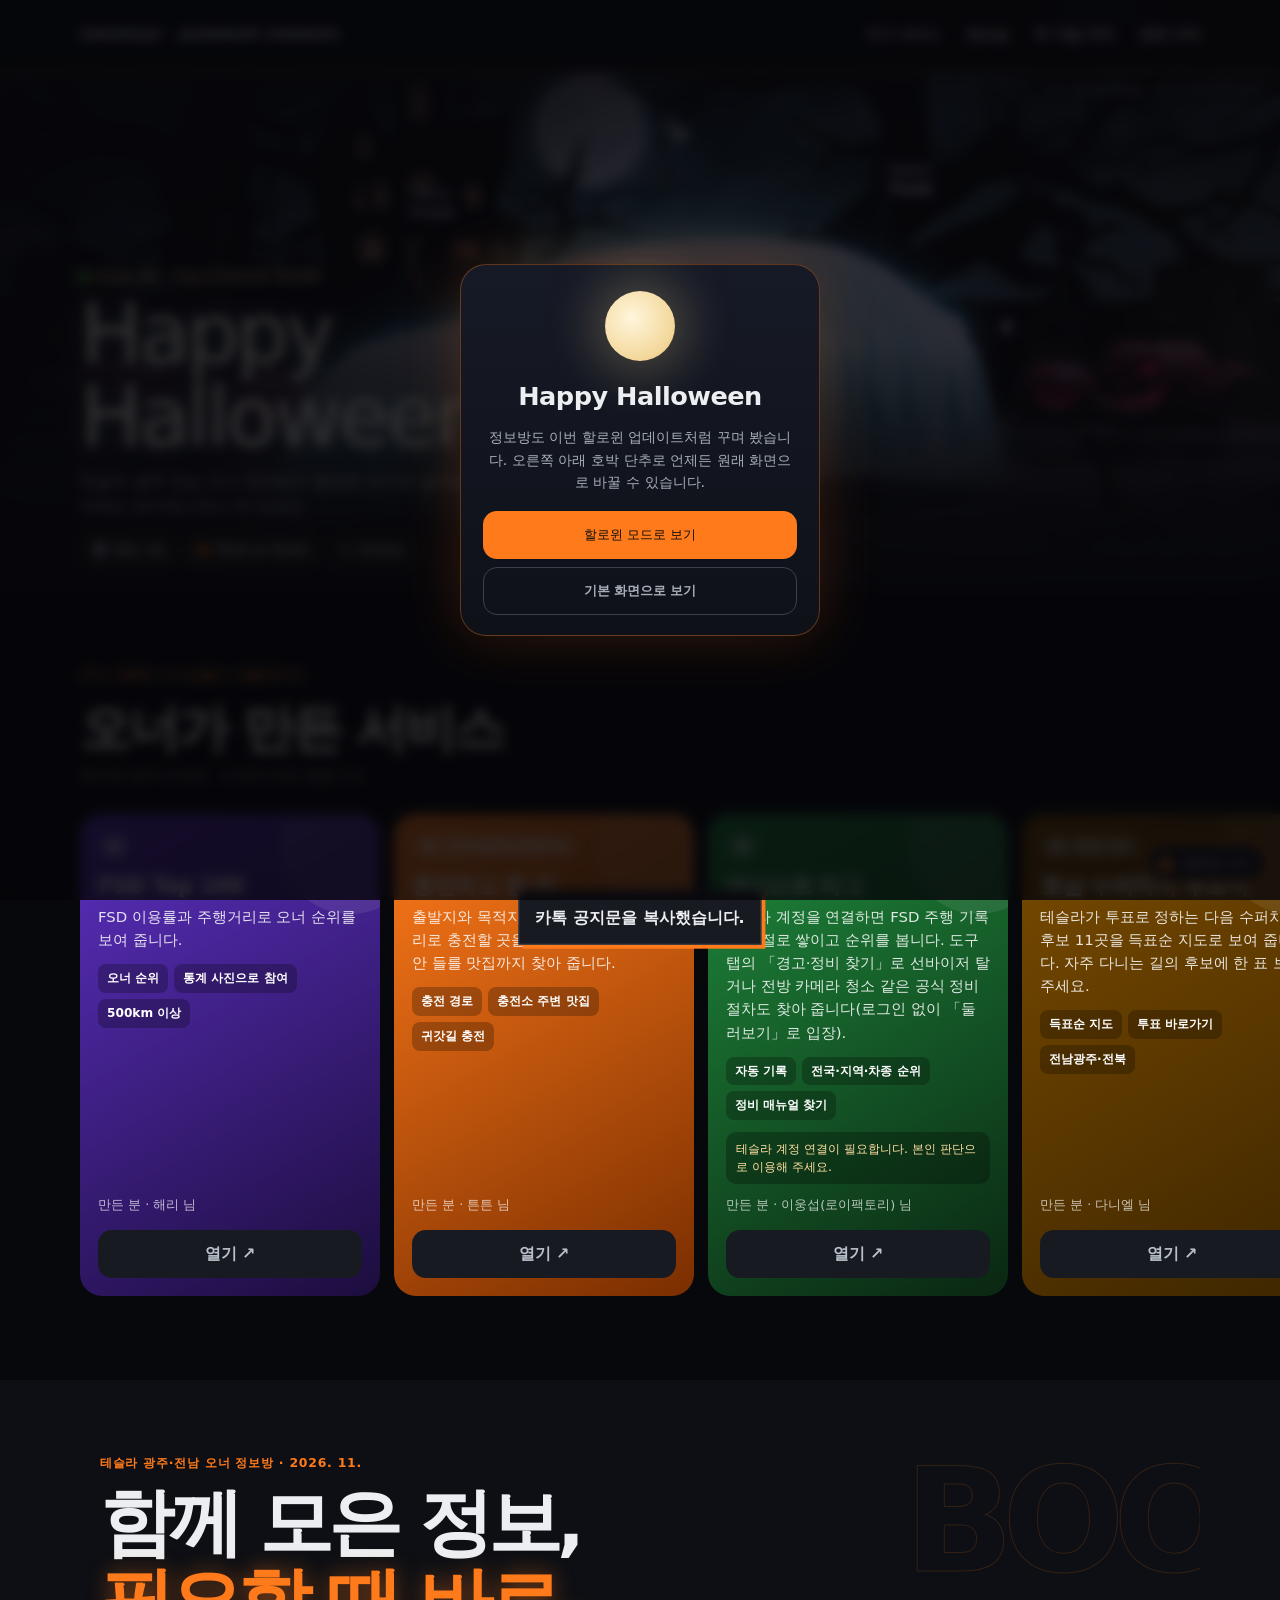
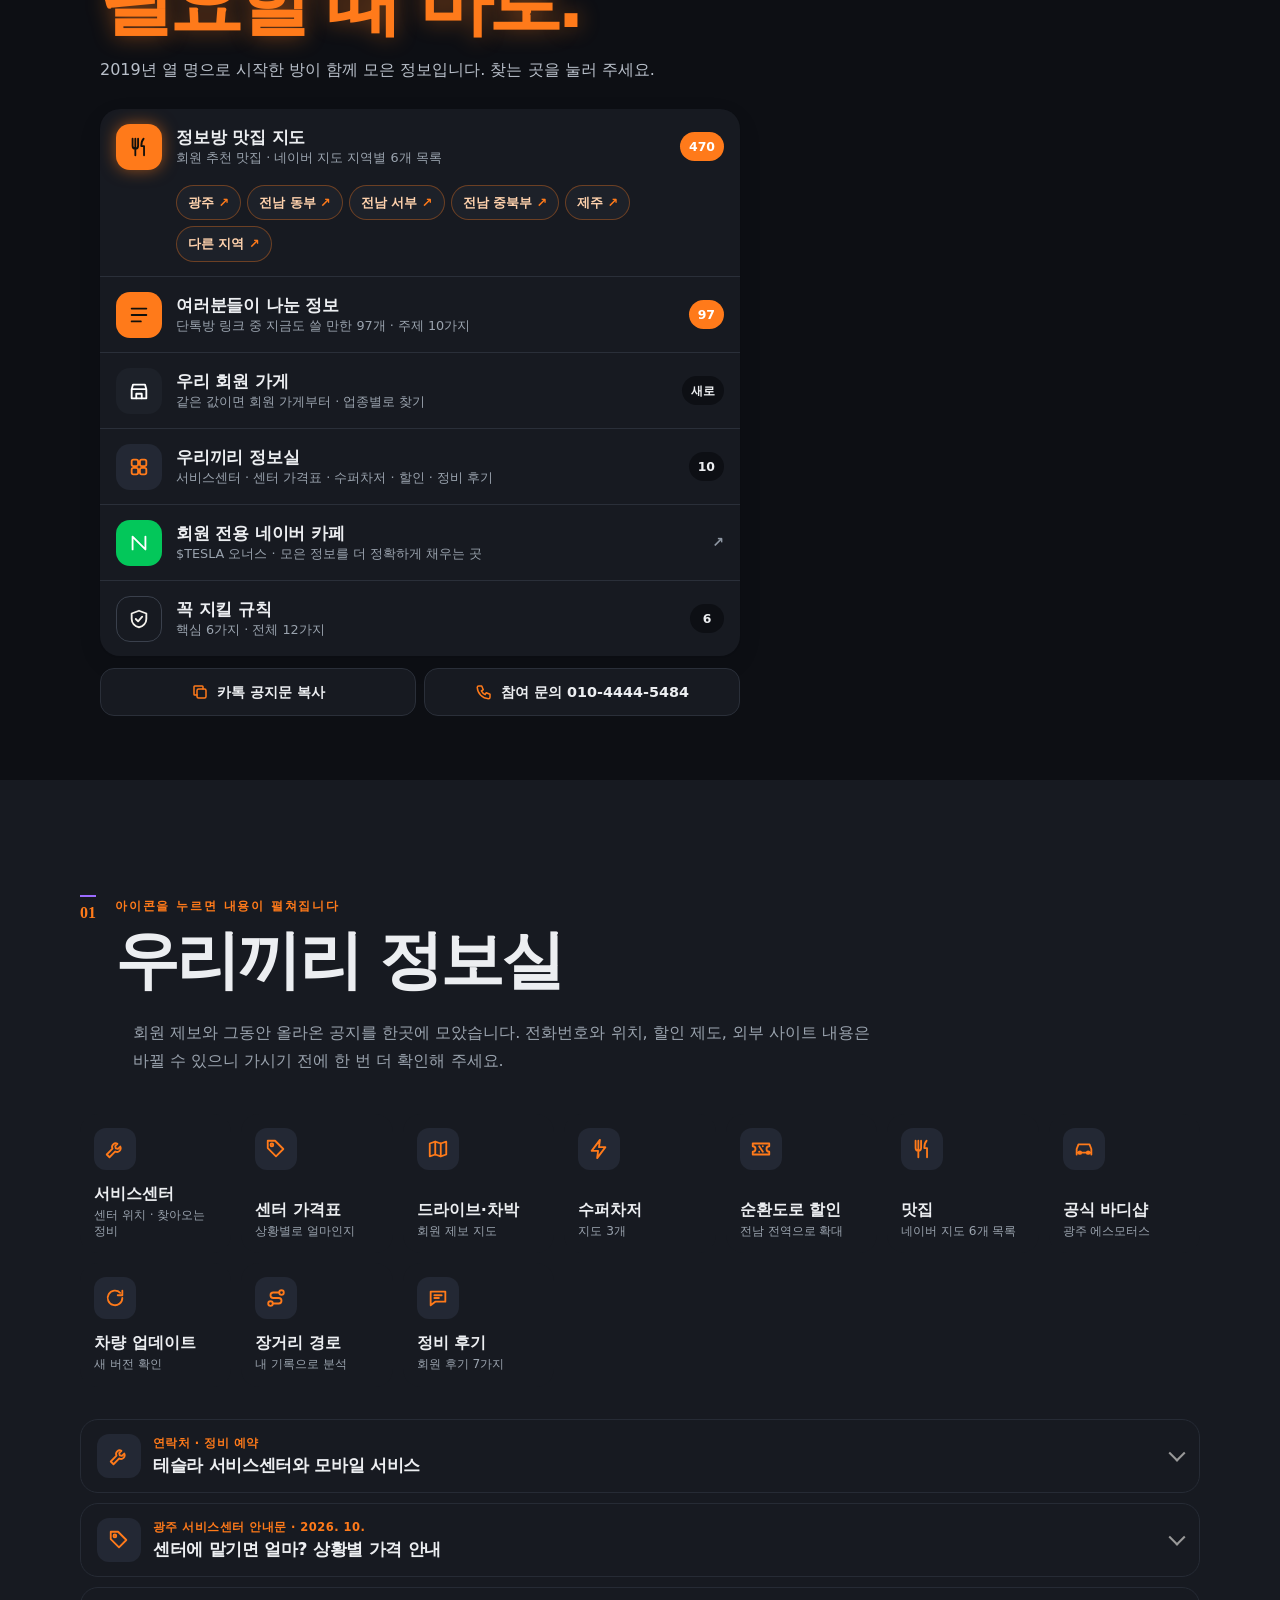
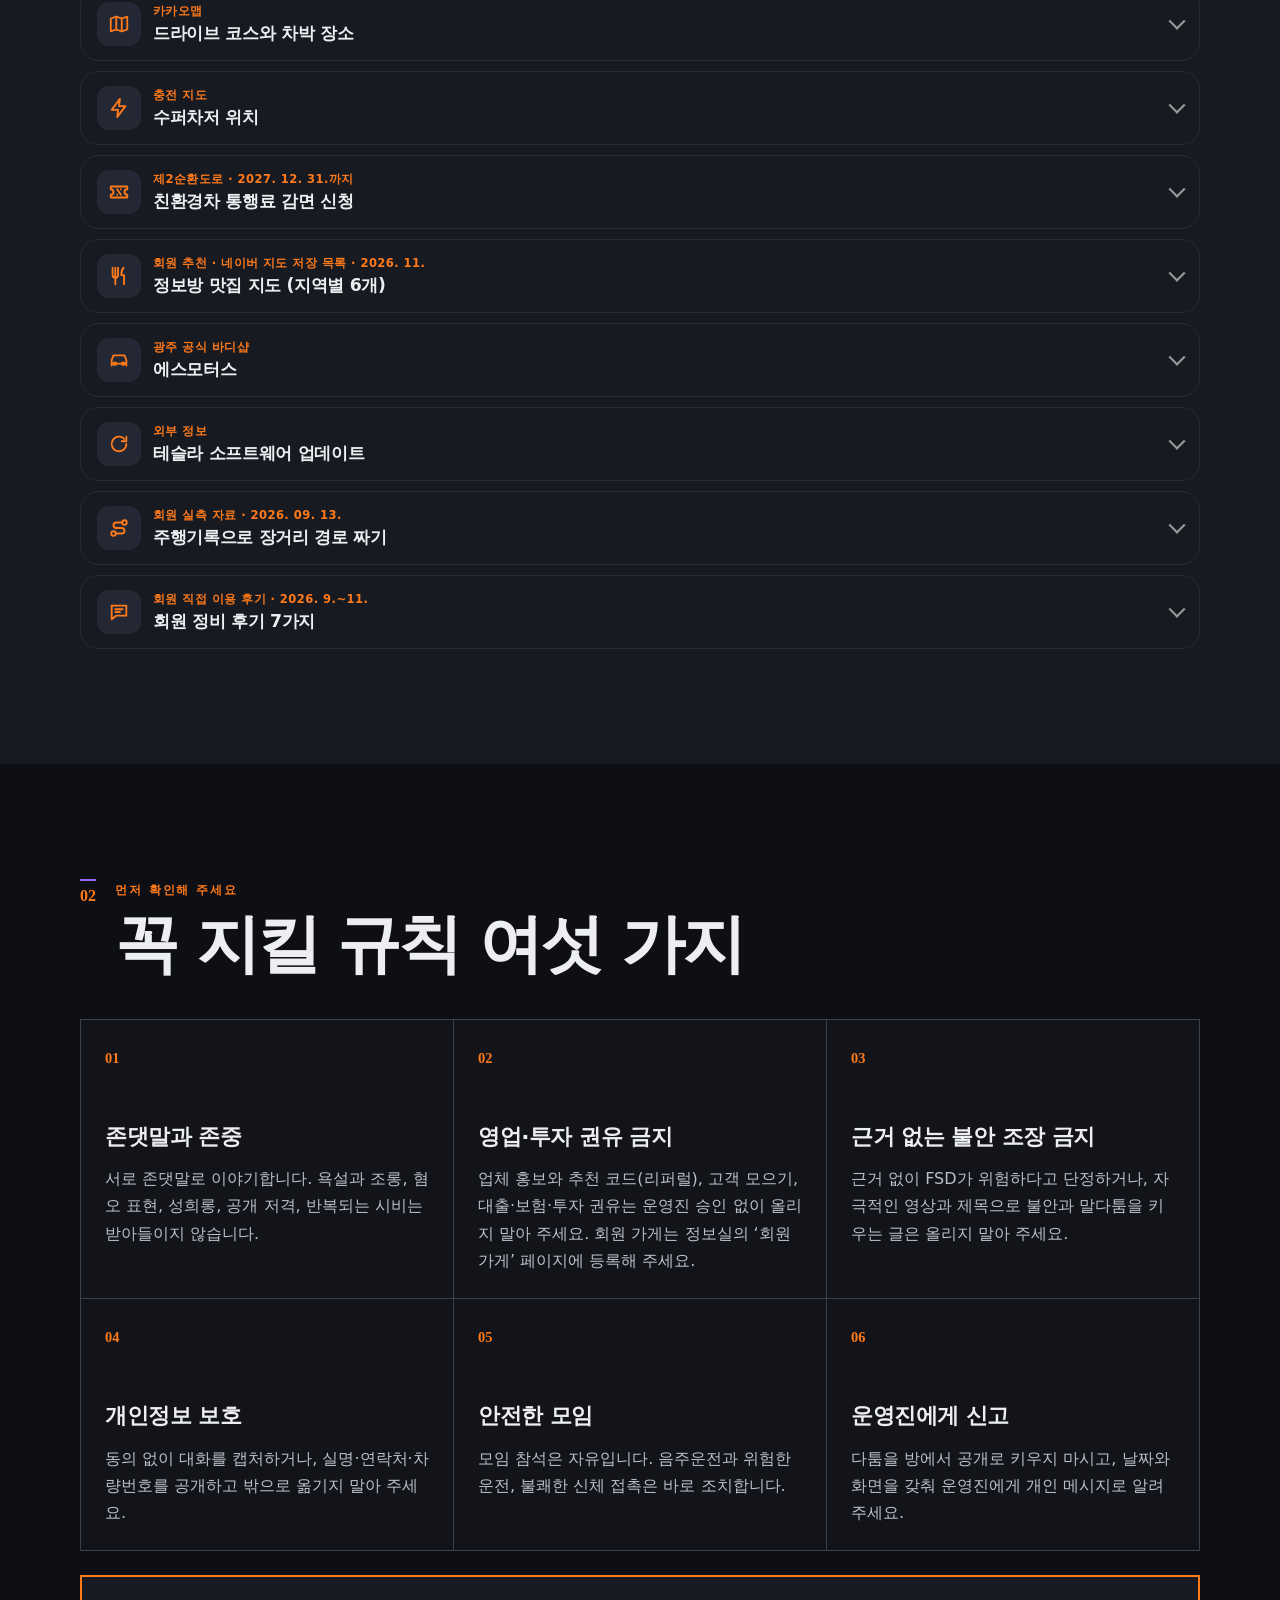
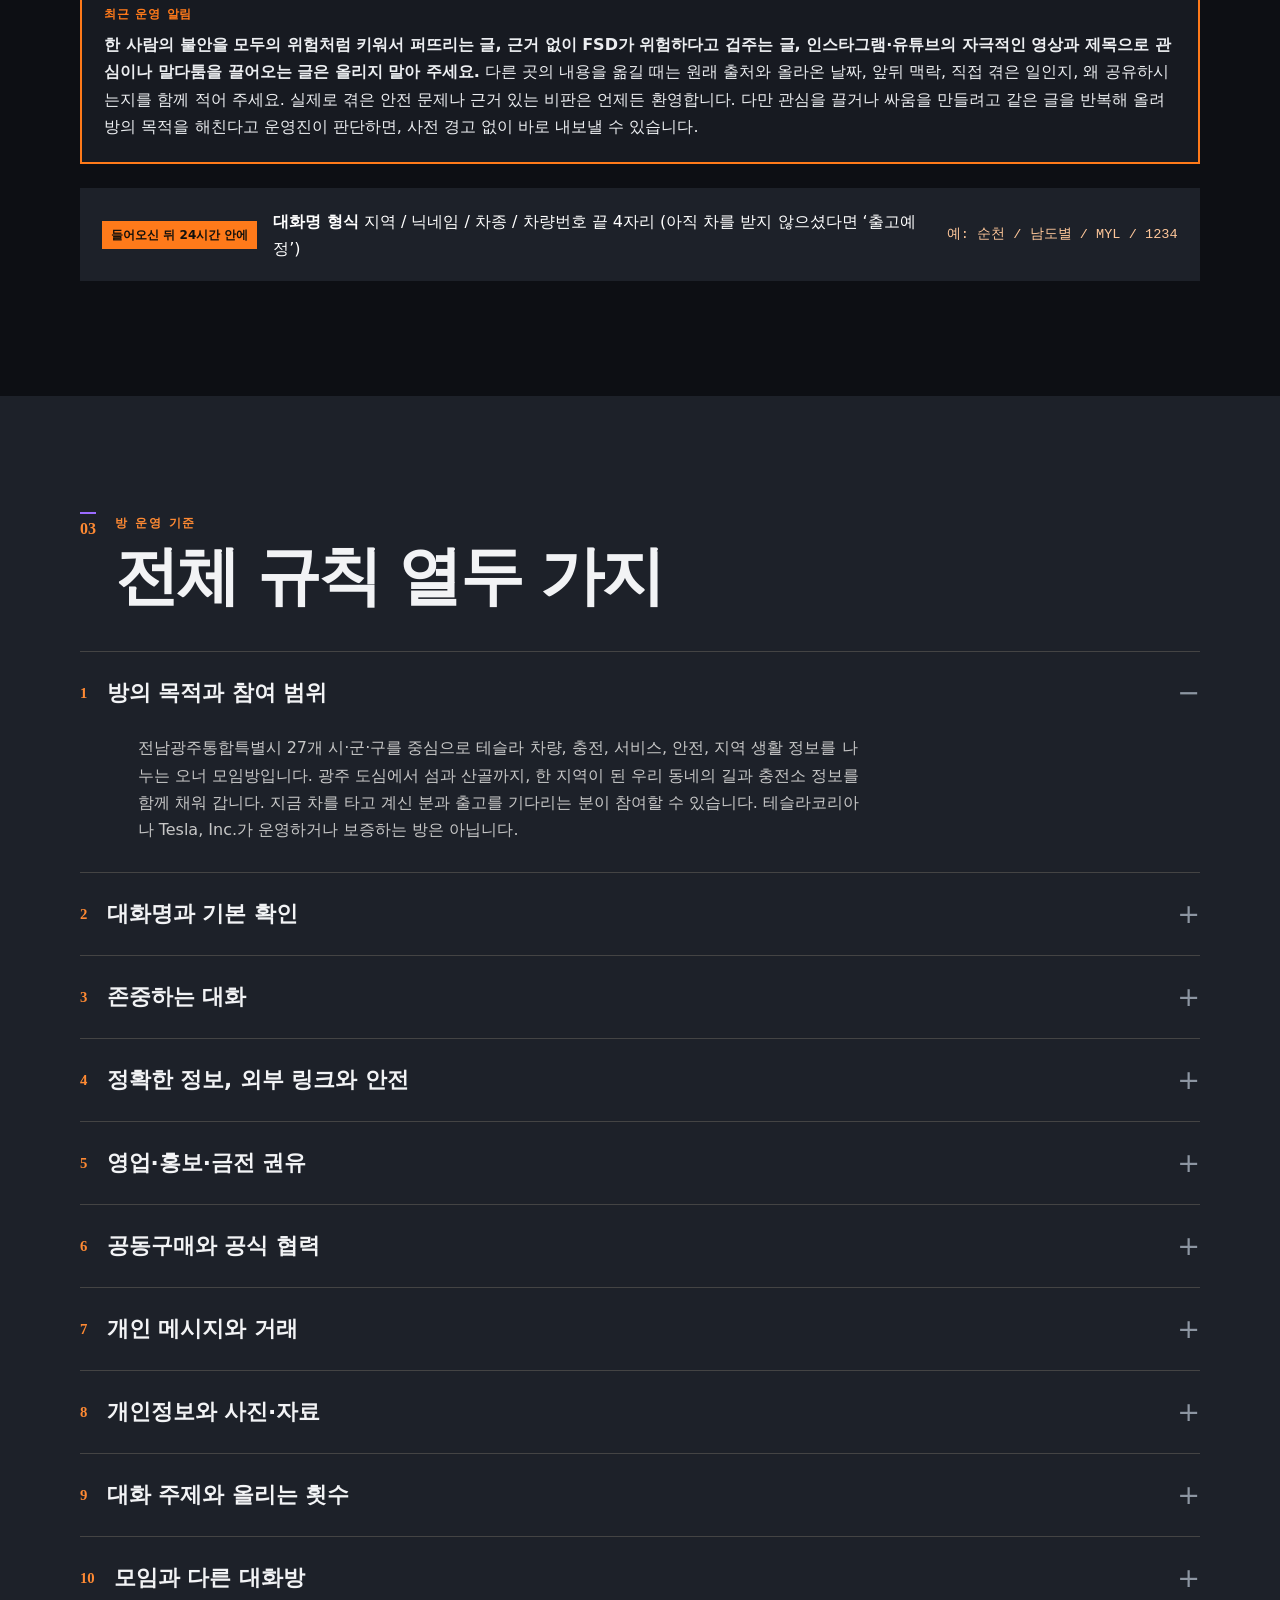
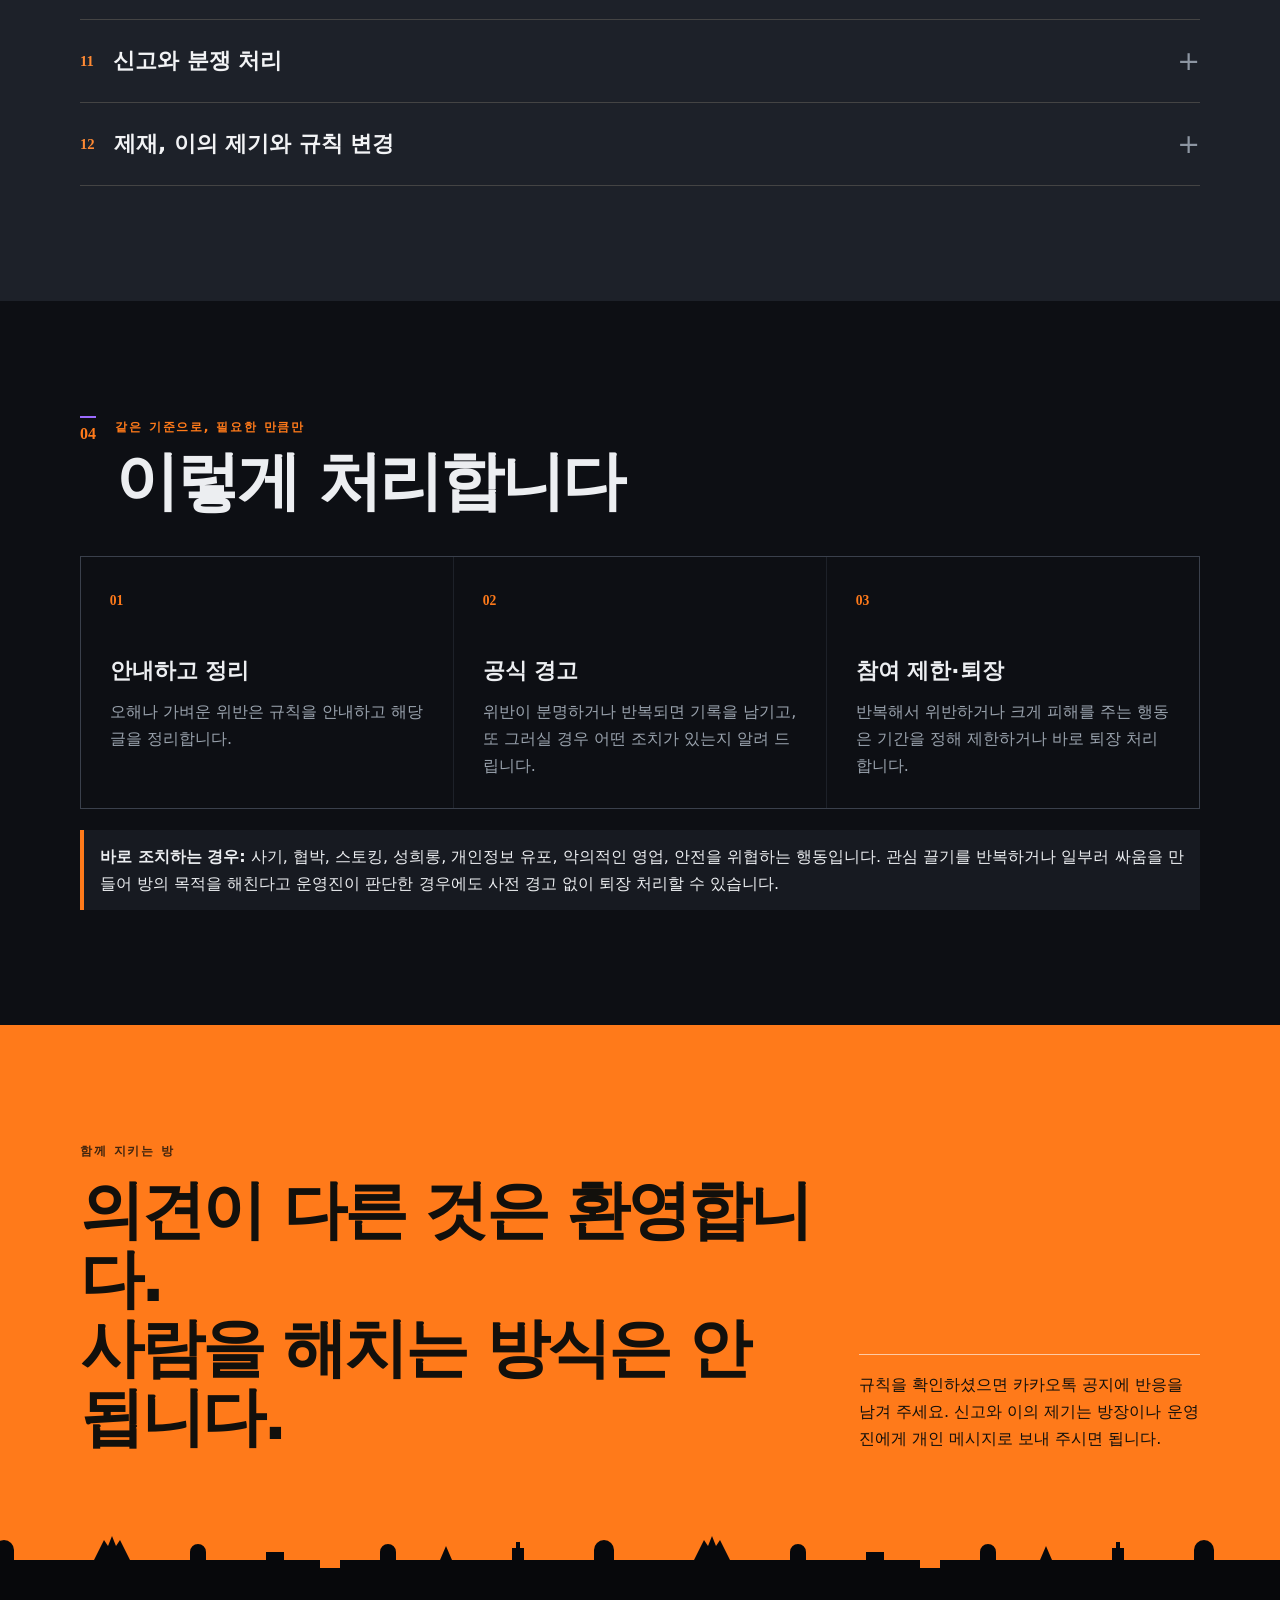
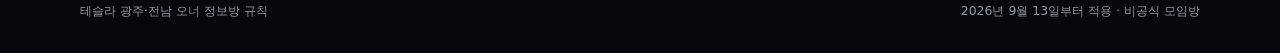
<file: index.html>
<!doctype html>
<html lang="ko">
<head>
  <meta charset="utf-8">
  <meta name="viewport" content="width=device-width, initial-scale=1">
  <meta name="theme-color" content="#111111">
  <meta name="robots" content="noindex, nofollow, noarchive">
  <meta name="description" content="테슬라 광주·전남 오너들이 함께 모은 생활 정보와 방 규칙">
  <title>테슬라 광주·전남 오너 정보방</title>
  <link rel="icon" type="image/svg+xml" href="data:image/svg+xml,%3Csvg xmlns='http://www.w3.org/2000/svg' viewBox='0 0 64 64'%3E%3Crect width='64' height='64' rx='16' fill='%23111'/%3E%3Cpath d='M35 7 17 36h13l-2 21 19-31H34z' fill='%23e82127'/%3E%3C/svg%3E">
  <link id="theme-css" rel="stylesheet" href="halloween.css?v=1105" data-base="styles.css?v=1105" data-hw="halloween.css?v=1105">
  <link rel="stylesheet" href="halloween-fx.css?v=1105">
  <script src="theme.js?v=1105"></script>
</head>
<body>
  <a class="skip-link" href="#main">본문으로 바로가기</a>

  <header class="site-header">
    <a class="brand" href="#top" aria-label="맨 위로 이동">
      <span>GWANGJU · JEONNAM OWNERS</span>
    </a>
    <nav aria-label="주요 메뉴">
      <a href="#apps">오너 서비스</a>
      <a href="#info">정보실</a>
      <a href="#quick">꼭 지킬 규칙</a>
      <a href="#rules">전체 규칙</a>
    </nav>
  </header>

  <main id="main">
    <section class="hw-hero" aria-label="할로윈 모드">
      <video class="hw-hero-media" src="hero-halloween.mp4?v=1105" poster="hero-halloween-poster.jpg?v=1105" autoplay muted loop playsinline preload="auto" aria-label="번개 치는 유령의 집과 보름달 아래 묘지에서 유령 시트를 뒤집어쓴 차"></video>
      <div class="hw-hero-copy">
        <p class="hw-hero-tag"><span class="hw-ok"></span>2026.38 · HALLOWEEN MODE</p>
        <p class="hw-hero-title" role="heading" aria-level="2">Happy Halloween</p>
        <p class="hw-hero-lead">테슬라 광주·전남 오너 정보방도 할로윈 모드로 갈아입었습니다. 내 차에도 토이박스에서 켜 보세요.</p>
        <div class="hw-hero-chips"><span>👻 유령 시트</span><span>🎃 Trick or Treat</span><span>🦇 라이트쇼</span></div>
      </div>
      <p class="hw-hero-src">영상 · <a href="https://youtu.be/2cNoqxqrFsc" target="_blank" rel="noopener noreferrer">Sergiu Mogan</a> · 테슬라 2026.38.3 화면</p>
    </section>
    <section class="section svc-section" id="apps">
      <div class="svc-head">
        <p class="kicker">우리 단톡방 오너님들이 만들었어요</p>
        <h2>오너가 만든 서비스</h2>
        <p>옆으로 넘겨 보세요. 누르면 바로 열립니다.</p>
      </div>
      <div class="svc-rail" tabindex="0" aria-label="오너가 만든 서비스 목록">
        <article class="svc svc-b">
          <p class="svc-type">웹</p>
          <h3>FSD Top 100</h3>
          <p class="svc-what">FSD 이용률과 주행거리로 오너 순위를 보여 줍니다.</p>
          <div class="svc-chips"><span>오너 순위</span><span>통계 사진으로 참여</span><span>500km 이상</span></div>
          <p class="svc-who">만든 분 · 해리 님</p>
          <a class="svc-go" href="https://fsd-top100.vercel.app/" target="_blank" rel="noopener noreferrer">열기 ↗</a>
        </article>
        <article class="svc svc-a">
          <p class="svc-type">웹 · 전국 NACS 충전지도</p>
          <h3>충전하고 한 끼</h3>
          <p class="svc-what">출발지와 목적지만 넣으면 남은 주행거리로 충전할 곳을 짜 주고, 충전하는 동안 들를 맛집까지 찾아 줍니다.</p>
          <div class="svc-chips"><span>충전 경로</span><span>충전소 주변 맛집</span><span>귀갓길 충전</span></div>
          <p class="svc-who">만든 분 · 튼튼 님</p>
          <a class="svc-go" href="https://yluby-a11y.github.io/nacs-map/" target="_blank" rel="noopener noreferrer">열기 ↗</a>
        </article>
        <article class="svc svc-c">
          <p class="svc-type">웹</p>
          <h3>어시스트 리그</h3>
          <p class="svc-what">테슬라 계정을 연결하면 FSD 주행 기록이 저절로 쌓이고 순위를 봅니다. 도구 탭의 「경고·정비 찾기」로 선바이저 탈거나 전방 카메라 청소 같은 공식 정비 절차도 찾아 줍니다(로그인 없이 「둘러보기」로 입장).</p>
          <div class="svc-chips"><span>자동 기록</span><span>전국·지역·차종 순위</span><span>정비 매뉴얼 찾기</span></div>
          <p class="svc-warn">테슬라 계정 연결이 필요합니다. 본인 판단으로 이용해 주세요.</p><p class="svc-who">만든 분 · 이웅섭(로이팩토리) 님</p>
          <a class="svc-go" href="https://assistleague.app/" target="_blank" rel="noopener noreferrer">열기 ↗</a>
        </article>
        <article class="svc svc-e">
          <p class="svc-type">웹 · 투표 지도</p>
          <h3>호남 수퍼차저 후보지</h3>
          <p class="svc-what">테슬라가 투표로 정하는 다음 수퍼차저 후보 11곳을 득표순 지도로 보여 줍니다. 자주 다니는 길의 후보에 한 표 보태 주세요.</p>
          <div class="svc-chips"><span>득표순 지도</span><span>투표 바로가기</span><span>전남광주·전북</span></div>
          <p class="svc-who">만든 분 · 다니엘 님</p>
          <a class="svc-go" href="https://1show-design.github.io/supercharger-honam/" target="_blank" rel="noopener noreferrer">열기 ↗</a>
        </article>
        <article class="svc svc-d">
          <p class="svc-type">정보방</p>
          <h3>장거리 경로 짜기</h3>
          <p class="svc-what">내 주행기록으로 실제 배터리 용량과 전비를 계산해, 수퍼차저 들를 곳을 정합니다.</p>
          <div class="svc-chips"><span>내 기록 분석</span><span>AI 프롬프트</span></div>
          <p class="svc-who">정보방 회원 실측 자료</p>
          <a class="svc-go" href="drivelog.html#try">열기 →</a>
        </article>
        <article class="svc svc-add">
          <p class="svc-type">함께 만들기</p>
          <h3>직접 만든 서비스가 있으세요?</h3>
          <p class="svc-what">테슬라 오너에게 도움이 되는 웹이나 앱을 만드셨다면 운영진에게 주소와 한 줄 소개를 보내 주세요. 여기에 함께 올립니다.</p>
          <p class="svc-who">추천 코드(리퍼럴)가 붙은 주소는 빼고 올립니다.</p>
        </article>
      </div>
    </section>

    <section class="hero hero2" id="top">
      <p class="hero2-eyebrow">테슬라 광주·전남 오너 정보방 · 2026. 11.</p>
      <h1 class="hero2-title">함께 모은 정보,<br><em>필요할 때 바로.</em></h1>
      <p class="hero2-lead">2019년 열 명으로 시작한 방이 함께 모은 정보입니다. 찾는 곳을 눌러 주세요.</p>

            <nav class="hero2-list" aria-label="바로가기">
        <a href="#food" data-open="food" class="h2row h2row-food">
          <i class="h2i h2i-red"><svg viewBox="0 0 24 24" aria-hidden="true"><path d="M5 3v8a3 3 0 0 0 6 0V3M8 3v18M17 3c-2 2-2.5 5-2.5 8h3V21"/></svg></i>
          <span class="h2t"><b>정보방 맛집 지도</b><small>회원 추천 맛집 · 네이버 지도 지역별 6개 목록</small></span>
          <em class="h2badge">470</em>
        </a>
        <div class="h2food-chips" aria-label="지역별 맛집 목록"><a href="https://map.naver.com/p/favorite/myPlace/folder/5fee1ecef98e4ca498db1ff7dc66e149" target="_blank" rel="noopener noreferrer">광주</a><a href="https://map.naver.com/p/favorite/myPlace/folder/df6e27f136d14c0a94c2154955b6cd87" target="_blank" rel="noopener noreferrer">전남 동부</a><a href="https://map.naver.com/p/favorite/myPlace/folder/f0d3c382080141ae81795d40a8eea46d" target="_blank" rel="noopener noreferrer">전남 서부</a><a href="https://map.naver.com/p/favorite/myPlace/folder/5a13d672ceb74a7f94298d79a60367a4" target="_blank" rel="noopener noreferrer">전남 중북부</a><a href="https://map.naver.com/p/favorite/myPlace/folder/fa38983691984b339abb63c3fb1fe658" target="_blank" rel="noopener noreferrer">제주</a><a href="https://map.naver.com/p/favorite/myPlace/folder/da6e7269ab6a4798bd40de7a91f99672" target="_blank" rel="noopener noreferrer">다른 지역</a></div>
        <a href="links.html" class="h2row">
          <i class="h2i h2i-red"><svg viewBox="0 0 24 24" aria-hidden="true"><path d="M4 5h16M4 12h16M4 19h10"/></svg></i>
          <span class="h2t"><b>여러분들이 나눈 정보</b><small>단톡방 링크 중 지금도 쓸 만한 97개 · 주제 10가지</small></span>
          <em class="h2badge">97</em>
        </a>
        <a href="shops.html" class="h2row">
          <i class="h2i h2i-dark"><svg viewBox="0 0 24 24" aria-hidden="true"><path d="M4 10l1.5-5h13L20 10M4 10v10h16V10M4 10h16"/><path d="M9 20v-5h6v5"/></svg></i>
          <span class="h2t"><b>우리 회원 가게</b><small>같은 값이면 회원 가게부터 · 업종별로 찾기</small></span>
          <em class="h2badge h2badge-ghost">새로</em>
        </a>
        <a href="#info" class="h2row">
          <i class="h2i h2i-paper"><svg viewBox="0 0 24 24" aria-hidden="true"><rect x="4" y="4" width="7" height="7" rx="2"/><rect x="13" y="4" width="7" height="7" rx="2"/><rect x="4" y="13" width="7" height="7" rx="2"/><rect x="13" y="13" width="7" height="7" rx="2"/></svg></i>
          <span class="h2t"><b>우리끼리 정보실</b><small>서비스센터 · 센터 가격표 · 수퍼차저 · 할인 · 정비 후기</small></span>
          <em class="h2badge h2badge-ghost">10</em>
        </a>
        <a href="https://cafe.naver.com/teslastocklife" target="_blank" rel="noopener noreferrer" class="h2row">
          <i class="h2i h2i-green"><svg viewBox="0 0 24 24" aria-hidden="true"><path d="M5 19V5l14 14V5"/></svg></i>
          <span class="h2t"><b>회원 전용 네이버 카페</b><small>$TESLA 오너스 · 모은 정보를 더 정확하게 채우는 곳</small></span>
          <em class="h2go">↗</em>
        </a>
        <a href="#quick" class="h2row">
          <i class="h2i h2i-line"><svg viewBox="0 0 24 24" aria-hidden="true"><path d="M12 3l8 3v6c0 4.5-3.4 8.2-8 9-4.6-.8-8-4.5-8-9V6z"/><path d="M8.5 12l2.5 2.5 4.5-5"/></svg></i>
          <span class="h2t"><b>꼭 지킬 규칙</b><small>핵심 6가지 · 전체 12가지</small></span>
          <em class="h2badge h2badge-ghost">6</em>
        </a>
      </nav>

      <div class="hero2-actions">
        <button class="h2btn" id="copyNotice" type="button"><svg viewBox="0 0 24 24" aria-hidden="true"><rect x="8" y="8" width="12" height="12" rx="2"/><path d="M16 8V5a1 1 0 0 0-1-1H5a1 1 0 0 0-1 1v10a1 1 0 0 0 1 1h3"/></svg>카톡 공지문 복사</button>
        <a class="h2btn" href="tel:01044445484"><svg viewBox="0 0 24 24" aria-hidden="true"><path d="M5 4h4l2 5-2.5 1.5a11 11 0 0 0 5 5L15 13l5 2v4a2 2 0 0 1-2 2A16 16 0 0 1 3 6a2 2 0 0 1 2-2"/></svg>참여 문의 010-4444-5484</a>
      </div>
    </section>

    <section class="section info-section" id="info">
      <div class="section-heading">
        <span class="section-number">01</span>
        <div>
          <p class="kicker">아이콘을 누르면 내용이 펼쳐집니다</p>
          <h2>우리끼리 정보실</h2>
        </div>
      </div>
      <p class="section-lead">회원 제보와 그동안 올라온 공지를 한곳에 모았습니다. 전화번호와 위치, 할인 제도, 외부 사이트 내용은 바뀔 수 있으니 가시기 전에 한 번 더 확인해 주세요.</p>

      <div class="info-tiles">
        <a href="#service" data-open="service"><i><svg viewBox="0 0 24 24" aria-hidden="true"><path d="M14.7 6.3a4 4 0 0 0-5.4 5.4L3 18l3 3 6.3-6.3a4 4 0 0 0 5.4-5.4l-2.5 2.5-2.4-.6-.6-2.4z"/></svg></i><strong>서비스센터</strong><small>센터 위치 · 찾아오는 정비</small></a>
        <a href="#price" data-open="price"><i><svg viewBox="0 0 24 24" aria-hidden="true"><path d="M20 12l-8 8-9-9V3h8z"/><circle cx="7.5" cy="7.5" r="1.5"/></svg></i><strong>센터 가격표</strong><small>상황별로 얼마인지</small></a>
        <a href="#drive" data-open="drive"><i><svg viewBox="0 0 24 24" aria-hidden="true"><path d="M9 4 3 6v14l6-2 6 2 6-2V4l-6 2-6-2z"/><path d="M9 4v14M15 6v14"/></svg></i><strong>드라이브·차박</strong><small>회원 제보 지도</small></a>
        <a href="#charging" data-open="charging"><i><svg viewBox="0 0 24 24" aria-hidden="true"><path d="M13 2 4 14h7l-1 8 9-12h-7z"/></svg></i><strong>수퍼차저</strong><small>지도 3개</small></a>
        <a href="#discount" data-open="discount"><i><svg viewBox="0 0 24 24" aria-hidden="true"><path d="M3 9V6h18v3a3 3 0 0 0 0 6v3H3v-3a3 3 0 0 0 0-6z"/><path d="M10 9l4 6M10 15h0M14 9h0"/></svg></i><strong>순환도로 할인</strong><small>전남 전역으로 확대</small></a>
        <a href="#food" data-open="food"><i><svg viewBox="0 0 24 24" aria-hidden="true"><path d="M5 3v8a3 3 0 0 0 6 0V3M8 3v18M17 3c-2 2-2.5 5-2.5 8h3V21"/></svg></i><strong>맛집</strong><small>네이버 지도 6개 목록</small></a>
        <a href="#bodyshop" data-open="bodyshop"><i><svg viewBox="0 0 24 24" aria-hidden="true"><path d="M4 16v-4l2-5h12l2 5v4M4 16h16M4 16v2M20 16v2"/><circle cx="7.5" cy="16" r="1.4"/><circle cx="16.5" cy="16" r="1.4"/></svg></i><strong>공식 바디샵</strong><small>광주 에스모터스</small></a>
        <a href="#updates" data-open="updates"><i><svg viewBox="0 0 24 24" aria-hidden="true"><path d="M20 12a8 8 0 1 1-2.3-5.7M20 4v5h-5"/></svg></i><strong>차량 업데이트</strong><small>새 버전 확인</small></a>
        <a href="#drivelog" data-open="drivelog"><i><svg viewBox="0 0 24 24" aria-hidden="true"><circle cx="6" cy="18" r="2.5"/><circle cx="18" cy="6" r="2.5"/><path d="M8.5 18H15a3 3 0 0 0 0-6H9a3 3 0 0 1 0-6h6.5"/></svg></i><strong>장거리 경로</strong><small>내 기록으로 분석</small></a>
        <a href="#review" data-open="review"><i><svg viewBox="0 0 24 24" aria-hidden="true"><path d="M4 5h16v11H9l-5 4z"/><path d="M8 9h8M8 12h5"/></svg></i><strong>정비 후기</strong><small>회원 후기 7가지</small></a>
      </div>

      <div class="info-cards">
        <details class="info-card" id="service">
          <summary><i><svg viewBox="0 0 24 24" aria-hidden="true"><path d="M14.7 6.3a4 4 0 0 0-5.4 5.4L3 18l3 3 6.3-6.3a4 4 0 0 0 5.4-5.4l-2.5 2.5-2.4-.6-.6-2.4z"/></svg></i><span><small>연락처 · 정비 예약</small><b>테슬라 서비스센터와 모바일 서비스</b></span></summary>
          <div class="info-card-body"><div class="contact-list"><a href="tel:0806171399"><span>기술지원 · 긴급출동</span><strong>080-617-1399</strong></a><a href="tel:0806171388"><span>대표번호</span><strong>080-617-1388</strong></a></div><p class="address"><b>광주 서비스센터</b> 전남광주특별시 남구 서문대로517번길 13 · 평일 8:30~17:30, 주말 휴무</p><a class="out-link" href="https://map.naver.com/p/search/%ED%85%8C%EC%8A%AC%EB%9D%BC%20%EA%B4%91%EC%A3%BC%20%EC%84%9C%EB%B9%84%EC%8A%A4%EC%84%BC%ED%84%B0" target="_blank" rel="noopener noreferrer">네이버 지도에서 보기 <span>↗</span></a>
            <p class="note-small"><span class="hw-ok"></span>2026. 11. 회원 제보 · 출고가 늘어 광주 센터 예약이 밀립니다. 원하는 시간은 2주쯤 전에 잡아야 하고, 앱 예약 화면에 광주가 안 보이면 새로 연 <b>전주 서비스센터</b>도 검색해 보세요. (친친·JIN 님)</p>
            <h4 class="info-subhead">모바일 서비스 · 기술자가 찾아오는 정비</h4>
            <p>센터에 가지 않아도, 테슬라 기술자가 집이나 회사 주차장으로 와서 점검하고 고쳐 줍니다. 예약은 Tesla 앱에서만 받습니다.</p>
            <ul class="plain-list"><li><strong>예약 방법</strong><span>Tesla 앱 → <b>정비</b> → 증상 고르기와 메모 → 받을 방식에서 <b>모바일 서비스</b> 선택 → 날짜·시간 선택. 모바일 선택지가 나오는 항목만 찾아옵니다. 메모는 예약 24시간 전까지 고칠 수 있습니다.</span></li><li><strong>주로 하는 일</strong><span>타이어·와이퍼·12V 배터리 교체, 간단한 부품 교체처럼 그 자리에서 끝나는 작업입니다. 차를 들어 올려야 하는 큰 수리는 센터로 가야 합니다. 정확한 가능 여부는 앱에 증상과 주소를 넣으면 나옵니다.</span></li><li><strong>당일 준비</strong><span>차 주변에 작업할 공간을 비워 두고, 앱 메모에 주차 위치와 출입 방법(동·층, 출입 비밀번호 등)을 적어 주세요. 기술자는 도착 후 15분 정도 기다렸다가 다음 일정으로 이동합니다. 그날은 소프트웨어 업데이트를 설치하지 마세요. 작업이 길어집니다.</span></li><li><strong>비용</strong><span>앱에 나온 견적대로 진행하고, 끝나면 앱 알림을 받고 앱에서 결제합니다.</span></li></ul></div>
        </details>
        <details class="info-card" id="price">
          <summary><i><svg viewBox="0 0 24 24" aria-hidden="true"><path d="M20 12l-8 8-9-9V3h8z"/><circle cx="7.5" cy="7.5" r="1.5"/></svg></i><span><small>광주 서비스센터 안내문 · 2026. 10.</small><b>센터에 맡기면 얼마? 상황별 가격 안내</b></span></summary>
          <div class="info-card-body"><p class="pg-lead">광주 서비스센터 안내문(2026년 10월 촬영)과 Tesla 공식 페이지를 그대로 옮기고, 낯선 말 밑에 <b>쉽게 말하면</b> 설명을 붙였습니다. 지금 내 상황을 고르세요.</p>
            <nav class="pg-chips" aria-label="상황 고르기">
              <a href="#pg-new">새 차 받는 날</a><a href="#pg-care">정기 관리</a><a href="#pg-ac">에어컨 냄새</a><a href="#pg-check">점검받기</a><a href="#pg-tire">타이어 교체</a><a href="#pg-free">보증과 유상</a><a href="#pg-book">예약·방문</a>
            </nav>
            <p class="pg-note">가격은 표시가 없으면 부가세 포함입니다. 차종과 시기에 따라 달라질 수 있으니 예약 전에 Tesla 앱 견적을 꼭 확인해 주세요.</p>

            <section class="pg-sec" id="pg-new">
              <p class="pg-tag">새 차 받는 날 · 안내문 「신차 데미지 접수 안내」</p>
              <h4>차 받는 그날, 한 바퀴 둘러보세요</h4>
              <ul class="pg-plain">
                <li><b>접수 가능 범위 · 외력에 의한 손상을 제외한, 제작 중 발생한 결함</b><p class="pg-easy">쉽게 말하면: 부딪히거나 긁어서 생긴 것은 안 되고, 공장에서 만들 때 생긴 문제만 받습니다.</p></li>
                <li><b>접수 기간 · 인도일 당일 접수, 불가피한 경우 인도일 익일까지만</b><p class="pg-easy">쉽게 말하면: 차를 받은 그날 말해야 합니다. 어쩔 수 없을 때만 다음 날까지 받습니다. 며칠 지나면 타다가 생긴 것과 구분이 안 되기 때문입니다.</p></li>
                <li><b>조치 기간 · 인도일로부터 60일 이내 입고, 60일 이후 입고 시 조치 불가능</b><p class="pg-easy">쉽게 말하면: 접수해 둔 문제는 받은 날부터 60일 안에 센터에 맡겨야 고쳐 줍니다.</p></li>
              </ul>
              <ul class="pg-yn">
                <li><b>도장</b><p class="pg-easy">차에 칠한 페인트입니다.</p><span class="ok">조치 가능 · 도장 면 이물질, 페인트 흐름</span><small>칠할 때 같이 굳은 먼지, 페인트가 흘러내린 자국</small><span class="no">조치 불가능 · 스월마크, 스크래치, 스톤칩</span><small>세차하며 생기는 잔 긁힘, 긁힌 자국, 달리다 돌이 튀어 찍힌 자국</small></li>
                <li><b>유리</b><p class="pg-easy">앞유리·창문·지붕 유리입니다.</p><span class="ok">조치 가능 · 유리 내부 이물질</span><small>유리 안쪽에 낀 먼지나 이물질</small><span class="no">조치 불가능 · 유리 손상</span><small>깨지거나 금 간 것</small></li>
                <li><b>실외 몰딩</b><p class="pg-easy">차 바깥에 붙은 장식 테두리입니다.</p><span class="ok">조치 가능 · 몰딩 장착 불량</span><small>제대로 안 붙어 있거나 들뜬 것</small><span class="no">조치 불가능 · 몰딩 찍힘</span><small>무언가에 찍힌 자국</small></li>
                <li><b>실내 트림</b><p class="pg-easy">실내 문짝·대시보드 등을 덮은 마감재입니다.</p><span class="ok">조치 가능 · 트림 장착 불량</span><small>제대로 안 끼워져 틈이 벌어진 것</small><span class="no">조치 불가능 · 오염, 주름</span><small>얼룩이 묻은 것, 가죽·천이 접힌 자국</small></li>
                <li><b>휠 및 타이어</b><p class="pg-easy">바퀴 금속 부분(휠)과 고무 부분(타이어)입니다.</p><span class="ok">조치 가능 · 휠 커버 장착불량</span><small>휠 덮개가 잘못 끼워진 것</small><span class="no">조치 불가능 · 펑크, 편마모</span><small>구멍 난 것, 한쪽만 닳은 것</small></li>
              </ul>
              <p class="pg-tip">증상이 보이는 사진·영상(증빙자료)을 함께 내야 합니다. 썬팅·PPF처럼 <b>T 스타일랩이 아닌 외부 업체</b>에서 작업하다 생긴 손상은 받아 주지 않으니, 받은 날 먼저 확인하고 나서 외부 작업을 맡기세요.</p>
              <p class="pg-src"><b>출처</b><a href="src-tesla-new-car-damage.jpg" target="_blank" rel="noopener noreferrer">센터 안내문 「신차 데미지 접수 안내」 (사진)</a> · <a href="https://www.tesla.com/ko_kr/support/vehicle-warranty" target="_blank" rel="noopener noreferrer">Tesla 차량 보증 안내</a></p>
            </section>

            <section class="pg-sec" id="pg-care">
              <p class="pg-tag">정기 관리 · 센터 가격 + 공식 매뉴얼 주기</p>
              <h4>때 되면 챙기면 좋은 것</h4>
              <ul class="pg-list">
                <li class="pg-item"><div><b>타이어 위치 교환</b><p class="pg-easy">쉽게 말하면: 앞뒤 타이어 자리를 바꿔 고르게 닳게 합니다. 타이어를 더 오래 씁니다.</p><span class="pg-when">10,000km마다, 또는 트레드 깊이 차이 1.5mm 이상일 때(트레드 = 타이어 홈)</span></div><strong>51,480원~</strong></li>
                <li class="pg-item"><div><b>브레이크 액 점검</b><p class="pg-easy">쉽게 말하면: 브레이크를 밟을 때 힘을 전하는 기름의 상태를 봅니다. 제동력이 떨어지거나 밀리는 것을 막습니다.</p><span class="pg-when">4년 또는 80,000km마다 · 찾아가는 모바일 서비스로도 가능</span></div><strong>17,160원</strong></li>
                <li class="pg-item"><div><b>공기압 보충</b><p class="pg-easy">쉽게 말하면: 타이어에 바람을 넣습니다. 바람이 빠지면 타이어가 상하고 갈 수 있는 거리도 줄어듭니다.</p><span class="pg-when">화면에 타이어 공기압 표시등(!)이 켜질 때</span></div><strong>7,150원</strong></li>
                <li class="pg-item"><div><b>휠 얼라인먼트</b><p class="pg-easy">쉽게 말하면: 네 바퀴가 똑바로 굴러가도록 각도를 맞춥니다.</p><span class="pg-when">핸들이 한쪽으로 쏠리거나 타이어가 한쪽만 닳을 때</span></div><strong>128,700원~<small>모델3·Y 기준</small></strong></li>
                <li class="pg-item"><div><b>워셔액</b><p class="pg-easy">쉽게 말하면: 앞유리를 닦는 물입니다. 직접 채워도 됩니다.</p></div><strong>3,300원</strong></li>
              </ul>
              <p class="pg-tip"><b>공식 매뉴얼의 정비 주기</b>(센터 가격 안내는 없음) · 실내 에어 필터 2년마다 · HEPA·카본 필터 3년마다(모델Y) · 와이퍼 블레이드 매년 · 브레이크 캘리퍼 세척은 겨울에 염화칼슘을 뿌리는 지역이면 매년 또는 20,000km마다. 배터리 냉각수는 대부분 바꿀 필요가 없고, 브레이크 오일은 직접 보충하지 않습니다.</p>
              <div class="link-stack"><a href="https://www.tesla.com/ownersmanual/model3/ko_kr/GUID-E95DAAD9-646E-4249-9930-B109ED7B1D91.html" target="_blank" rel="noopener noreferrer"><span>모델3 유지보수 정비 주기</span><b>공식 ↗</b></a><a href="https://www.tesla.com/ownersmanual/modely/ko_kr/GUID-E95DAAD9-646E-4249-9930-B109ED7B1D91.html" target="_blank" rel="noopener noreferrer"><span>모델Y 유지보수 정비 주기</span><b>공식 ↗</b></a><a href="https://service.tesla.com/docs/Public/diy/modely/ko_kr/GUID-A84FDD77-7A8C-42F6-9385-E3F9CEE245A4.html" target="_blank" rel="noopener noreferrer"><span>모델Y 직접 정비(DIY) 안내</span><b>공식 ↗</b></a></div>
              <p class="pg-src"><b>출처</b><a href="src-tesla-paid-service.jpg" target="_blank" rel="noopener noreferrer">센터 안내문 「Tesla 유상 서비스 안내」 (사진)</a> · <a href="src-tesla-tire.jpg" target="_blank" rel="noopener noreferrer">센터 안내문 「추천 점검 항목」 (사진)</a> · <a href="https://www.tesla.com/ownersmanual/model3/ko_kr/GUID-E95DAAD9-646E-4249-9930-B109ED7B1D91.html" target="_blank" rel="noopener noreferrer">모델3 정비 주기</a> · <a href="https://www.tesla.com/ownersmanual/modely/ko_kr/GUID-E95DAAD9-646E-4249-9930-B109ED7B1D91.html" target="_blank" rel="noopener noreferrer">모델Y 정비 주기</a></p>
            </section>

            <section class="pg-sec" id="pg-ac">
              <p class="pg-tag">에어컨 냄새</p>
              <h4>에어컨에서 퀴퀴한 냄새가 날 때</h4>
              <p>에어컨 속은 늘 축축해서 세균과 곰팡이가 생기기 쉽습니다. 가벼운 냄새면 Opt 1~3, 오래된 냄새면 증발기 세척을 생각해 보세요.</p>
              <ul class="pg-list">
                <li class="pg-item"><div><b>Opt 1. Airco Clean · 공조장치 살균/탈취</b><p class="pg-easy">쉽게 말하면: 에어컨 바람이 지나는 길(공조장치) 속 세균을 줄이고 냄새를 잡습니다.</p><span class="pg-when pg-time">약 60분</span></div><strong>89,800원</strong></li>
                <li class="pg-item"><div><b>Opt 2. Air Purifier · 공조기 탈취/정화</b><p class="pg-easy">쉽게 말하면: 바람에서 나는 냄새를 없애는 데 집중합니다.</p><span class="pg-when pg-time">약 50분</span></div><strong>95,800원</strong></li>
                <li class="pg-item"><div><b>Opt 3. Airco Clean + Air Purifier</b><p class="pg-easy">쉽게 말하면: 1번과 2번을 한 번에 합니다.</p><span class="pg-when pg-time">약 70분</span></div><strong>132,800원</strong></li>
                <li class="pg-item"><div><b>증발기 세척 서비스</b><p class="pg-easy">쉽게 말하면: 에어컨 안에서 찬 바람을 만드는 부품(증발기)을 고압 분사, 즉 센 물줄기로 씻어 세균·곰팡이·오염물을 없앱니다. 독성 향료와 알레르기 유발 성분은 쓰지 않는다고 안내합니다. 가장 깊은 청소입니다.</p><span class="pg-when">냄새가 오래가거나 위 방법으로 안 잡힐 때</span></div><strong>142,000원<small>부가세 별도 · 포함 156,200원</small></strong></li>
              </ul>
              <p class="pg-tip">안내문: "해당 살균/탈취는 에어컨 필터 교체와 함께 진행되면 효과가 더욱 좋습니다." 실내 에어 필터는 공식 매뉴얼상 2년마다 교체합니다.</p>
              <p class="pg-src"><b>출처</b><a href="src-tesla-airco.jpg" target="_blank" rel="noopener noreferrer">센터 안내문 「Airco Clean·Air Purifier」 (사진)</a> · <a href="src-tesla-evaporator.jpg" target="_blank" rel="noopener noreferrer">센터 안내문 「증발기 세척 서비스」 (사진)</a> · <a href="https://www.tesla.com/ownersmanual/modely/ko_kr/GUID-E95DAAD9-646E-4249-9930-B109ED7B1D91.html" target="_blank" rel="noopener noreferrer">실내 에어 필터 교체 주기</a></p>
            </section>

            <section class="pg-sec" id="pg-check">
              <p class="pg-tag">점검받기 · 안내문 「차량 점검 리스트」</p>
              <h4>내 차 상태를 확인하고 싶을 때</h4>
              <ul class="pg-list">
                <li class="pg-item"><div><b>차량 일반 점검</b><p class="pg-easy">쉽게 말하면: 서스펜션(바닥 충격을 받아 주는 장치)과 공조 시스템(에어컨·히터)을 기본으로 봅니다.</p><span class="pg-when">보증 만료 전 점검이 필요하거나 정기 점검을 원할 때</span></div><strong>85,800원</strong></li>
                <li class="pg-item"><div><b>차량 정밀 점검</b><p class="pg-easy">쉽게 말하면: 일반 점검에 고전압 배터리(차를 움직이는 큰 배터리)와 열관리 시스템(배터리 온도를 맞추는 장치)까지 봅니다.</p><span class="pg-when">정밀 점검이 필요하거나 중고차 거래 전후</span></div><strong>143,000원</strong></li>
                <li class="pg-item"><div><b>고전압 배터리 일반 점검</b><p class="pg-easy">쉽게 말하면: 차 바닥의 큰 배터리 겉모습과 냉각 라인(배터리를 식히는 관)을 봅니다.</p><span class="pg-when">경미한 충격 후, 외부 수리 후</span></div><strong>85,800원</strong></li>
                <li class="pg-item"><div><b>고전압 배터리 정밀 점검</b><p class="pg-easy">쉽게 말하면: 일반 점검에 기밀성(물이 스며들지 않는지)과 절연 저항(전기가 새지 않는지)까지 재 봅니다.</p><span class="pg-when">충격 후, 중대한 외부 수리 후</span></div><strong>143,000원</strong></li>
              </ul>
              <p class="pg-tip"><b>차량 점검 및 진단 비용</b> · 정비 작업 없이 점검(고장 원인 진단)만 해도 비용이 나옵니다(자동차관리법 제65조, 시행규칙 제137조). 계산은 <b>표준 정비 시간 × 시간당 공임 143,000원</b>입니다. 쉽게 말하면: 그 작업에 정해진 시간만큼 1시간에 143,000원을 받습니다. 예를 들어 30분짜리면 71,500원입니다.</p>
              <p class="pg-src"><b>출처</b><a href="src-tesla-paid-service.jpg" target="_blank" rel="noopener noreferrer">센터 안내문 「차량 점검 리스트」 (사진)</a> · <a href="https://www.law.go.kr/법령/자동차관리법" target="_blank" rel="noopener noreferrer">자동차관리법 제65조</a> · <a href="https://www.law.go.kr/법령/자동차관리법시행규칙" target="_blank" rel="noopener noreferrer">같은 법 시행규칙 제137조</a></p>
            </section>

            <section class="pg-sec" id="pg-tire">
              <p class="pg-tag">타이어 교체 · 안내문 「Tesla 전용 타이어」</p>
              <h4>타이어를 새로 바꿀 때</h4>
              <ul class="pg-list">
                <li class="pg-item"><div><b>Model 3 · 18인치</b><p class="pg-easy">한국타이어 VENTUS S1 AS</p></div><strong>198,000원<small>1개 · 장착 공임 별도</small></strong></li>
                <li class="pg-item"><div><b>Model Y · 19인치</b><p class="pg-easy">금호타이어 MAJESTY 9 SOLUS</p></div><strong>214,500원<small>1개 · 장착 공임 별도</small></strong></li>
              </ul>
              <p class="pg-tip">안내문: "트레드 깊이가 3mm 미만이거나 마모 한계선이 보이기 전에 교체를 권장합니다." 쉽게 말하면: 타이어 홈 깊이가 3mm보다 얕아지기 전, 홈 속 작은 턱(마모 한계선)이 드러나기 전에 바꾸세요. 다른 Tesla 전용 타이어도 어드바이저에게 문의하면 살 수 있습니다.</p>
              <div class="link-stack"><a href="https://www.tesla.com/ownersmanual/modely/ko_kr/GUID-94F63B13-EA2C-45D9-83AB-5DCA6295D587.html" target="_blank" rel="noopener noreferrer"><span>타이어 관리 및 정비 (모델Y 매뉴얼)</span><b>공식 ↗</b></a></div>
              <p class="pg-src"><b>출처</b><a href="src-tesla-tire.jpg" target="_blank" rel="noopener noreferrer">센터 안내문 「Tesla 전용 타이어」 (사진)</a> · <a href="https://www.tesla.com/ownersmanual/modely/ko_kr/GUID-94F63B13-EA2C-45D9-83AB-5DCA6295D587.html" target="_blank" rel="noopener noreferrer">타이어 관리 및 정비 (매뉴얼)</a></p>
            </section>

            <section class="pg-sec" id="pg-free">
              <p class="pg-tag">보증과 유상 · 안내문 「자주 문의 주시는 보증 제외 사항」</p>
              <h4>무상 보증이 되는 것, 안 되는 것</h4>
              <ul class="pg-plain">
                <li><b>기본 차량 제한 보증 · 4년 또는 80,000km</b><p class="pg-easy">쉽게 말하면: 둘 중 먼저 닿는 때까지 차 전체 고장을 무상으로 고쳐 줍니다.</p></li>
                <li><b>배터리 및 구동장치 제한 보증 · 8년, 160,000~192,000km</b><p class="pg-easy">쉽게 말하면: 큰 배터리와 모터는 더 오래 보증합니다. 거리는 트림마다 다릅니다(모델3 RWD·모델Y 프리미엄 RWD 16만 km, 롱레인지·퍼포먼스 19.2만 km). 기간 안에 배터리 용량이 70% 이상 유지되어야 합니다.</p></li>
                <li><b>교체가 필요한 고장 부품이 없는 상태에서 발생하는 브레이크 소리나 일반적인 소음과 진동</b><p class="pg-easy">쉽게 말하면: 고장 난 부품이 없는데 나는 삐걱거림, 덜걱거림, 바람 소리, 도로에서 올라오는 떨림은 정상으로 보고 무상 수리를 하지 않습니다.</p></li>
                <li><b>부품의 오작동이 없는 경우, 고객 요청으로 인한 교체는 유상</b><p class="pg-easy">쉽게 말하면: 멀쩡한 부품을 바꿔 달라고 하면 돈을 냅니다. 무상인지는 테크니션(센터 기술자)이 점검해 보고 정합니다.</p></li>
                <li><b>보증 만료 전 점검을 포함한 고객님 요청의 점검은 유상</b><p class="pg-easy">쉽게 말하면: 보증이 끝나기 전에 한번 봐 달라고 하는 점검도 돈을 냅니다(위 「차량 일반 점검」 85,800원).</p></li>
                <li><b>Tesla가 아닌 곳의 부적절한 수리, 다른 회사 충전기·어댑터로 생긴 손상</b><p class="pg-easy">쉽게 말하면: 다른 정비소에서 잘못 고쳐 생긴 문제나, 테슬라 것이 아닌 충전 장비로 생긴 손상은 보증하지 않습니다. 자연스럽게 닳는 것도 보증 대상이 아닙니다.</p></li>
              </ul>
              <div class="link-stack"><a href="https://www.tesla.com/ko_kr/support/vehicle-warranty" target="_blank" rel="noopener noreferrer"><span>차량 보증 안내</span><b>공식 ↗</b></a><a href="https://digitalassets.tesla.com/tesla-contents/image/upload/tesla-new-vehicle-limited-warranty-ko-kr.pdf" target="_blank" rel="noopener noreferrer"><span>신차 제한 보증서 (PDF)</span><b>공식 ↗</b></a><a href="https://digitalassets.tesla.com/tesla-contents/image/upload/tesla-parts-accessories-body-repair-limited-warranty-ko-kr.pdf" target="_blank" rel="noopener noreferrer"><span>부품·차체·페인트 수리 보증서 (PDF)</span><b>공식 ↗</b></a></div>
              <p class="pg-src"><b>출처</b><a href="src-tesla-paid-service.jpg" target="_blank" rel="noopener noreferrer">센터 안내문 「보증 제외 사항」 (사진)</a> · <a href="https://www.tesla.com/ko_kr/support/vehicle-warranty" target="_blank" rel="noopener noreferrer">Tesla 차량 보증 안내</a> · <a href="https://digitalassets.tesla.com/tesla-contents/image/upload/tesla-new-vehicle-limited-warranty-ko-kr.pdf" target="_blank" rel="noopener noreferrer">신차 제한 보증서</a></p>
            </section>

            <section class="pg-sec" id="pg-book">
              <p class="pg-tag">예약·방문 · Tesla 공식 안내</p>
              <h4>센터에 맡기기 전에 알아 둘 것</h4>
              <ol class="pg-steps">
                <li><b>앱으로 예약</b>Tesla 앱 → 정비 → 증상 고르고 자세히 적기. 사진을 함께 올리면 원격 진단이 빨라집니다.</li>
                <li><b>견적 확인 후 승인</b>모든 정비는 작업 전에 견적을 보고 승인해야 진행됩니다. 앱 → 정비 → <b>견적 보기</b>. 앱 알림을 켜 두세요.</li>
                <li><b>차 비우기</b>카시트와 귀중품은 꺼내고 트렁크를 비웁니다. 블랙박스·사제 부품 같은 애프터마켓 개조가 있으면 미리 알립니다.</li>
                <li><b>맡기고 찾기</b>도착하면 테크니션과 짧게 같이 타 볼 수 있습니다. 대차는 그때그때 다르고, 사고 수리는 보험사로 마련합니다. 끝나면 앱 알림과 문자가 옵니다.</li>
              </ol>
              <div class="link-stack"><a href="https://www.tesla.com/ko_kr/support/service-visits" target="_blank" rel="noopener noreferrer"><span>정비 예약 안내</span><b>공식 ↗</b></a><a href="https://www.tesla.com/ko_kr/support/preparing-service-center-visit" target="_blank" rel="noopener noreferrer"><span>서비스 센터 방문 준비</span><b>공식 ↗</b></a><a href="https://www.tesla.com/ko_KR/findus/list/services/South+Korea" target="_blank" rel="noopener noreferrer"><span>전국 서비스 센터 찾기</span><b>공식 ↗</b></a></div>
              <p class="pg-src"><b>출처</b><a href="https://www.tesla.com/ko_kr/support/service-visits" target="_blank" rel="noopener noreferrer">Tesla 정비 예약 안내</a> · <a href="https://www.tesla.com/ko_kr/support/preparing-service-center-visit" target="_blank" rel="noopener noreferrer">서비스 센터 방문 준비</a></p>
            </section></div>
        </details>
        <details class="info-card" id="drive">
          <summary><i><svg viewBox="0 0 24 24" aria-hidden="true"><path d="M9 4 3 6v14l6-2 6 2 6-2V4l-6 2-6-2z"/><path d="M9 4v14M15 6v14"/></svg></i><span><small>카카오맵</small><b>드라이브 코스와 차박 장소</b></span></summary>
          <div class="info-card-body"><p>군산택시 회원님이 제보해 주신 내용으로 함께 만든 지도입니다.</p><a class="out-link" href="http://kko.to/kgCnZ5GF3J" target="_blank" rel="noopener noreferrer">카카오맵에서 보기 <span>↗</span></a></div>
        </details>
        <details class="info-card" id="charging">
          <summary><i><svg viewBox="0 0 24 24" aria-hidden="true"><path d="M13 2 4 14h7l-1 8 9-12h-7z"/></svg></i><span><small>충전 지도</small><b>수퍼차저 위치</b></span></summary>
          <div class="info-card-body"><div class="link-stack"><a href="http://kko.to/TqMNlpS4o" target="_blank" rel="noopener noreferrer"><span>카카오맵</span><b>열기 ↗</b></a><a href="http://naver.me/Fk54T3MR" target="_blank" rel="noopener noreferrer"><span>네이버 지도</span><b>열기 ↗</b></a><a href="https://teslakoreaclub.com/sc.png" target="_blank" rel="noopener noreferrer"><span>전국 한 장으로 보기</span><b>열기 ↗</b></a><a href="https://1show-design.github.io/supercharger-honam/" target="_blank" rel="noopener noreferrer"><span>호남 후보지 투표 지도 · 다니엘 님</span><b>열기 ↗</b></a></div></div>
        </details>
        <details class="info-card" id="discount">
          <summary><i><svg viewBox="0 0 24 24" aria-hidden="true"><path d="M3 9V6h18v3a3 3 0 0 0 0 6v3H3v-3a3 3 0 0 0 0-6z"/><path d="M10 9l4 6M10 15h0M14 9h0"/></svg></i><span><small>제2순환도로 · 2027. 12. 31.까지</small><b>친환경차 통행료 감면 신청</b></span></summary>
          <div class="info-card-body"><ul class="plain-list"><li><strong>대상</strong><span>자동차등록증의 사용본거지가 전남광주통합특별시(27개 시·군·구)에 있는 전기차·수소전기차·태양광차입니다. 10월 1일부터 전남 지역 차량도 신청할 수 있습니다. 사용본거지를 다른 지역으로 옮기면 카드를 쓸 수 없습니다.</span></li><li><strong>감면율</strong><span>2026년 12월 31일까지 50%, 2027년 1월 1일부터 12월 31일까지 30%입니다. 소형차는 600원에서 840원으로 바뀝니다.</span></li><li><strong>할인 받는 법</strong><span>하이패스 차로에서는 할인되지 않습니다. 일반 차로로 지나가며 감면카드를 제시하세요.</span></li><li><strong>신청 창구</strong><span>광주청사 도로과, 무안청사 도로정책과, 동부청사 민원실 세 곳에서 받습니다. 주소지에 따라 창구를 나누지 않으니 편한 곳으로 신청하세요.</span></li><li><strong>방문 신청</strong><span>신청서를 쓰면 카드를 바로 받습니다. 본인 또는 대리인 신분증과 자동차등록증을 가져가세요.</span></li><li><strong>팩스·이메일</strong><span>신청서를 작성해 자동차등록증과 함께 세 청사 중 <b>한 곳에만</b> 보내세요. 여러 곳에 보내면 중복 접수가 될 수 있습니다. 카드는 등기로 받습니다.</span></li><li><strong>청사별 번호</strong><span>광주청사 팩스 <b>062-613-4729</b> · 전화 <a href="tel:0626134735">062-613-4735</a><br>무안청사 팩스 <b>061-286-4804</b> · 전화 <a href="tel:0612867424">061-286-7424</a><br>동부청사 팩스 <b>061-286-4799</b> · 전화 <a href="tel:0612867843">061-286-7843</a></span></li><li><strong>이메일</strong><span>광주 rhs5213@korea.kr · 무안 ciotm@korea.kr · 동부 qkrgksmf1318@korea.kr</span></li><li><strong>접수 확인</strong><span>문자나 카카오톡 접수 안내는 공지에 없습니다. 보내고 30분~1시간 뒤 보낸 청사에 전화해 접수 여부와 등기 받는 시기를 확인하세요. 신청서 연락처 칸에는 휴대폰 번호를 꼭 적으세요.</span></li></ul><a class="out-link" href="https://www.jeonnam-gwangju.go.kr/fileDownload.do?fileSe=BB&amp;fileKey=JG_0000000001%7C109&amp;fileSn=2&amp;boardId=JG_0000000001&amp;seq=109" target="_blank" rel="noopener noreferrer">감면카드 신청서 내려받기(한글 파일) <span>↓</span></a> &nbsp; <a class="out-link" href="https://www.jeonnam-gwangju.go.kr/boardView.do?pageId=jngj21&amp;boardId=JG_0000000001&amp;seq=109" target="_blank" rel="noopener noreferrer">특별시 공식 공지 보기 <span>↗</span></a></div>
        </details>
        <details class="info-card" id="food">
          <summary><i><svg viewBox="0 0 24 24" aria-hidden="true"><path d="M5 3v8a3 3 0 0 0 6 0V3M8 3v18M17 3c-2 2-2.5 5-2.5 8h3V21"/></svg></i><span><small>회원 추천 · 네이버 지도 저장 목록 · 2026. 11.</small><b>정보방 맛집 지도 (지역별 6개)</b></span></summary>
          <div class="info-card-body"><p>단톡방에서 추천한 맛집을 네이버 지도 저장 목록으로 모았습니다. 예전 카카오맵 목록도 모두 옮겼고, 검색되지 않거나 문을 닫은 곳은 뺐습니다. 가고 싶은 지역을 누르면 네이버 지도에서 열립니다. 목록 화면에서 <b>저장</b>(팔로우)을 누르면 지도를 열 때마다 근처 맛집 핀이 보입니다.</p>
            <div class="food-lists"><a href="https://map.naver.com/p/favorite/myPlace/folder/5fee1ecef98e4ca498db1ff7dc66e149" target="_blank" rel="noopener noreferrer"><em>100곳</em><b>광주</b><small>동명동·양림동·상무·수완 등</small></a><a href="https://map.naver.com/p/favorite/myPlace/folder/df6e27f136d14c0a94c2154955b6cd87" target="_blank" rel="noopener noreferrer"><em>148곳</em><b>전남 동부</b><small>여수·순천·광양·구례·보성·고흥</small></a><a href="https://map.naver.com/p/favorite/myPlace/folder/f0d3c382080141ae81795d40a8eea46d" target="_blank" rel="noopener noreferrer"><em>34곳</em><b>전남 서부</b><small>목포·무안·신안·해남·강진·완도</small></a><a href="https://map.naver.com/p/favorite/myPlace/folder/5a13d672ceb74a7f94298d79a60367a4" target="_blank" rel="noopener noreferrer"><em>43곳</em><b>전남 중북부</b><small>나주·담양·화순·장성·영광</small></a><a href="https://map.naver.com/p/favorite/myPlace/folder/fa38983691984b339abb63c3fb1fe658" target="_blank" rel="noopener noreferrer"><em>50곳</em><b>제주</b><small>11월 회원 추천 + 브라보김 님 목록</small></a><a href="https://map.naver.com/p/favorite/myPlace/folder/da6e7269ab6a4798bd40de7a91f99672" target="_blank" rel="noopener noreferrer"><em>95곳</em><b>다른 지역</b><small>서울·부산·경상·전북·강원 여행길</small></a></div>
            <p class="note-small">장소마다 메모에 추천 메뉴와 추천해 주신 분을 적었습니다. 충전하면서 갈 곳은 위의 「충전하고 한 끼」에서도 찾을 수 있습니다. 맛이 달라졌거나 문을 닫은 곳이 있으면 운영진에게 알려 주세요.</p>
            <h4 class="info-subhead">회원님이 직접 만든 목록</h4>
            <div class="link-stack"><a href="https://naver.me/GMmmx3lQ" target="_blank" rel="noopener noreferrer"><span>브라보김 님 · ACC 주변</span><b>열기 ↗</b></a><a href="https://naver.me/F88ZhiQn" target="_blank" rel="noopener noreferrer"><span>브라보김 님 · 제주 맛집</span><b>열기 ↗</b></a><a href="https://naver.me/5VAW5cv5" target="_blank" rel="noopener noreferrer"><span>지성 님 맛집 목록 (팔로우)</span><b>열기 ↗</b></a></div></div>
        </details>
        <details class="info-card" id="bodyshop">
          <summary><i><svg viewBox="0 0 24 24" aria-hidden="true"><path d="M4 16v-4l2-5h12l2 5v4M4 16h16M4 16v2M20 16v2"/><circle cx="7.5" cy="16" r="1.4"/><circle cx="16.5" cy="16" r="1.4"/></svg></i><span><small>광주 공식 바디샵</small><b>에스모터스</b></span></summary>
          <div class="info-card-body"><p class="address">전남광주특별시 광산구 어등대로 605</p><div class="contact-list"><a href="tel:0623850400"><span>대표전화</span><strong>062-385-0400</strong></a><a href="tel:01046060599"><span>김주식 센터장님</span><strong>010-4606-0599</strong></a></div><a class="out-link" href="https://map.naver.com/p/entry/place/1077050268" target="_blank" rel="noopener noreferrer">네이버 지도에서 보기 <span>↗</span></a></div>
        </details>
        <details class="info-card" id="updates">
          <summary><i><svg viewBox="0 0 24 24" aria-hidden="true"><path d="M20 12a8 8 0 1 1-2.3-5.7M20 4v5h-5"/></svg></i><span><small>외부 정보</small><b>테슬라 소프트웨어 업데이트</b></span></summary>
          <div class="info-card-body"><p>업데이트가 들어오는 시점은 차량마다 다릅니다. 아래 사이트에서 지금 어떤 버전이 풀렸고 무엇이 바뀌었는지 확인할 수 있습니다.</p><p class="note-small"><span class="hw-ok"></span>2026. 11. 초 방 회원들에게 <b>할로윈 모드</b>가 들어간 2026.38.x가 도착했습니다. 토이박스에서 켜면 화면 속 차가 유령 시트를 쓰고, 주차 중 사람이 다가오면 소리를 내는 「Trick or Treat」가 있습니다. 잠금 소리가 꽤 크니 조용한 곳에서는 꺼 두라는 후기가 있습니다(위스키·핑크카카오 님). 모델 S·X·사이버트럭은 늦게 받는 편입니다.</p><a class="out-link" href="https://www.notateslaapp.com/index" target="_blank" rel="noopener noreferrer">새 버전 확인하기 <span>↗</span></a></div>
        </details>
        <details class="info-card" id="drivelog">
          <summary><i><svg viewBox="0 0 24 24" aria-hidden="true"><circle cx="6" cy="18" r="2.5"/><circle cx="18" cy="6" r="2.5"/><path d="M8.5 18H15a3 3 0 0 0 0-6H9a3 3 0 0 1 0-6h6.5"/></svg></i><span><small>회원 실측 자료 · 2026. 09. 13.</small><b>주행기록으로 장거리 경로 짜기</b></span></summary>
          <div class="info-card-body"><p>내 차가 실제로 쓴 전력량을 구글 시트에 모아, 지금 쓸 수 있는 배터리 용량과 구간별 전비를 계산하는 방법입니다. 그 숫자로 수퍼차저를 어디서 들를지 미리 정합니다. 공개한 자료에는 집 주소와 좌표, API 키를 넣지 않았습니다.</p>
            <div class="data-chips" aria-label="실측 사례 요약"><span><b>13개</b>장거리 구간</span><span><b>58kWh</b>실제 쓸 수 있는 용량</span><span><b>15%p</b>도착 배터리 여유</span></div>
            <a class="out-link" href="drivelog.html#try">내 기록으로 분석하기 <span>→</span></a></div>
        </details>
        <details class="info-card" id="review">
          <summary><i><svg viewBox="0 0 24 24" aria-hidden="true"><path d="M4 5h16v11H9l-5 4z"/><path d="M8 9h8M8 12h5"/></svg></i><span><small>회원 직접 이용 후기 · 2026. 9.~11.</small><b>회원 정비 후기 7가지</b></span></summary>
          <div class="info-card-body"><p>회원이 직접 이용하고 단톡방에 나눈 내용입니다. 정보방은 업체와 관계가 없고, 가격은 바뀔 수 있으니 가시기 전에 확인해 주세요.</p>

            <h4 class="info-subhead">① 모델3 2020년식 매트릭스 헤드라이트 교체 <span class="by">정보 주신 분 · 광주 김현성 님</span></h4>
            <div class="data-chips" aria-label="비용 요약"><span><b>약 64만 원</b>총비용</span><span><b>약 34만 원</b>부품(직구)</span><span><b>30만 원</b>공임·코딩</span></div>
            <ul class="plain-list"><li><strong>정비소</strong><span>51VOLT(오일볼트) · 경기도 용인시 처인구 포곡읍 금어로 224. 테슬라 서비스센터 테크니션 출신 두 분이 운영하는 테슬라 전문 사설 정비소입니다. 미리 문의하고 방문하세요.</span></li><li><strong>작업</strong><span>구형 헤드라이트를 떼고 매트릭스 헤드라이트(양쪽)를 단 뒤 코딩까지 했습니다. 부품은 알리익스프레스에서 직접 사서 가져갔습니다.</span></li><li><strong>비교</strong><span>이 정비소의 정품 헤드라이트로 하면 총 180만 원입니다.</span></li></ul>
            <div class="link-stack"><a href="https://m.blog.naver.com/51volt" target="_blank" rel="noopener noreferrer"><span>51VOLT 블로그 · 문의</span><b>열기 ↗</b></a><a href="https://ko.aliexpress.com/item/1005010050650278.html" target="_blank" rel="noopener noreferrer"><span>후기에 쓴 부품 (알리)</span><b>열기 ↗</b></a></div>

            <h4 class="info-subhead">② 하체 소음 · 감속기 오일 (광주 비아) <span class="by">정보 주신 분 · 광주 김현성 님</span></h4>
            <ul class="plain-list"><li><strong>정비소</strong><span>준 게라지 · 광주 비아. 사장님 혼자 하셔서 대기가 길 수 있으니 미리 예약하세요. 테슬라 전문 정비소는 아닙니다.</span></li><li><strong>작업</strong><span>약 10만 km에 뒤쪽 감속기 오일과 오일 필터 교체, 하체 조인트 작업을 했고 2시간 안쪽으로 끝났습니다. 오일 필터·쇼바 마운트 같은 부품은 알리에서 사 갔습니다.</span></li><li><strong>참고</strong><span>하체 암류는 통째로 바꾸지 않고 정품 부싱만 바꿔 비용을 줄이는 곳도 있습니다.</span></li></ul>
            <div class="link-stack"><a href="https://map.naver.com/p/entry/place/1167450662" target="_blank" rel="noopener noreferrer"><span>준 게라지 네이버 지도</span><b>열기 ↗</b></a></div>

            <h4 class="info-subhead">③ 타이어 교체 (광주 송정) <span class="by">정보 주신 분 · BK 님</span></h4>
            <ul class="plain-list"><li><strong>정비소</strong><span>타이어베스트 광주 · 광산구 상무대로 282. 위치교환이 무료이고 온누리상품권을 쓸 수 있습니다. 차를 들 때 잭 포인트를 지켜 주셨다고 합니다.</span></li><li><strong>가격</strong><span>CC3S 245/40R19 네 짝 124만 원(얼라인먼트 제외, 2026년 9월).</span></li></ul>
            <div class="link-stack"><a href="https://naver.me/5B0T5Lop" target="_blank" rel="noopener noreferrer"><span>타이어베스트 네이버 지도</span><b>열기 ↗</b></a><a href="https://www.tesla.com/ownersmanual/model3/en_gb/GUID-94F63B13-EA2C-45D9-83AB-5DCA6295D587.html" target="_blank" rel="noopener noreferrer"><span>타이어 교체 기준 (공식 매뉴얼)</span><b>열기 ↗</b></a></div>
            <p class="note-small">“두 짝만 바꾸면 디퍼렌셜이 고장 난다”는 말이 돌았지만, 회원들이 공식 매뉴얼을 확인한 결과 좌우 타이어만 같으면 된다는 의견입니다. 남은 타이어 마모 차이는 매뉴얼 기준을 확인해 주세요.</p>

            <h4 class="info-subhead">④ 감속기 오일 교체 비용 <span class="by">정보 주신 분 · 따도 님</span></h4>
            <ul class="plain-list"><li><strong>센터</strong><span>듀얼모터 앞뒤 교체가 부가세 포함 약 46만 원이라는 사례가 있습니다.</span></li><li><strong>참고</strong><span>구형 모델은 저점도 감속기 오일로 바꾸면 부하가 줄어든다는 의견이 있습니다. 공식 서비스 매뉴얼에 교체 절차가 있습니다.</span></li></ul>
            <div class="link-stack"><a href="https://service.tesla.com/docs/Model3/ServiceManual/ko-kr/GUID-E7469E86-090D-4A12-842C-7AAD00446096.html" target="_blank" rel="noopener noreferrer"><span>감속기 오일 (공식 서비스 매뉴얼)</span><b>열기 ↗</b></a><a href="https://www.clien.net/service/board/cm_car/19178565" target="_blank" rel="noopener noreferrer"><span>센터 교체 후기 (클리앙)</span><b>열기 ↗</b></a></div>

            <h4 class="info-subhead">⑤ 휀다 가니쉬(바퀴 쪽 몰딩) 교체 · 모바일 서비스 <span class="by">정보 주신 분 · 일품·홍테식 님 · 2026. 10.~11.</span></h4>
            <div class="data-chips" aria-label="비용 요약"><span><b>8만~8.8만 원</b>공임·출장 포함</span><span><b>정품</b>집 앞에서 교체</span></div>
            <ul class="plain-list"><li><strong>신청</strong><span>Tesla 앱 → 정비 → 외부 → 외부 트림에서 사진을 붙여 신청합니다. 끝나면 앱에 등록된 카드로 결제됩니다.</span></li><li><strong>참고</strong><span>사이드 스텝 쪽 가니쉬는 훨씬 비쌉니다. 알리 부품은 3~5만 원대지만 곡률이 안 맞는 제품이 있어 잘 골라야 한다는 의견입니다.</span></li></ul>

            <h4 class="info-subhead">⑥ 타이어 공기압 센서(TPMS) 교체 · 센터 <span class="by">정보 주신 분 · 천슬라 님 · 2026. 10.</span></h4>
            <ul class="plain-list"><li><strong>비용</strong><span>서비스센터 교체 약 23만 원입니다. 센서 안에 배터리가 들어 있는 소모품이라 10만 km 안팎에서 경고가 뜨기도 합니다(스몰 님 경험).</span></li></ul>

            <h4 class="info-subhead">⑦ 타이어 위치교환·장착 · 회원 추천 가게 <span class="by">정보 주신 분 · 자린이·컴박사·수달·슬슬 님</span></h4>
            <ul class="plain-list"><li><strong>광주</strong><span><b>타이어갤러리</b> · 광주 서구 벽진동(광주 아울렛 근처). 위치교환이 괜찮았다는 후기와 추천이 여러 번 나왔습니다.</span></li><li><strong>순천</strong><span><b>더타이어샵 블루타이어</b> · 순천시 중앙로 375. 회원이 꾸준히 다니는 곳입니다.</span></li><li><strong>공임</strong><span>매장에서 네 짝을 사면 장착비를 받지 않는 곳이 많고, 온라인에서 사서 가져가면 지점마다 장착비를 따로 받습니다. 위치교환은 1만 5천 원 안팎이라는 기억이 공유됐습니다.</span></li></ul>
            <div class="link-stack"><a href="https://map.naver.com/p/search/%ED%83%80%EC%9D%B4%EC%96%B4%EA%B0%A4%EB%9F%AC%EB%A6%AC%20%EB%B2%BD%EC%A7%84%EB%8F%99" target="_blank" rel="noopener noreferrer"><span>타이어갤러리 (네이버 지도)</span><b>열기 ↗</b></a><a href="https://naver.me/x22vsvFs" target="_blank" rel="noopener noreferrer"><span>블루타이어 순천 (네이버 지도)</span><b>열기 ↗</b></a></div>
            <p class="note-small">정비 후기를 나눠 주시면 여기에 더하겠습니다. 운영진에게 내용과 닉네임을 보내 주세요.</p></div>
        </details>
      </div>
    </section>

    <section class="section quick-section" id="quick">
      <div class="section-heading">
        <span class="section-number">02</span>
        <div>
          <p class="kicker">먼저 확인해 주세요</p>
          <h2>꼭 지킬 규칙 여섯 가지</h2>
        </div>
      </div>
      <div class="rule-grid">
        <article class="rule-card"><span>01</span><h3>존댓말과 존중</h3><p>서로 존댓말로 이야기합니다. 욕설과 조롱, 혐오 표현, 성희롱, 공개 저격, 반복되는 시비는 받아들이지 않습니다.</p></article>
        <article class="rule-card"><span>02</span><h3>영업·투자 권유 금지</h3><p>업체 홍보와 추천 코드(리퍼럴), 고객 모으기, 대출·보험·투자 권유는 운영진 승인 없이 올리지 말아 주세요. 회원 가게는 정보실의 ‘회원 가게’ 페이지에 등록해 주세요.</p></article>
        <article class="rule-card"><span>03</span><h3>근거 없는 불안 조장 금지</h3><p>근거 없이 FSD가 위험하다고 단정하거나, 자극적인 영상과 제목으로 불안과 말다툼을 키우는 글은 올리지 말아 주세요.</p></article>
        <article class="rule-card"><span>04</span><h3>개인정보 보호</h3><p>동의 없이 대화를 캡처하거나, 실명·연락처·차량번호를 공개하고 밖으로 옮기지 말아 주세요.</p></article>
        <article class="rule-card"><span>05</span><h3>안전한 모임</h3><p>모임 참석은 자유입니다. 음주운전과 위험한 운전, 불쾌한 신체 접촉은 바로 조치합니다.</p></article>
        <article class="rule-card"><span>06</span><h3>운영진에게 신고</h3><p>다툼을 방에서 공개로 키우지 마시고, 날짜와 화면을 갖춰 운영진에게 개인 메시지로 알려 주세요.</p></article>
      </div>
      <aside class="recent-issue">
        <span>최근 운영 알림</span>
        <p><strong>한 사람의 불안을 모두의 위험처럼 키워서 퍼뜨리는 글, 근거 없이 FSD가 위험하다고 겁주는 글, 인스타그램·유튜브의 자극적인 영상과 제목으로 관심이나 말다툼을 끌어오는 글은 올리지 말아 주세요.</strong> 다른 곳의 내용을 옮길 때는 원래 출처와 올라온 날짜, 앞뒤 맥락, 직접 겪은 일인지, 왜 공유하시는지를 함께 적어 주세요. 실제로 겪은 안전 문제나 근거 있는 비판은 언제든 환영합니다. 다만 관심을 끌거나 싸움을 만들려고 같은 글을 반복해 올려 방의 목적을 해친다고 운영진이 판단하면, 사전 경고 없이 바로 내보낼 수 있습니다.</p>
      </aside>
      <aside class="profile-note">
        <span class="note-label">들어오신 뒤 24시간 안에</span>
        <p><strong>대화명 형식</strong> 지역 / 닉네임 / 차종 / 차량번호 끝 4자리 (아직 차를 받지 않으셨다면 ‘출고예정’)</p>
        <code>예: 순천 / 남도별 / MYL / 1234</code>
      </aside>
    </section>

    <section class="section full-rules" id="rules">
      <div class="section-heading inverse">
        <span class="section-number">03</span>
        <div>
          <p class="kicker">방 운영 기준</p>
          <h2>전체 규칙 열두 가지</h2>
        </div>
      </div>

      <div class="accordion" data-accordion>
        <details open><summary><span>1</span> 방의 목적과 참여 범위</summary><div class="detail-body"><p>전남광주통합특별시 27개 시·군·구를 중심으로 테슬라 차량, 충전, 서비스, 안전, 지역 생활 정보를 나누는 오너 모임방입니다. 광주 도심에서 섬과 산골까지, 한 지역이 된 우리 동네의 길과 충전소 정보를 함께 채워 갑니다. 지금 차를 타고 계신 분과 출고를 기다리는 분이 참여할 수 있습니다. 테슬라코리아나 Tesla, Inc.가 운영하거나 보증하는 방은 아닙니다.</p></div></details>
        <details><summary><span>2</span> 대화명과 기본 확인</summary><div class="detail-body"><p>들어오신 뒤 24시간 안에 <strong>지역 / 닉네임 / 차종 / 차량번호 끝 4자리</strong> 형식으로 대화명을 바꿔 주세요. 아직 차를 받지 않으셨다면 차량번호 자리에 ‘출고예정’이라고 적으시면 됩니다. 사실과 다르게 적거나 다른 사람인 척하는 경우, 운영진이 확인을 요청했는데 계속 응하지 않으시는 경우에는 참여를 제한할 수 있습니다.</p></div></details>
        <details><summary><span>3</span> 존중하는 대화</summary><div class="detail-body"><p>방에서는 서로 존댓말을 씁니다. 욕설, 비하, 조롱, 혐오 표현, 성희롱, 위협, 공개 저격, 신상 공개, 말꼬리 잡기, 싸움을 키우는 글은 금지합니다. 서로 친하더라도 공개 대화에서는 새로 오신 분이 겉돌지 않도록 말을 고르고 예의를 지켜 주세요.</p></div></details>
        <details><summary><span>4</span> 정확한 정보, 외부 링크와 안전</summary><div class="detail-body"><p>가격, 정책, 보조금, 충전, 정비, 소프트웨어 기능처럼 자주 바뀌는 내용에는 어디서 본 것인지와 확인한 날짜를 함께 적어 주세요. <strong>한 사람의 불안을 모두의 위험처럼 키워서 퍼뜨리는 글, 근거 없이 FSD가 위험하다고 단정하거나 겁주는 글, 인스타그램·유튜브 같은 곳의 자극적인 영상과 제목으로 관심과 말다툼을 끌어오는 글은 금지합니다.</strong> 다른 곳의 글이나 영상을 옮길 때는 링크만 올리지 마시고, 원래 출처와 올라온 날짜, 앞뒤 맥락, 직접 겪은 일인지, 왜 공유하시는지를 같이 적어 주세요. 직접 겪은 일, 전해 들은 이야기, 본인의 짐작은 구분해 주세요. 언제 어떻게 겪었는지가 분명한 안전 문제 제기와 근거 있는 비판은 막지 않습니다. 잘못된 정보를 바로잡는 것은 환영합니다. 이때 사람을 공격하지 말고 내용만 고쳐 주세요. 오토파일럿과 FSD 같은 운전자 보조기능은 공식 안내와 도로교통법을 먼저 따르고, 운전자가 늘 주행을 지켜봐야 합니다. 졸음운전, 앞을 보지 않는 운전, 안전장치를 풀어 두는 방법을 권하거나 정상적인 사용법처럼 적는 글도 금지합니다.</p></div></details>
        <details><summary><span>5</span> 영업·홍보·금전 권유</summary><div class="detail-body"><p>업체를 직접 또는 에둘러 홍보하는 글, 광고 링크, 할인코드와 추천 코드(리퍼럴), 고객 모으기, 보험·대출·부동산·투자·가상자산 권유, 같은 판매 글 반복은 운영진의 사전 승인 없이는 금지합니다. 실제로 써 본 뒤 자발적으로 남기시는 후기는 괜찮습니다. 대신 돈이나 협찬을 받았는지, 관련된 이해관계가 있는지 함께 밝혀 주시고, 연락처를 모으거나 개인 메시지로 유도하는 데까지 가지는 말아 주세요. 회원이 설문지로 등록하고 운영진이 확인한 뒤 정보실 ‘회원 가게’ 페이지에 올리는 가게 소개는 예외입니다. 단톡방에 직접 올리는 홍보 글은 지금처럼 운영진 승인이 필요합니다.</p></div></details>
        <details><summary><span>6</span> 공동구매와 공식 협력</summary><div class="detail-body"><p>공동구매와 제휴, 공식업체 안내는 먼저 운영진의 검토와 승인을 받아 주세요. 주최하시는 분은 가격, 수량, 배송, 환불, 책임은 누가 지는지, 관련된 이해관계를 분명히 밝혀야 합니다. 운영진이 승인했다고 해서 물건의 품질이나 손해까지 보증하는 것은 아닙니다. 운영진은 돈이 오가는 거래의 당사자가 되지 않습니다.</p></div></details>
        <details><summary><span>7</span> 개인 메시지와 거래</summary><div class="detail-body"><p>상대가 원하지 않는 개인 메시지, 반복 연락, 이성으로 접근하는 연락, 물건 권유, 투자나 돈을 빌려 달라는 요청은 금지합니다. 회원끼리의 거래는 당사자 책임입니다. 계좌번호나 신분증처럼 민감한 정보는 방에 올리지 마세요. 사기나 피해가 의심되면 대화를 멈추시고 운영진과 관계 기관에 알려 주세요.</p></div></details>
        <details><summary><span>8</span> 개인정보와 사진·자료</summary><div class="detail-body"><p>다른 회원의 동의 없이 대화 내용, 사진, 실명, 연락처, 위치, 차량번호를 캡처하거나 밖으로 옮기지 않습니다. 사고 사진은 번호판과 얼굴처럼 누구인지 알 수 있는 부분을 가려 주세요. 보기 불편하거나 불안을 주는 사진은 미리 알리지 않고 올리지 마세요. 남이 만든 자료나 돈을 내고 받은 자료도 허락 없이 전체를 올리지 않습니다.</p></div></details>
        <details><summary><span>9</span> 대화 주제와 올리는 횟수</summary><div class="detail-body"><p>자동차와 전기차, 전남광주 생활에 도움이 되는 이야기를 먼저 나눕니다. 정치·종교·사회 갈등을 부추기는 글, 확인되지 않은 사건 전달, 도배, 여러 방으로 돌리는 메시지, 같은 홍보의 반복은 제한합니다. 인사와 일상 이야기는 환영합니다. 다만 다른 분께 참여를 강요하지는 말아 주세요.</p></div></details>
        <details><summary><span>10</span> 모임과 다른 대화방</summary><div class="detail-body"><p>오프라인 모임은 가고 싶은 분만 가시면 됩니다. 공식 모임인지 아닌지와 주최자를 분명히 밝혀 주세요. 비용, 장소, 일정, 취소 기준은 미리 안내하고, 사진을 찍어 올릴 때는 찍히신 분의 동의를 받습니다. 음주운전, 위험한 운전, 술을 억지로 권하는 행동, 불쾌한 신체 접촉은 허용하지 않습니다. 다른 방에 함께 들어가 계신 것 자체는 문제 삼지 않습니다. 다만 이 방 회원을 반복해서 데려가거나, 다른 방의 싸움을 이곳으로 옮기는 것은 금지합니다.</p></div></details>
        <details><summary><span>11</span> 신고와 분쟁 처리</summary><div class="detail-body"><p>문제가 생기면 방에서 공개로 다투지 마시고, 언제 있었던 일인지와 관련 화면, 무엇을 바라시는지를 운영진에게 개인 메시지로 보내 주세요. 운영진은 필요한 만큼만 당사자의 설명을 확인하고, 신고하신 분의 정보는 되도록 보호합니다. 안전이 걱정되거나 피해가 커질 것 같으면 글을 먼저 가리거나 참여를 잠시 제한한 뒤에 사실을 확인할 수 있습니다.</p></div></details>
        <details><summary><span>12</span> 제재, 이의 제기와 규칙 변경</summary><div class="detail-body"><p>가벼운 위반은 <strong>안내 또는 게시물 삭제 → 공식 경고 → 7~15일 참여 제한이나 퇴장</strong> 순서로 처리합니다. 사기, 협박, 스토킹, 개인정보 유포, 성희롱, 악의적인 영업, 제재를 피하려는 행동은 단계를 거치지 않고 바로 퇴장 처리할 수 있습니다. 관심 끌기를 반복하거나 도배, 자극적인 글, 일부러 싸움을 만드는 행동으로 방의 목적과 질서를 해친다고 운영진이 판단한 경우에도 사전 경고 없이 바로 내보낼 수 있습니다. 의견이 다르다는 것만으로, 또 근거 있는 비판을 하셨다는 것만으로는 이 조항을 적용하지 않습니다. 조치를 받으신 분은 통보받은 날부터 7일 안에 한 번 이의를 제기할 수 있습니다. 마지막 판단과 규칙 변경은 운영진이 하며, 바뀌면 시행일과 바뀐 내용을 공지합니다.</p></div></details>
      </div>
    </section>

    <section class="section process-section" id="process">
      <div class="section-heading">
        <span class="section-number">04</span>
        <div><p class="kicker">같은 기준으로, 필요한 만큼만</p><h2>이렇게 처리합니다</h2></div>
      </div>
      <ol class="process-list">
        <li><span>01</span><div><h3>안내하고 정리</h3><p>오해나 가벼운 위반은 규칙을 안내하고 해당 글을 정리합니다.</p></div></li>
        <li><span>02</span><div><h3>공식 경고</h3><p>위반이 분명하거나 반복되면 기록을 남기고, 또 그러실 경우 어떤 조치가 있는지 알려 드립니다.</p></div></li>
        <li><span>03</span><div><h3>참여 제한·퇴장</h3><p>반복해서 위반하거나 크게 피해를 주는 행동은 기간을 정해 제한하거나 바로 퇴장 처리합니다.</p></div></li>
      </ol>
      <p class="exception"><strong>바로 조치하는 경우:</strong> 사기, 협박, 스토킹, 성희롱, 개인정보 유포, 악의적인 영업, 안전을 위협하는 행동입니다. 관심 끌기를 반복하거나 일부러 싸움을 만들어 방의 목적을 해친다고 운영진이 판단한 경우에도 사전 경고 없이 퇴장 처리할 수 있습니다.</p>
    </section>

    <section class="section final-note" id="contact">
      <div>
        <p class="kicker">함께 지키는 방</p>
        <h2>의견이 다른 것은 환영합니다.<br>사람을 해치는 방식은 안 됩니다.</h2>
      </div>
      <p>규칙을 확인하셨으면 카카오톡 공지에 반응을 남겨 주세요. 신고와 이의 제기는 방장이나 운영진에게 개인 메시지로 보내 주시면 됩니다.</p>
    </section>
  </main>

  <footer>
    <p>테슬라 광주·전남 오너 정보방 규칙</p>
    <p>2026년 9월 13일부터 적용 · 비공식 모임방</p>
  </footer>

  <div class="mobile-nav" aria-label="모바일 빠른 메뉴">
    <a href="#apps">서비스</a><a href="#info">정보</a><a href="#quick">핵심</a><a href="#rules">규칙</a><button id="copyNoticeMobile" type="button">복사</button>
  </div>
  <div class="toast" id="toast" role="status" aria-live="polite">카톡 공지문을 복사했습니다.</div>
  <script src="app.js?v=1012e"></script>
  <script src="stats.js?v=1120c" defer></script>
</body>
</html>
</file>
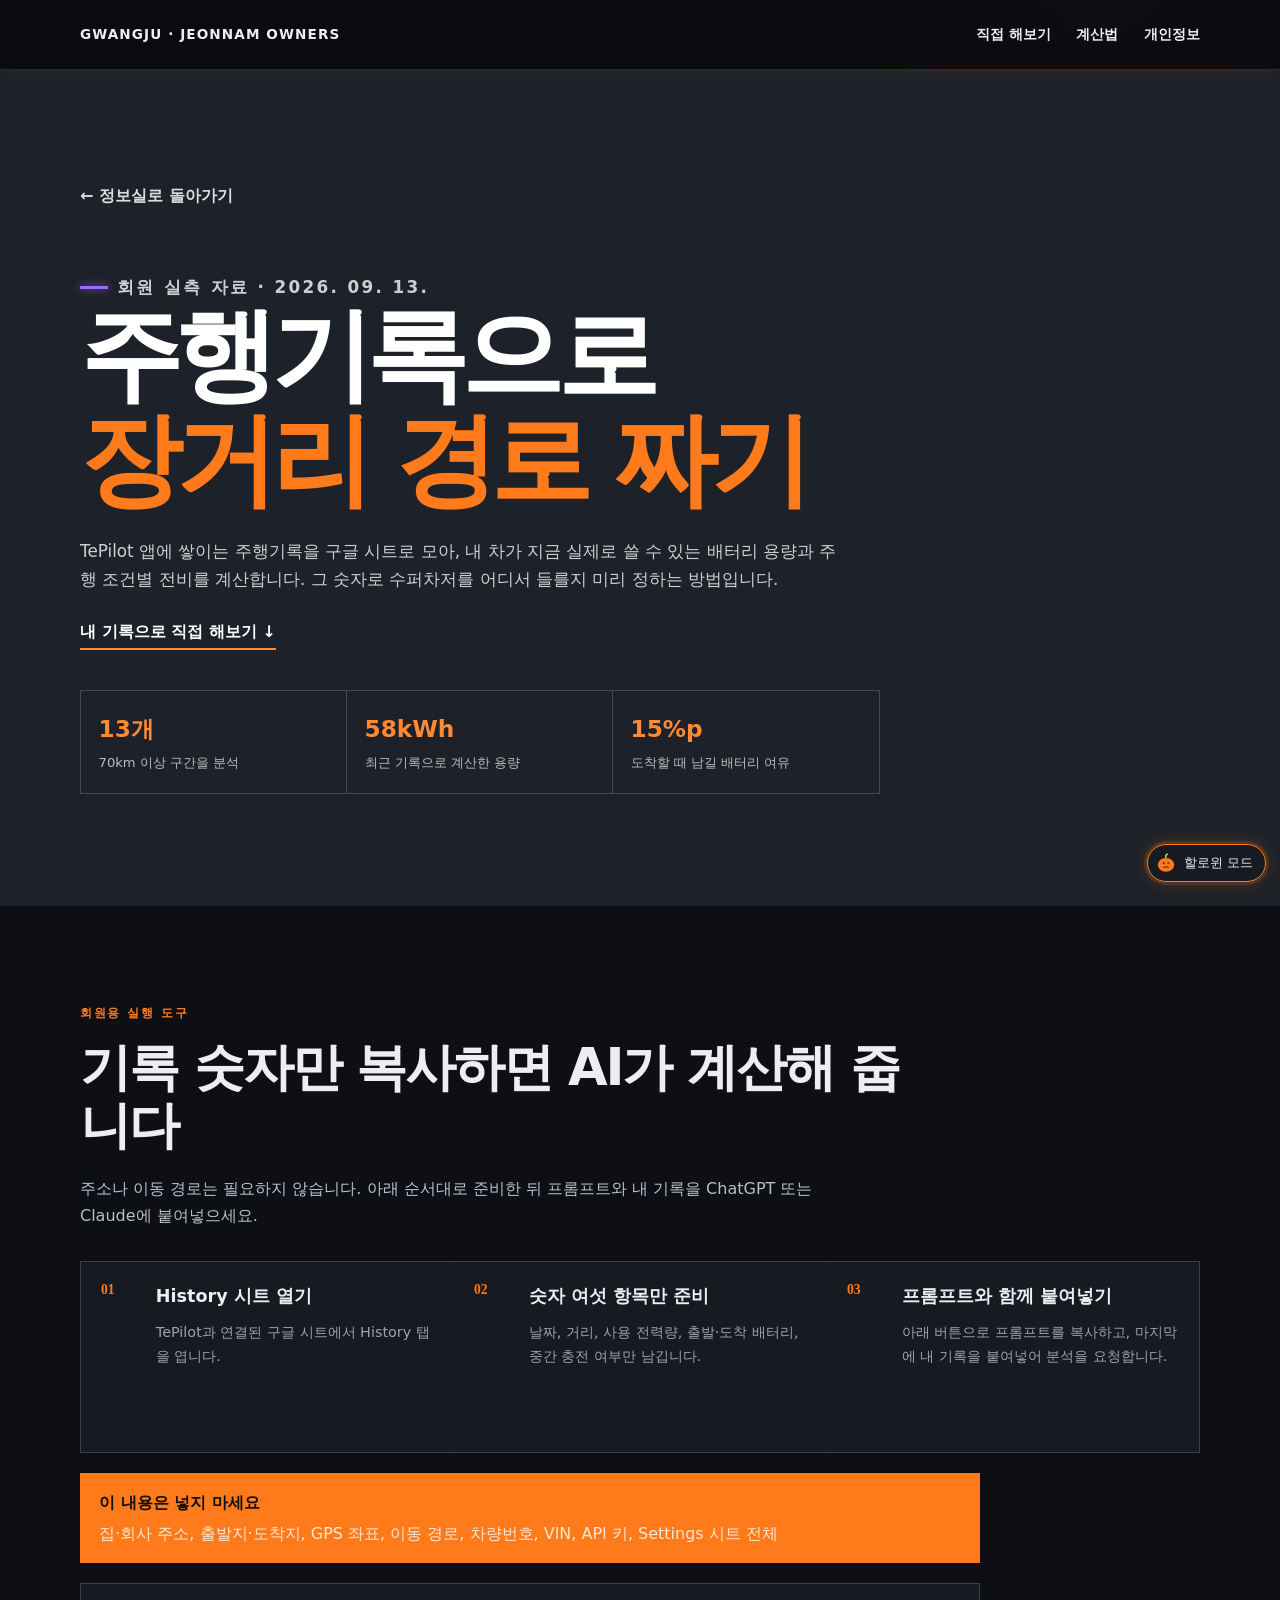
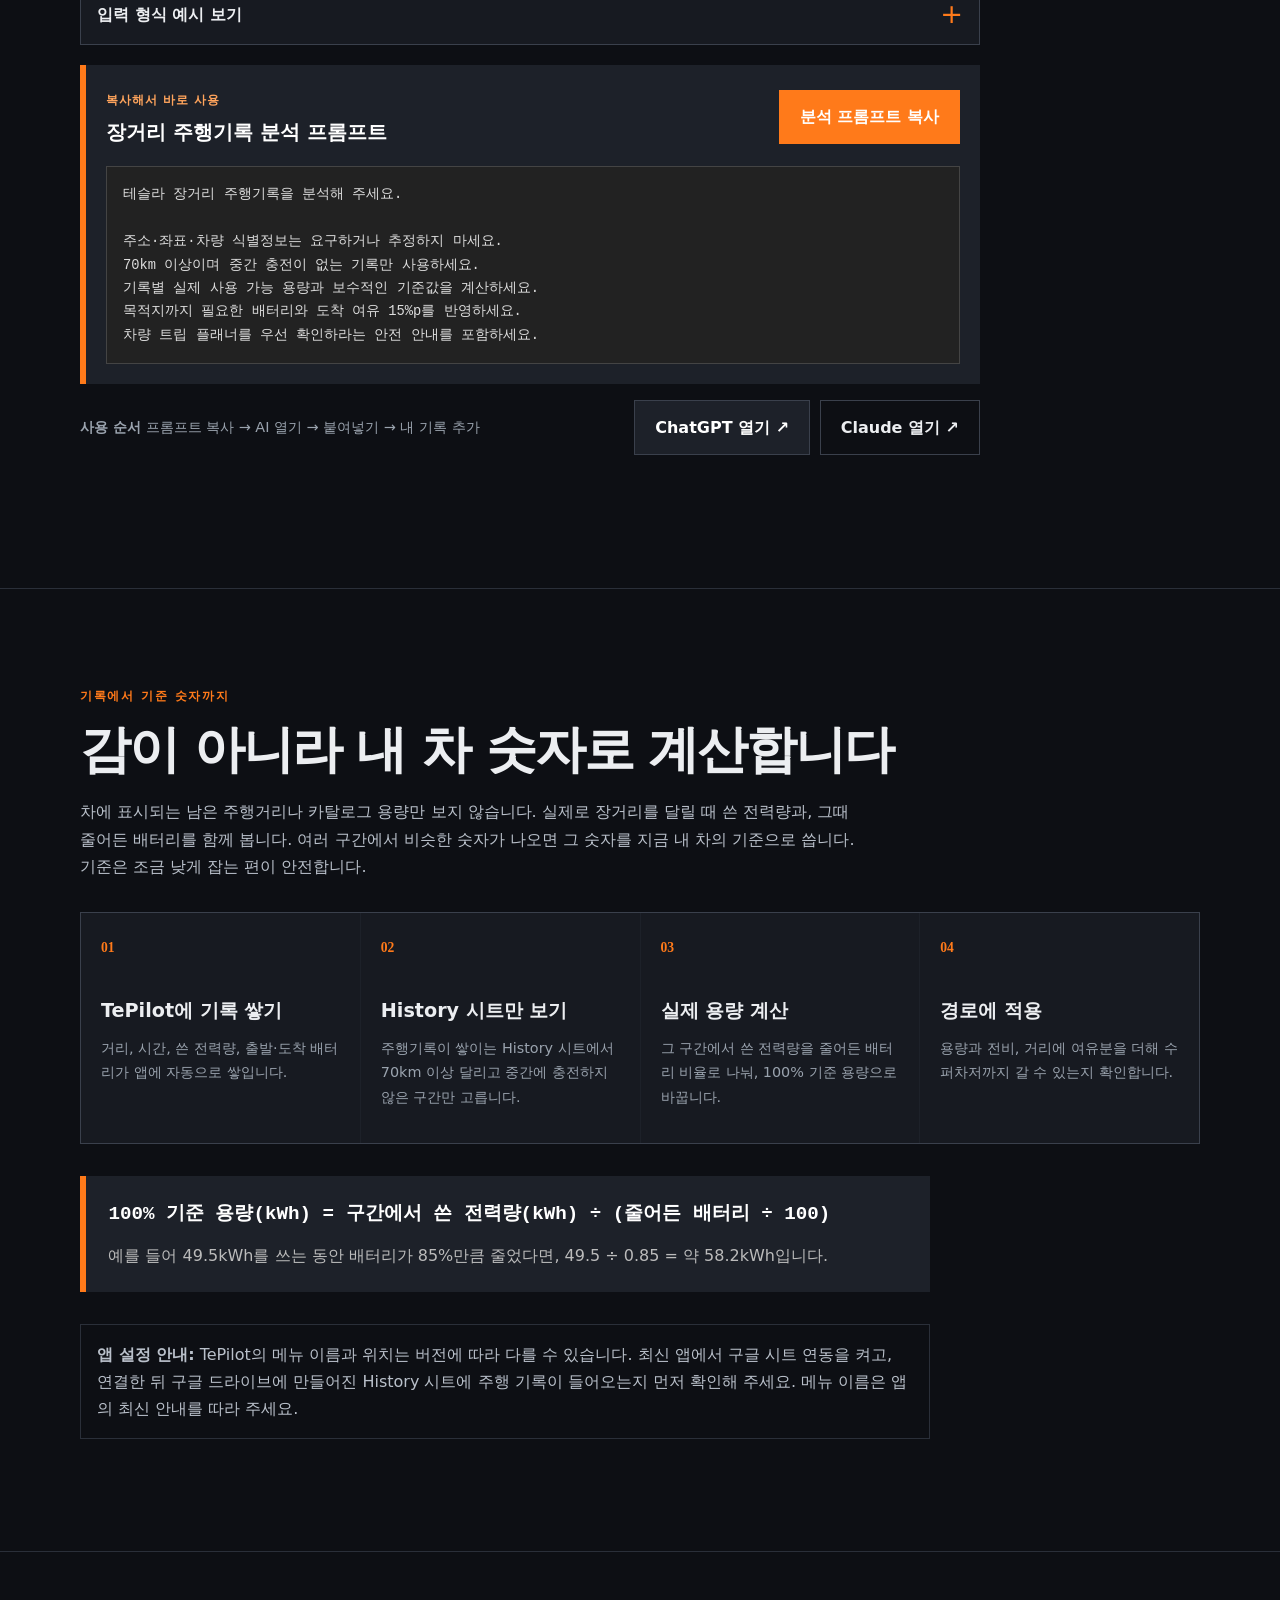
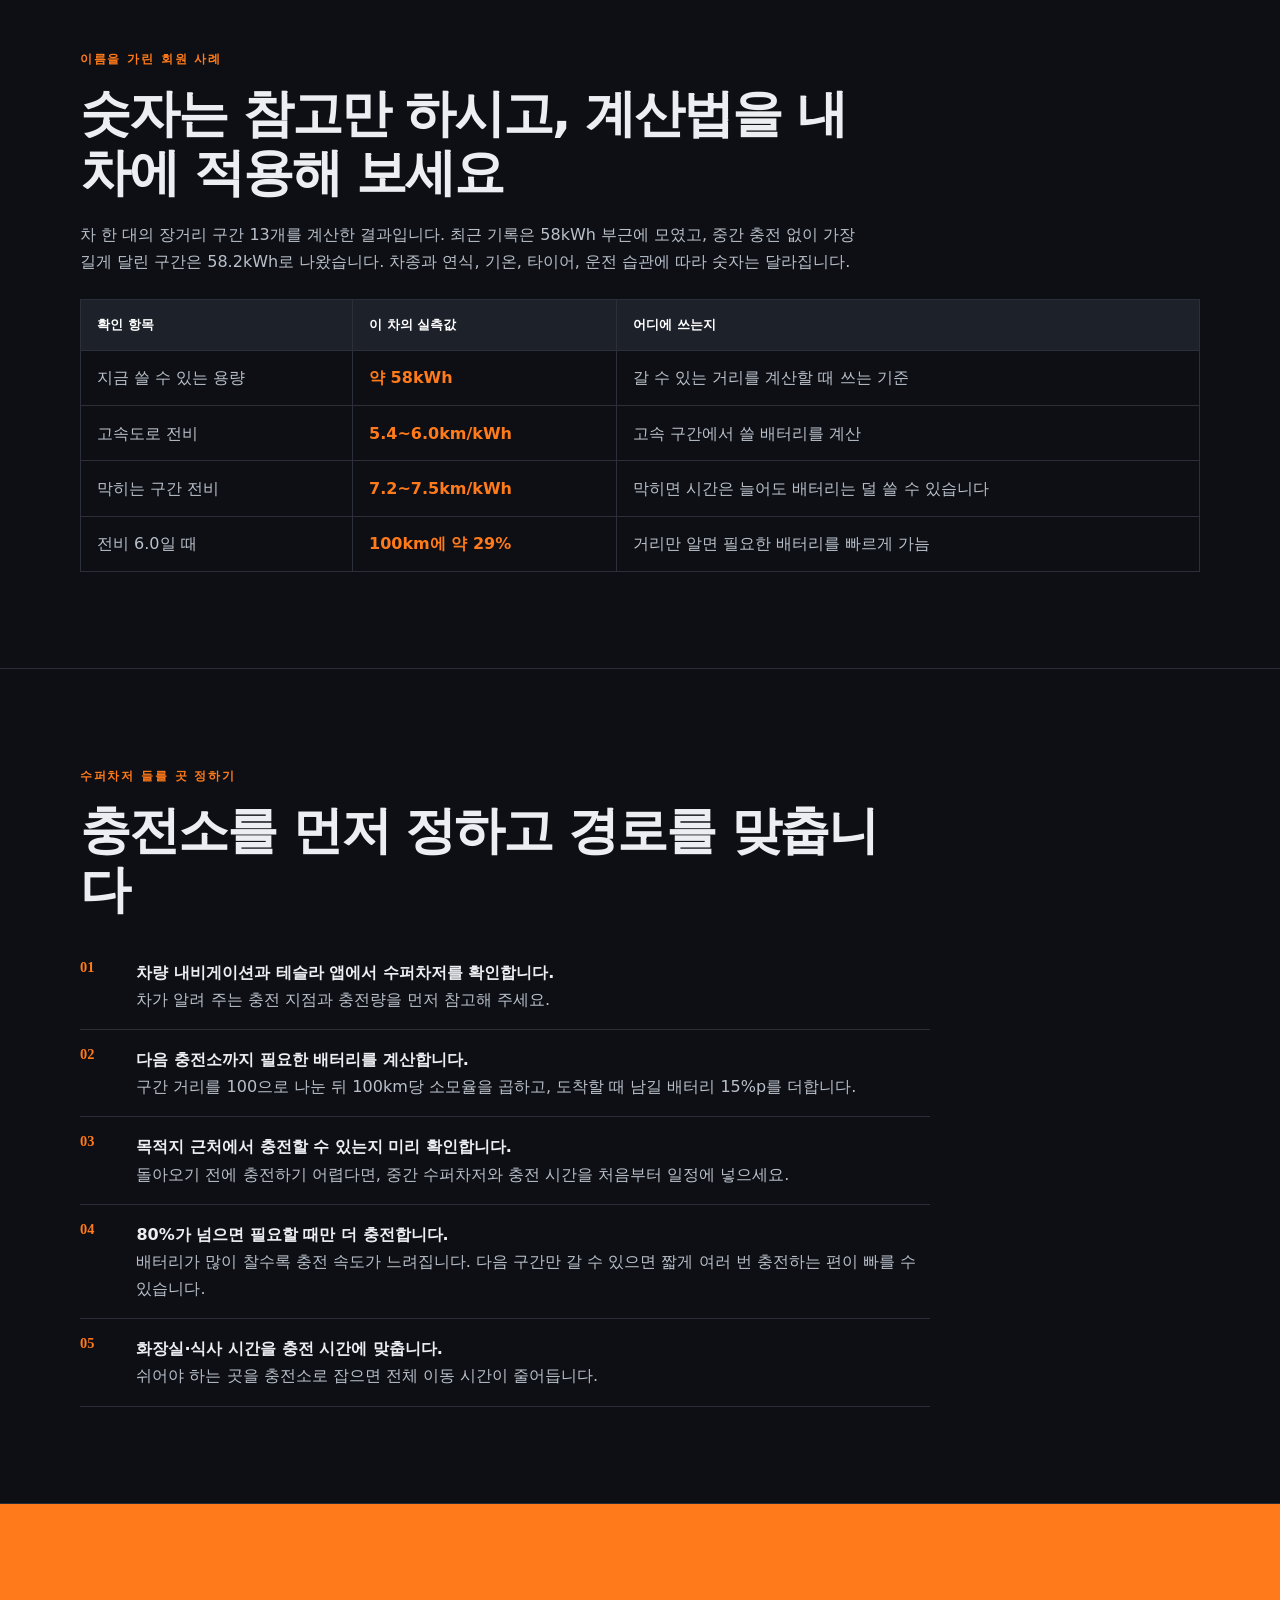
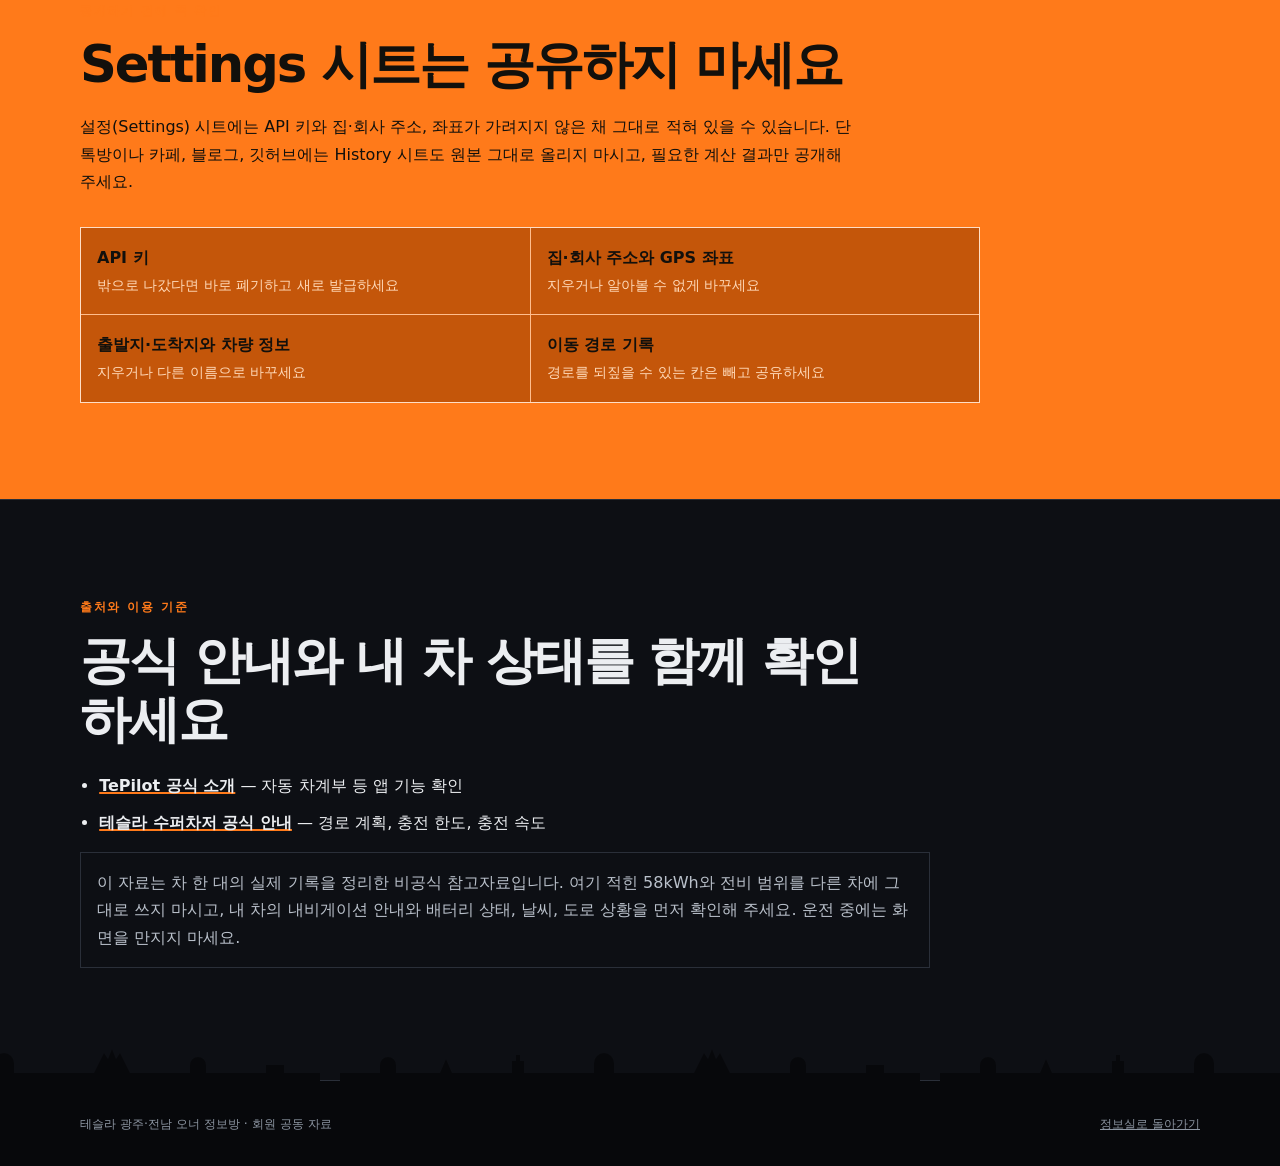
<file: drivelog.html>
<!doctype html>
<html lang="ko">
<head>
  <meta charset="utf-8">
  <meta name="viewport" content="width=device-width, initial-scale=1">
  <meta name="theme-color" content="#111111">
  <meta name="robots" content="noindex, nofollow, noarchive">
  <meta name="description" content="TePilot 주행기록과 구글 시트로 테슬라 장거리 경로를 짜는 방법 안내">
  <title>주행기록으로 장거리 경로 짜기 · 테슬라 광주·전남</title>
  <link rel="icon" type="image/svg+xml" href="data:image/svg+xml,%3Csvg xmlns='http://www.w3.org/2000/svg' viewBox='0 0 64 64'%3E%3Crect width='64' height='64' rx='16' fill='%23111'/%3E%3Cpath d='M35 7 17 36h13l-2 21 19-31H34z' fill='%23e82127'/%3E%3C/svg%3E">
  <link id="theme-css" rel="stylesheet" href="halloween.css?v=1105" data-base="styles.css?v=1105" data-hw="halloween.css?v=1105">
  <link rel="stylesheet" href="halloween-fx.css?v=1105">
  <script src="theme.js?v=1105"></script>
</head>
<body class="guide-page">
  <a class="skip-link" href="#guide-main">본문으로 바로가기</a>
  <header class="site-header">
    <a class="brand" href="index.html" aria-label="테슬라 광주·전남 정보실로 돌아가기"><span>GWANGJU · JEONNAM OWNERS</span></a>
    <nav aria-label="안내서 메뉴"><a href="#try">직접 해보기</a><a href="#method">계산법</a><a href="#privacy">개인정보</a></nav>
  </header>

  <main class="guide-main" id="guide-main">
    <section class="guide-hero">
      <a class="guide-back" href="index.html#drivelog">← 정보실로 돌아가기</a>
      <p class="eyebrow"><span></span> 회원 실측 자료 · 2026. 09. 13.</p>
      <h1>주행기록으로<br><em>장거리 경로 짜기</em></h1>
      <p>TePilot 앱에 쌓이는 주행기록을 구글 시트로 모아, 내 차가 지금 실제로 쓸 수 있는 배터리 용량과 주행 조건별 전비를 계산합니다. 그 숫자로 수퍼차저를 어디서 들를지 미리 정하는 방법입니다.</p>
      <a class="guide-start" href="#try">내 기록으로 직접 해보기 ↓</a>
      <div class="guide-metrics" aria-label="실측 사례 요약">
        <div><strong>13개</strong><span>70km 이상 구간을 분석</span></div>
        <div><strong>58kWh</strong><span>최근 기록으로 계산한 용량</span></div>
        <div><strong>15%p</strong><span>도착할 때 남길 배터리 여유</span></div>
      </div>
    </section>

    <section class="guide-section prompt-workbench" id="try">
      <p class="kicker">회원용 실행 도구</p>
      <h2>기록 숫자만 복사하면 AI가 계산해 줍니다</h2>
      <p class="guide-lead">주소나 이동 경로는 필요하지 않습니다. 아래 순서대로 준비한 뒤 프롬프트와 내 기록을 ChatGPT 또는 Claude에 붙여넣으세요.</p>

      <ol class="member-steps">
        <li><span>01</span><div><strong>History 시트 열기</strong><p>TePilot과 연결된 구글 시트에서 History 탭을 엽니다.</p></div></li>
        <li><span>02</span><div><strong>숫자 여섯 항목만 준비</strong><p>날짜, 거리, 사용 전력량, 출발·도착 배터리, 중간 충전 여부만 남깁니다.</p></div></li>
        <li><span>03</span><div><strong>프롬프트와 함께 붙여넣기</strong><p>아래 버튼으로 프롬프트를 복사하고, 마지막에 내 기록을 붙여넣어 분석을 요청합니다.</p></div></li>
      </ol>

      <aside class="data-warning" aria-label="개인정보 주의">
        <strong>이 내용은 넣지 마세요</strong>
        <p>집·회사 주소, 출발지·도착지, GPS 좌표, 이동 경로, 차량번호, VIN, API 키, Settings 시트 전체</p>
      </aside>

      <details class="input-example">
        <summary>입력 형식 예시 보기</summary>
        <div class="example-scroll">
          <table>
            <thead><tr><th>날짜</th><th>거리(km)</th><th>사용 전력량(kWh)</th><th>출발 배터리(%)</th><th>도착 배터리(%)</th><th>중간 충전</th></tr></thead>
            <tbody>
              <tr><td>2026-09-01</td><td>182</td><td>31.0</td><td>90</td><td>38</td><td>아니요</td></tr>
              <tr><td>2026-09-07</td><td>210</td><td>35.2</td><td>92</td><td>32</td><td>아니요</td></tr>
            </tbody>
          </table>
        </div>
        <p>위 숫자는 입력 방법을 보여 주기 위한 가상 예시입니다. 한 줄만으로 단정하지 말고 여러 장거리 기록을 함께 넣어 주세요.</p>
      </details>

      <div class="prompt-card">
        <div class="prompt-heading">
          <div><span>복사해서 바로 사용</span><h3>장거리 주행기록 분석 프롬프트</h3></div>
          <button class="button prompt-copy" id="copyDrivePrompt" type="button">분석 프롬프트 복사</button>
        </div>
        <pre id="drivePromptPreview" aria-label="분석 프롬프트 미리보기">테슬라 장거리 주행기록을 분석해 주세요.

주소·좌표·차량 식별정보는 요구하거나 추정하지 마세요.
70km 이상이며 중간 충전이 없는 기록만 사용하세요.
기록별 실제 사용 가능 용량과 보수적인 기준값을 계산하세요.
목적지까지 필요한 배터리와 도착 여유 15%p를 반영하세요.
차량 트립 플래너를 우선 확인하라는 안전 안내를 포함하세요.</pre>
      </div>

      <div class="ai-actions" aria-label="AI 서비스 열기">
        <p><strong>사용 순서</strong> 프롬프트 복사 → AI 열기 → 붙여넣기 → 내 기록 추가</p>
        <div><a class="button primary" href="https://chatgpt.com/" target="_blank" rel="noopener noreferrer">ChatGPT 열기 ↗</a><a class="button secondary" href="https://claude.ai/new" target="_blank" rel="noopener noreferrer">Claude 열기 ↗</a></div>
      </div>
      <p class="copy-status" id="drivePromptStatus" role="status" aria-live="polite"></p>
    </section>

    <section class="guide-section" id="method">
      <p class="kicker">기록에서 기준 숫자까지</p>
      <h2>감이 아니라 내 차 숫자로 계산합니다</h2>
      <p class="guide-lead">차에 표시되는 남은 주행거리나 카탈로그 용량만 보지 않습니다. 실제로 장거리를 달릴 때 쓴 전력량과, 그때 줄어든 배터리를 함께 봅니다. 여러 구간에서 비슷한 숫자가 나오면 그 숫자를 지금 내 차의 기준으로 씁니다. 기준은 조금 낮게 잡는 편이 안전합니다.</p>
      <div class="guide-flow">
        <article class="guide-step"><span>01</span><h3>TePilot에 기록 쌓기</h3><p>거리, 시간, 쓴 전력량, 출발·도착 배터리가 앱에 자동으로 쌓입니다.</p></article>
        <article class="guide-step"><span>02</span><h3>History 시트만 보기</h3><p>주행기록이 쌓이는 History 시트에서 70km 이상 달리고 중간에 충전하지 않은 구간만 고릅니다.</p></article>
        <article class="guide-step"><span>03</span><h3>실제 용량 계산</h3><p>그 구간에서 쓴 전력량을 줄어든 배터리 비율로 나눠, 100% 기준 용량으로 바꿉니다.</p></article>
        <article class="guide-step"><span>04</span><h3>경로에 적용</h3><p>용량과 전비, 거리에 여유분을 더해 수퍼차저까지 갈 수 있는지 확인합니다.</p></article>
      </div>
      <div class="formula-box">
        <code>100% 기준 용량(kWh) = 구간에서 쓴 전력량(kWh) ÷ (줄어든 배터리 ÷ 100)</code>
        <p>예를 들어 49.5kWh를 쓰는 동안 배터리가 85%만큼 줄었다면, 49.5 ÷ 0.85 = 약 58.2kWh입니다.</p>
      </div>
      <p class="guide-disclaimer"><strong>앱 설정 안내:</strong> TePilot의 메뉴 이름과 위치는 버전에 따라 다를 수 있습니다. 최신 앱에서 구글 시트 연동을 켜고, 연결한 뒤 구글 드라이브에 만들어진 History 시트에 주행 기록이 들어오는지 먼저 확인해 주세요. 메뉴 이름은 앱의 최신 안내를 따라 주세요.</p>
    </section>

    <section class="guide-section">
      <p class="kicker">이름을 가린 회원 사례</p>
      <h2>숫자는 참고만 하시고, 계산법을 내 차에 적용해 보세요</h2>
      <p class="guide-lead">차 한 대의 장거리 구간 13개를 계산한 결과입니다. 최근 기록은 58kWh 부근에 모였고, 중간 충전 없이 가장 길게 달린 구간은 58.2kWh로 나왔습니다. 차종과 연식, 기온, 타이어, 운전 습관에 따라 숫자는 달라집니다.</p>
      <div class="guide-table-wrap">
        <table class="guide-table">
          <thead><tr><th>확인 항목</th><th>이 차의 실측값</th><th>어디에 쓰는지</th></tr></thead>
          <tbody>
            <tr><td>지금 쓸 수 있는 용량</td><td><strong>약 58kWh</strong></td><td>갈 수 있는 거리를 계산할 때 쓰는 기준</td></tr>
            <tr><td>고속도로 전비</td><td><strong>5.4~6.0km/kWh</strong></td><td>고속 구간에서 쓸 배터리를 계산</td></tr>
            <tr><td>막히는 구간 전비</td><td><strong>7.2~7.5km/kWh</strong></td><td>막히면 시간은 늘어도 배터리는 덜 쓸 수 있습니다</td></tr>
            <tr><td>전비 6.0일 때</td><td><strong>100km에 약 29%</strong></td><td>거리만 알면 필요한 배터리를 빠르게 가늠</td></tr>
          </tbody>
        </table>
      </div>
    </section>

    <section class="guide-section" id="route">
      <p class="kicker">수퍼차저 들를 곳 정하기</p>
      <h2>충전소를 먼저 정하고 경로를 맞춥니다</h2>
      <ol class="check-list">
        <li><div><strong>차량 내비게이션과 테슬라 앱에서 수퍼차저를 확인합니다.</strong><span>차가 알려 주는 충전 지점과 충전량을 먼저 참고해 주세요.</span></div></li>
        <li><div><strong>다음 충전소까지 필요한 배터리를 계산합니다.</strong><span>구간 거리를 100으로 나눈 뒤 100km당 소모율을 곱하고, 도착할 때 남길 배터리 15%p를 더합니다.</span></div></li>
        <li><div><strong>목적지 근처에서 충전할 수 있는지 미리 확인합니다.</strong><span>돌아오기 전에 충전하기 어렵다면, 중간 수퍼차저와 충전 시간을 처음부터 일정에 넣으세요.</span></div></li>
        <li><div><strong>80%가 넘으면 필요할 때만 더 충전합니다.</strong><span>배터리가 많이 찰수록 충전 속도가 느려집니다. 다음 구간만 갈 수 있으면 짧게 여러 번 충전하는 편이 빠를 수 있습니다.</span></div></li>
        <li><div><strong>화장실·식사 시간을 충전 시간에 맞춥니다.</strong><span>쉬어야 하는 곳을 충전소로 잡으면 전체 이동 시간이 줄어듭니다.</span></div></li>
      </ol>
    </section>

    <section class="guide-section privacy-callout" id="privacy">
      <p class="kicker">공개하기 전에 꼭 확인</p>
      <h2>Settings 시트는 공유하지 마세요</h2>
      <p class="guide-lead">설정(Settings) 시트에는 API 키와 집·회사 주소, 좌표가 가려지지 않은 채 그대로 적혀 있을 수 있습니다. 단톡방이나 카페, 블로그, 깃허브에는 History 시트도 원본 그대로 올리지 마시고, 필요한 계산 결과만 공개해 주세요.</p>
      <div class="privacy-grid">
        <div><strong>API 키</strong><span>밖으로 나갔다면 바로 폐기하고 새로 발급하세요</span></div>
        <div><strong>집·회사 주소와 GPS 좌표</strong><span>지우거나 알아볼 수 없게 바꾸세요</span></div>
        <div><strong>출발지·도착지와 차량 정보</strong><span>지우거나 다른 이름으로 바꾸세요</span></div>
        <div><strong>이동 경로 기록</strong><span>경로를 되짚을 수 있는 칸은 빼고 공유하세요</span></div>
      </div>
    </section>

    <section class="guide-section">
      <p class="kicker">출처와 이용 기준</p>
      <h2>공식 안내와 내 차 상태를 함께 확인하세요</h2>
      <ul class="source-list">
        <li><a href="https://tepilot.weekendproject.net/" target="_blank" rel="noopener noreferrer">TePilot 공식 소개</a> — 자동 차계부 등 앱 기능 확인</li>
        <li><a href="https://www.tesla.com/ko_kr/support/charging/supercharging" target="_blank" rel="noopener noreferrer">테슬라 수퍼차저 공식 안내</a> — 경로 계획, 충전 한도, 충전 속도</li>
      </ul>
      <p class="guide-disclaimer">이 자료는 차 한 대의 실제 기록을 정리한 비공식 참고자료입니다. 여기 적힌 58kWh와 전비 범위를 다른 차에 그대로 쓰지 마시고, 내 차의 내비게이션 안내와 배터리 상태, 날씨, 도로 상황을 먼저 확인해 주세요. 운전 중에는 화면을 만지지 마세요.</p>
    </section>
  </main>

  <footer><p>테슬라 광주·전남 오너 정보방 · 회원 공동 자료</p><p><a href="index.html">정보실로 돌아가기</a></p></footer>
  <script src="drivelog.js"></script>
  <script src="stats.js?v=1120c" defer></script>
</body>
</html>
</file>
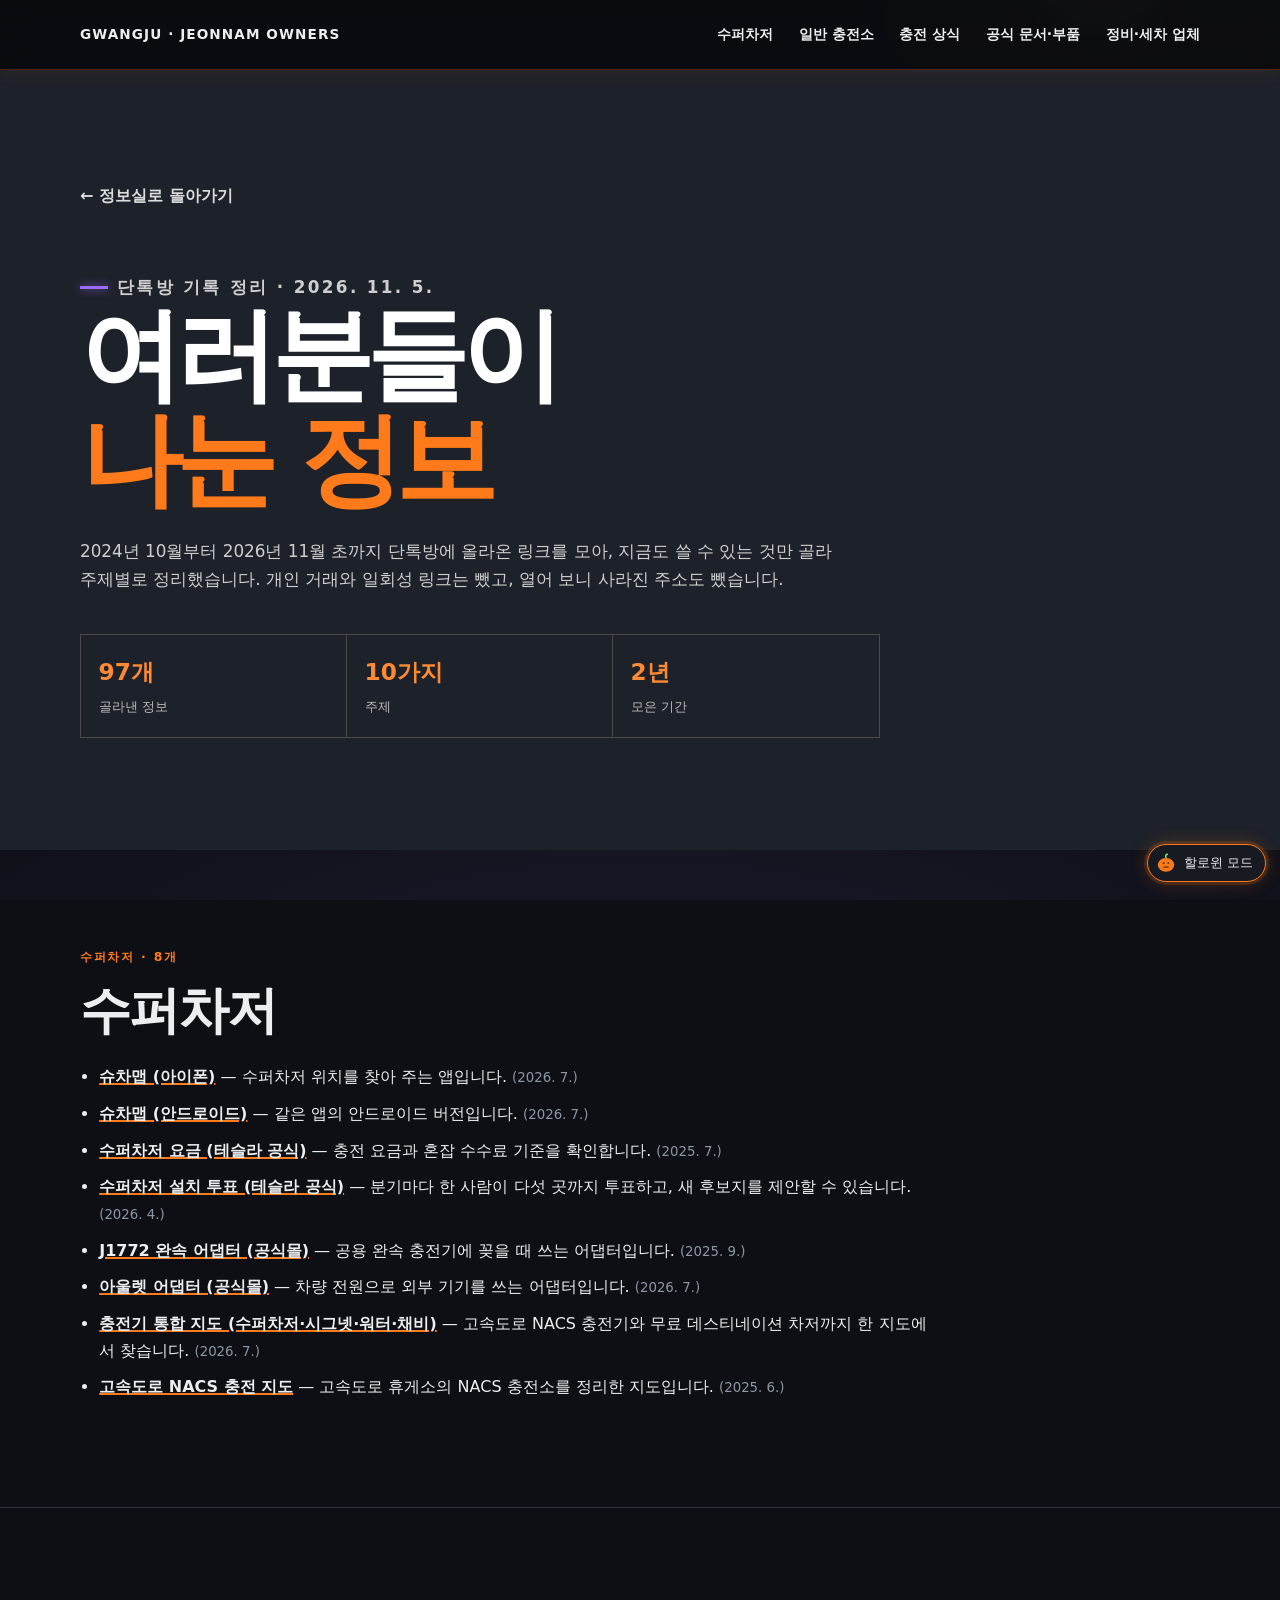
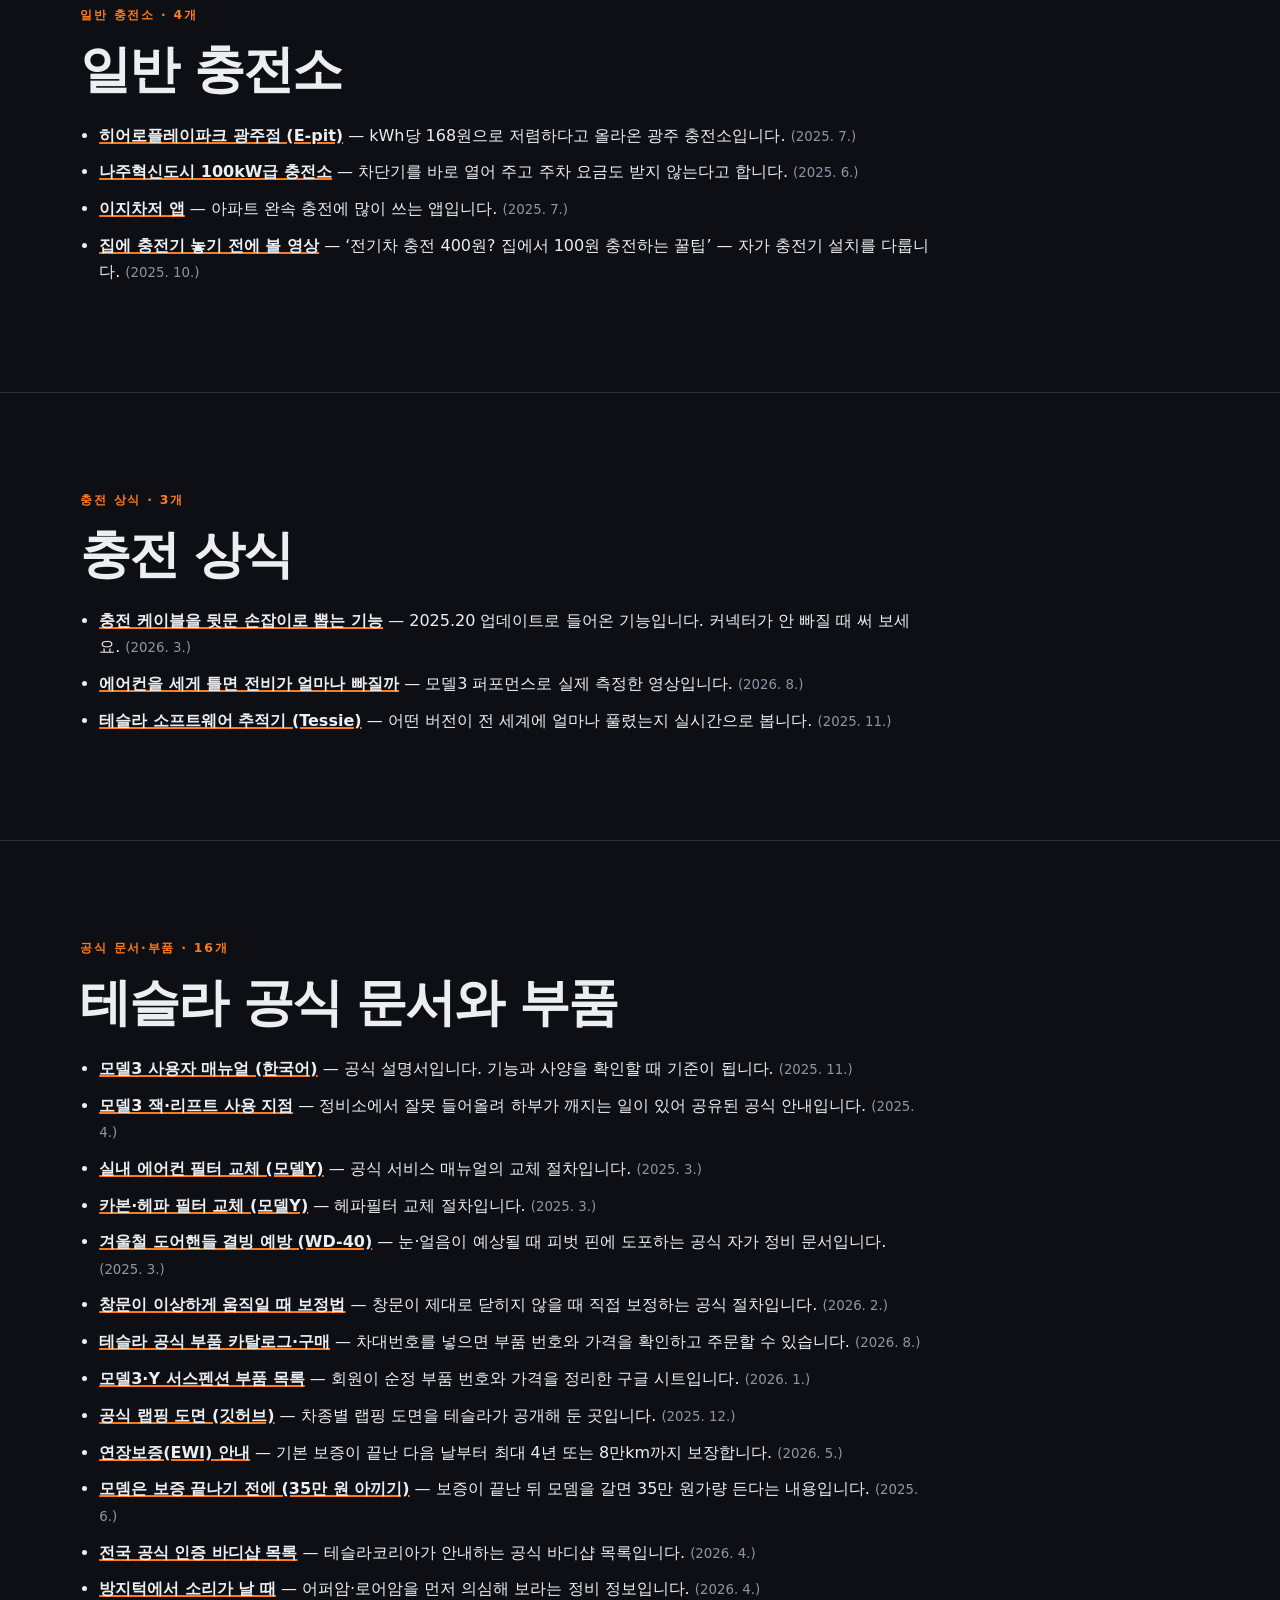
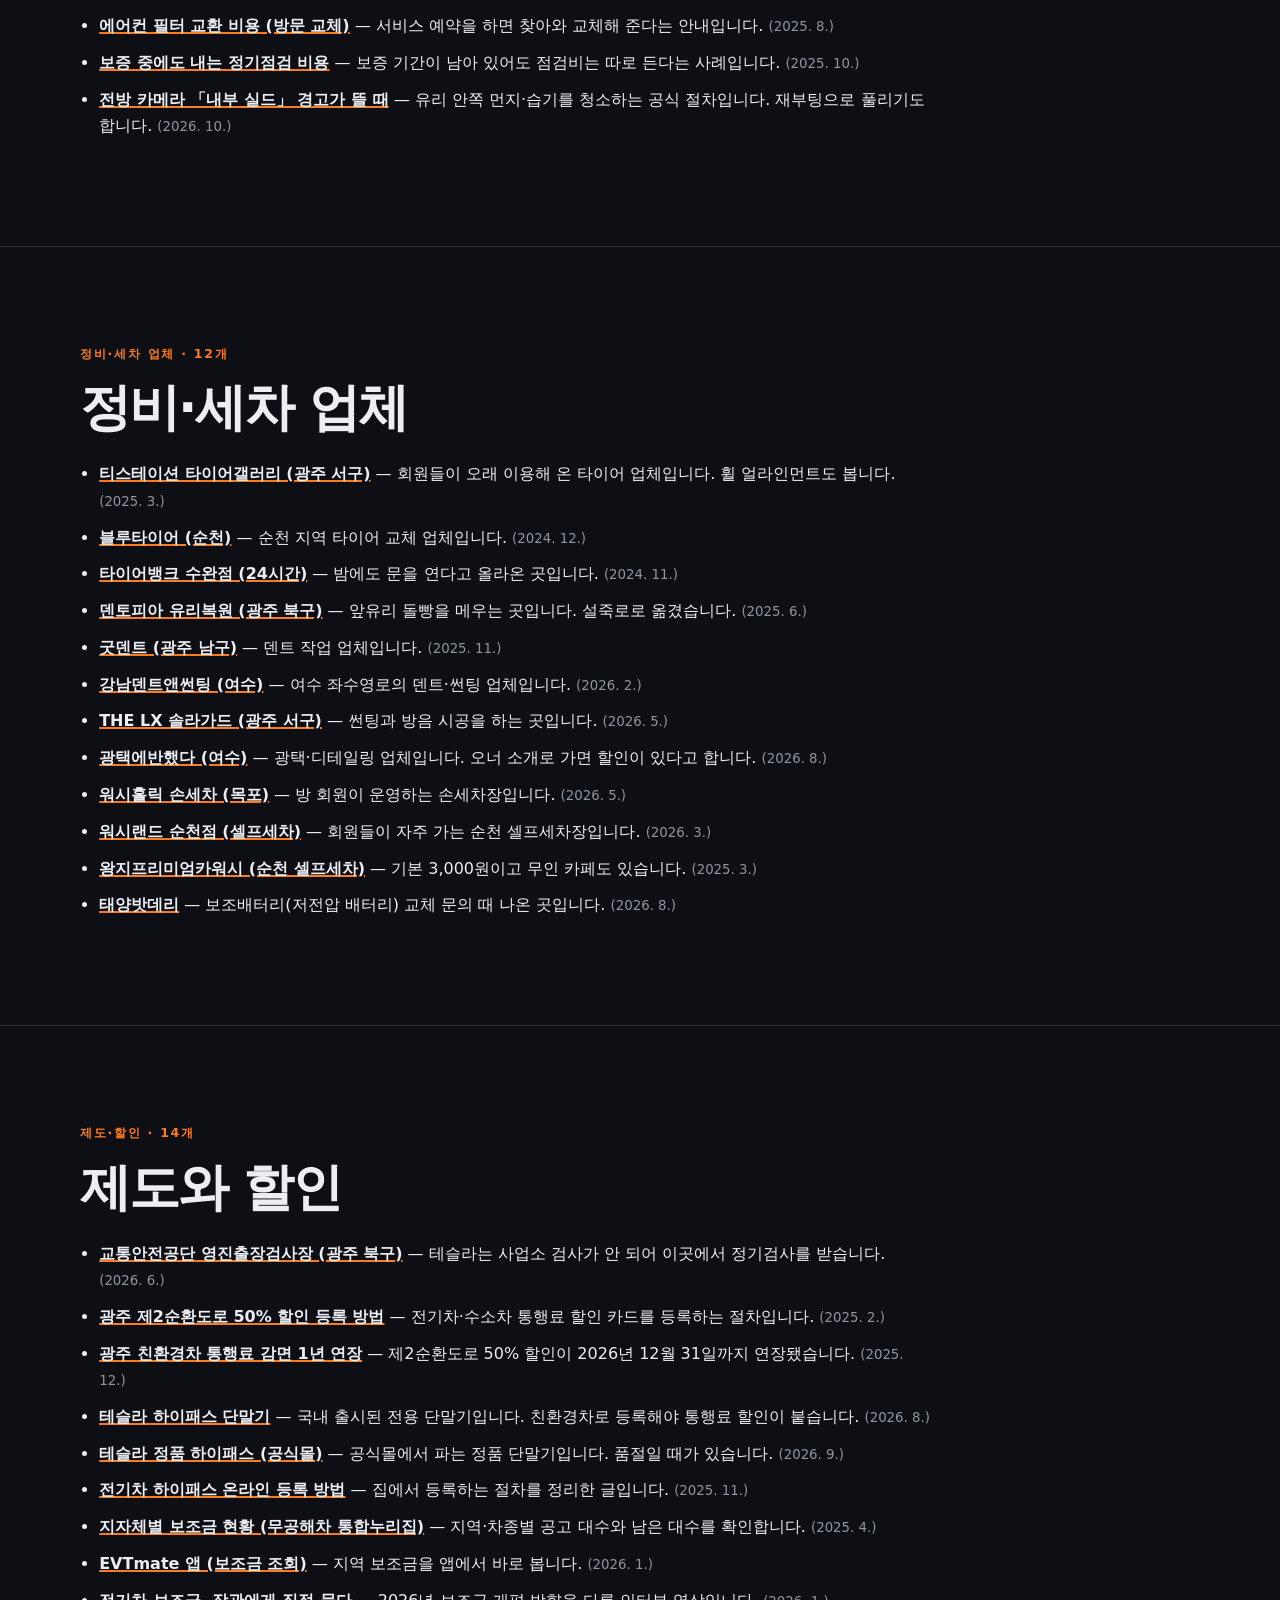
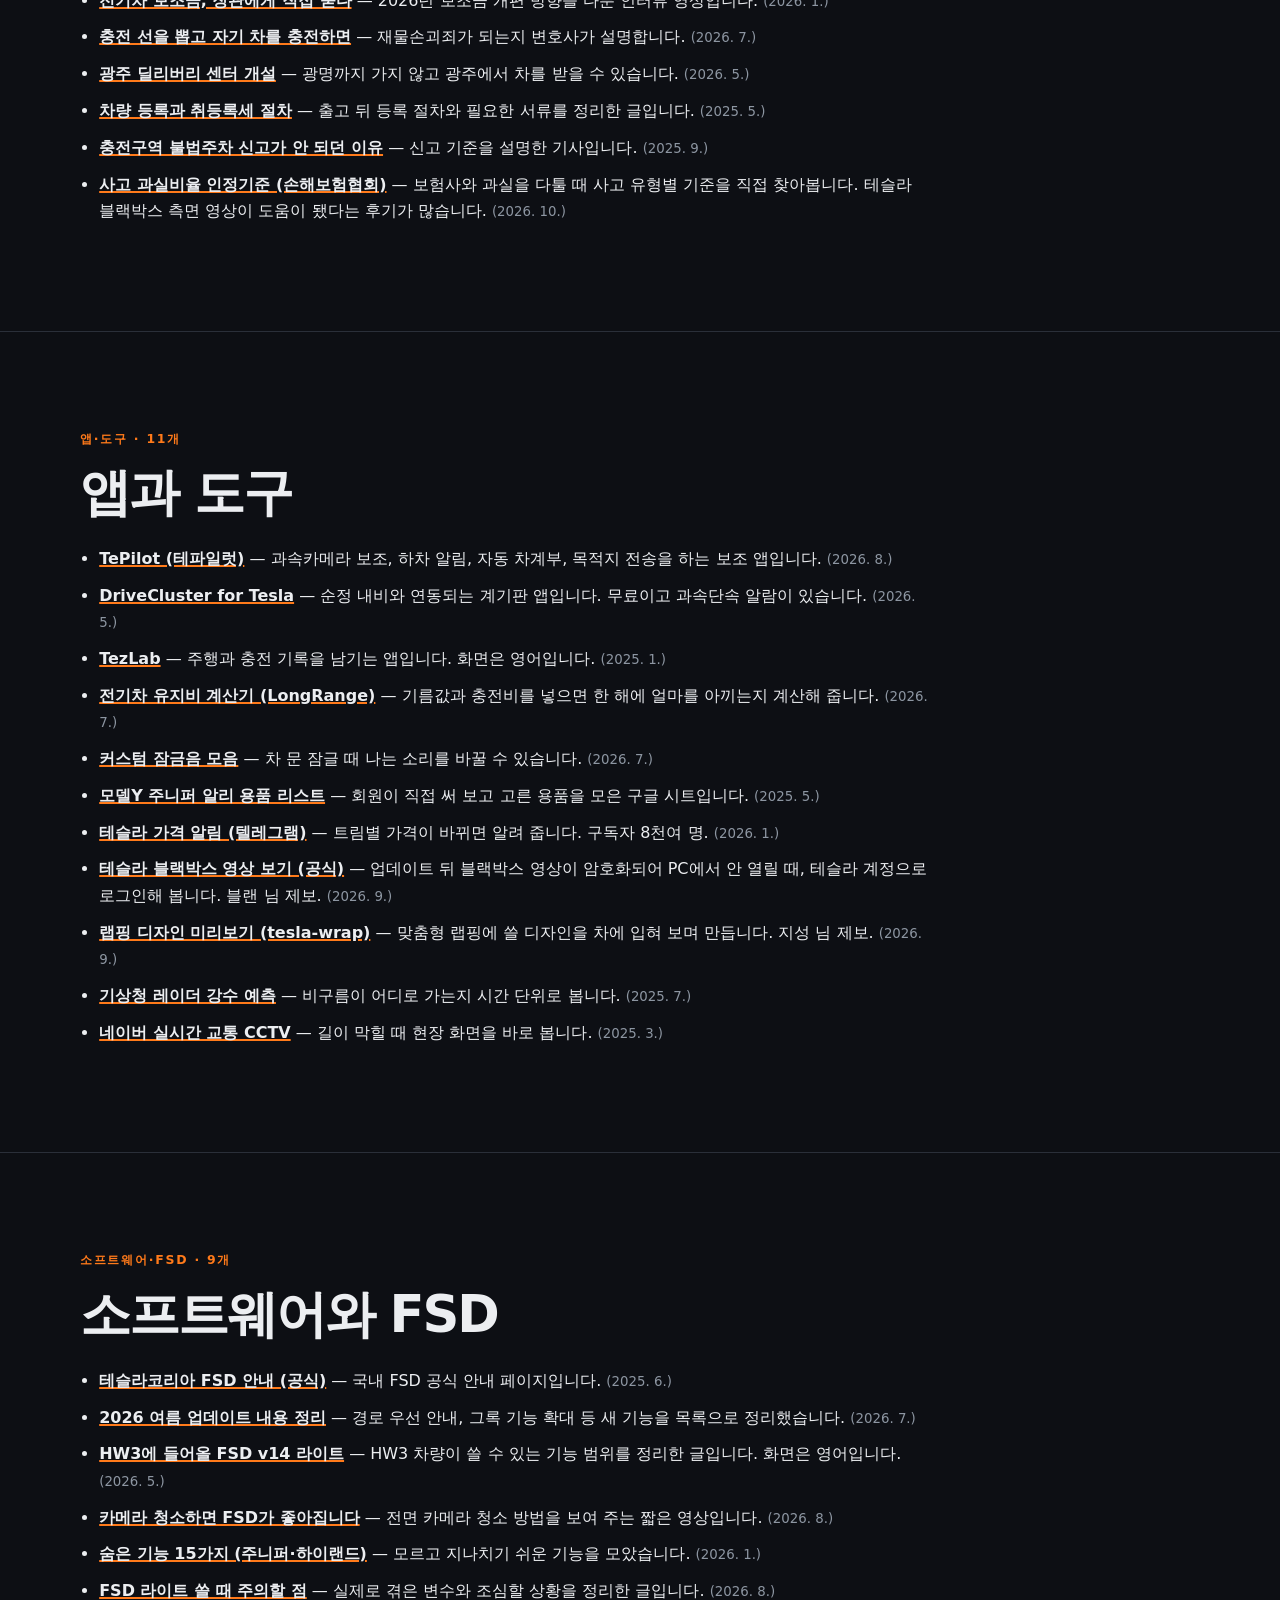
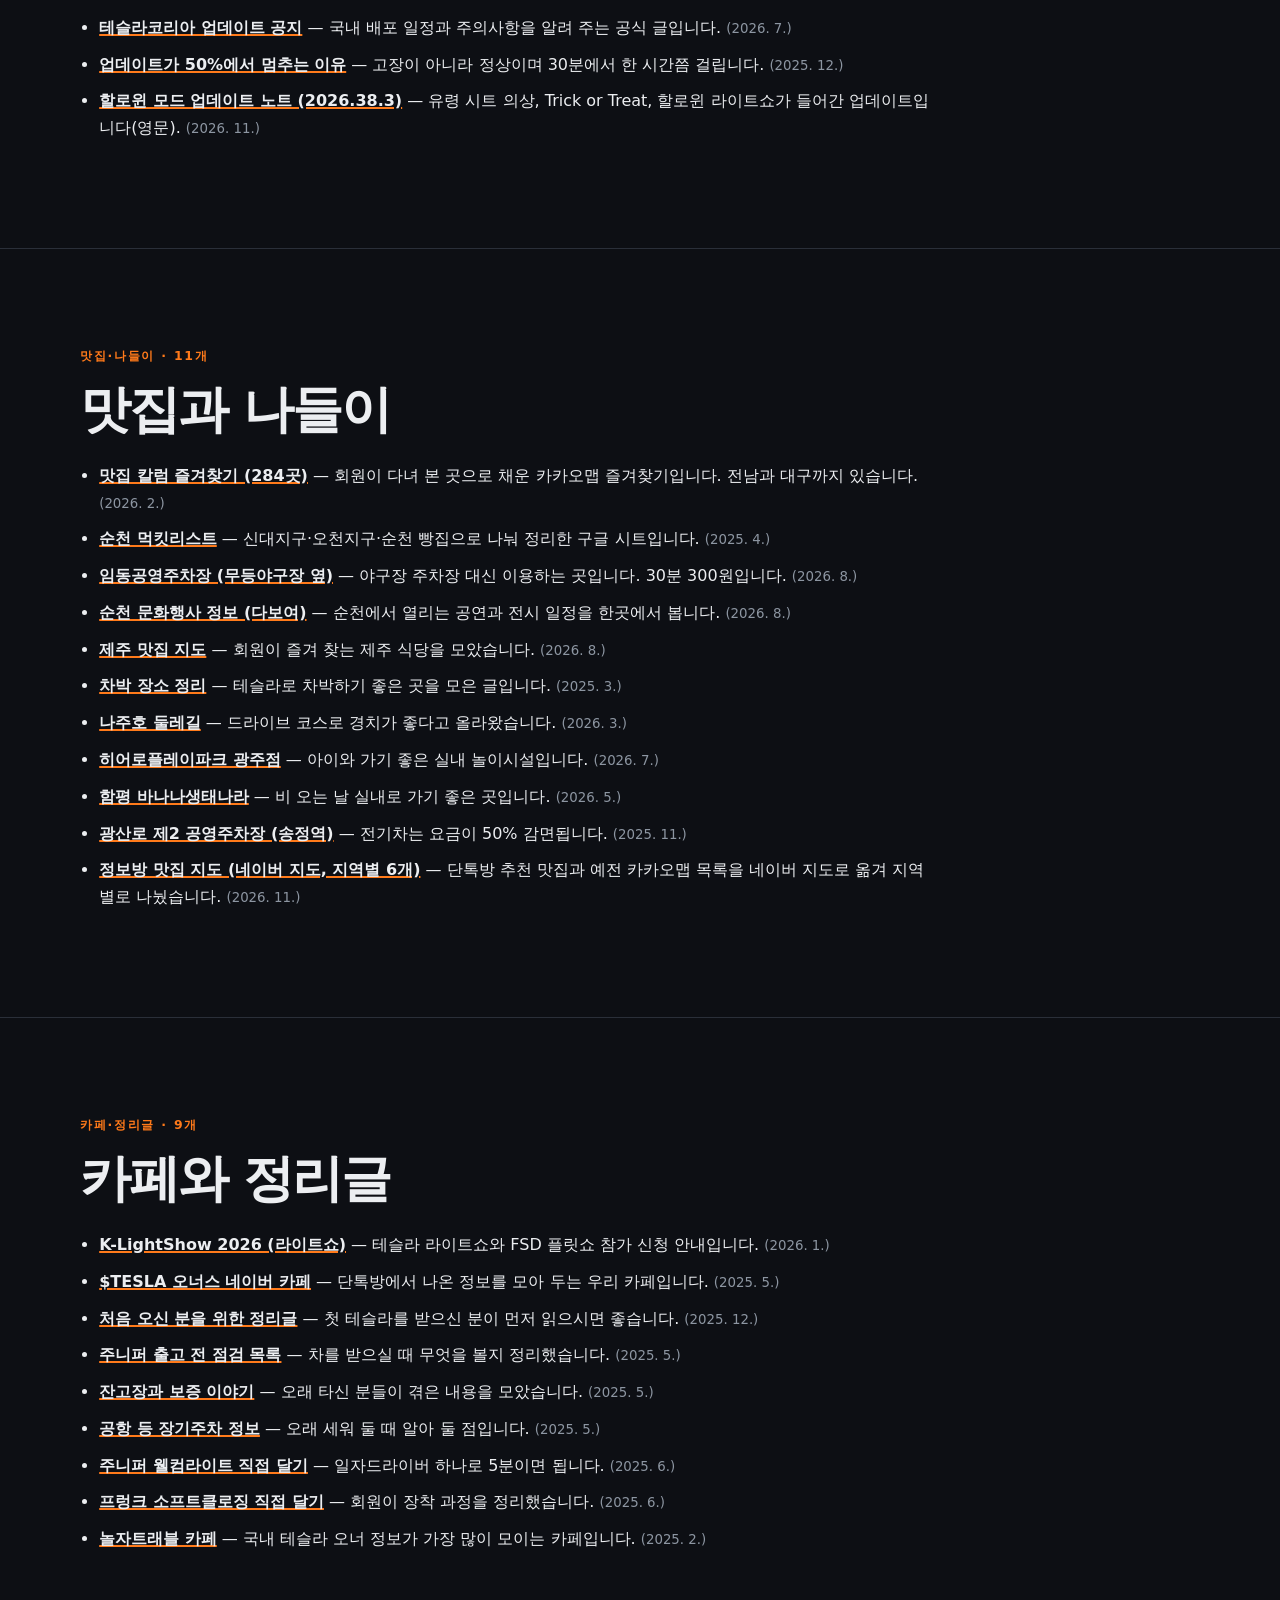
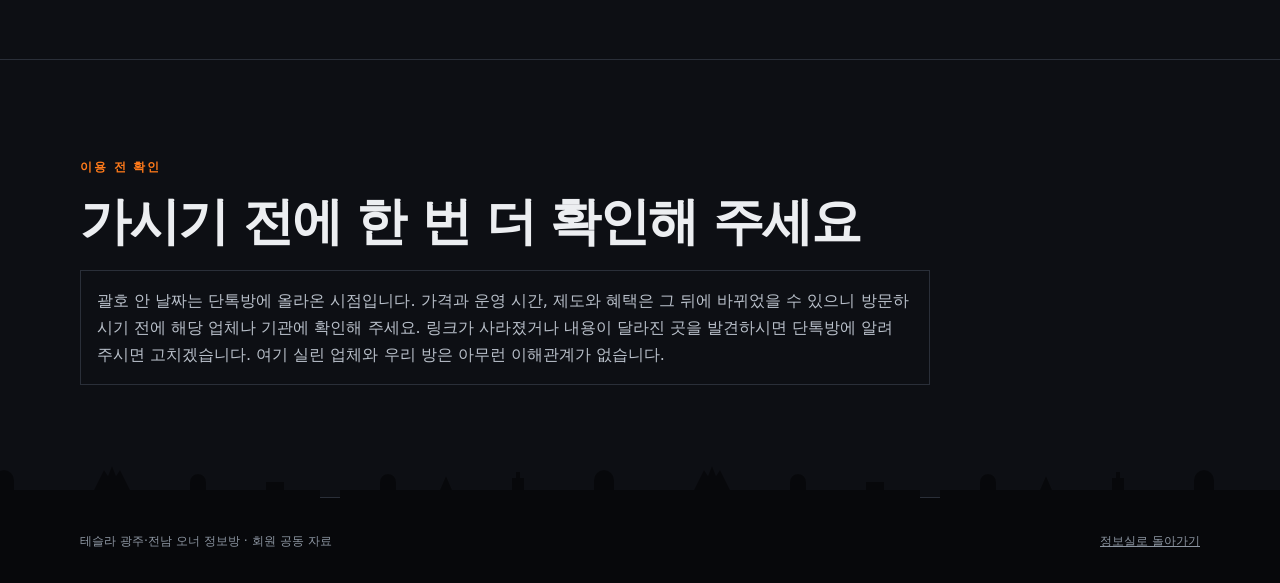
<file: links.html>
<!doctype html>
<html lang="ko">
<head>
  <meta charset="utf-8">
  <meta name="viewport" content="width=device-width, initial-scale=1">
  <meta name="theme-color" content="#111111">
  <meta name="robots" content="noindex, nofollow, noarchive">
  <meta name="description" content="테슬라 광주·전남 오너 단톡방에서 회원들이 나눈 정보 모음">
  <title>여러분들이 나눈 정보 · 테슬라 광주·전남</title>
  <link rel="icon" type="image/svg+xml" href="data:image/svg+xml,%3Csvg xmlns='http://www.w3.org/2000/svg' viewBox='0 0 64 64'%3E%3Crect width='64' height='64' rx='16' fill='%23111'/%3E%3Cpath d='M35 7 17 36h13l-2 21 19-31H34z' fill='%23e82127'/%3E%3C/svg%3E">
  <link id="theme-css" rel="stylesheet" href="halloween.css?v=1105" data-base="styles.css?v=1105" data-hw="halloween.css?v=1105">
  <link rel="stylesheet" href="halloween-fx.css?v=1105">
  <script src="theme.js?v=1105"></script>
</head>
<body class="guide-page">
  <a class="skip-link" href="#guide-main">본문으로 바로가기</a>
  <header class="site-header">
    <a class="brand" href="index.html" aria-label="테슬라 광주·전남 정보실로 돌아가기"><span>GWANGJU · JEONNAM OWNERS</span></a>
    <nav aria-label="자료 메뉴"><a href="#sc">수퍼차저</a><a href="#charge">일반 충전소</a><a href="#tips">충전 상식</a><a href="#doc">공식 문서·부품</a><a href="#shop">정비·세차 업체</a></nav>
  </header>

  <main class="guide-main" id="guide-main">
    <section class="guide-hero">
      <a class="guide-back" href="index.html">← 정보실로 돌아가기</a>
      <p class="eyebrow"><span></span> 단톡방 기록 정리 · 2026. 11. 5.</p>
      <h1>여러분들이<br><em>나눈 정보</em></h1>
      <p>2024년 10월부터 2026년 11월 초까지 단톡방에 올라온 링크를 모아, 지금도 쓸 수 있는 것만 골라 주제별로 정리했습니다. 개인 거래와 일회성 링크는 뺐고, 열어 보니 사라진 주소도 뺐습니다.</p>
      <div class="guide-metrics" aria-label="정리 결과 요약">
        <div><strong>97개</strong><span>골라낸 정보</span></div>
        <div><strong>10가지</strong><span>주제</span></div>
        <div><strong>2년</strong><span>모은 기간</span></div>
      </div>
    </section>

    <section class="guide-section" id="sc">
      <p class="kicker">수퍼차저 · 8개</p>
      <h2>수퍼차저</h2>
      <ul class="source-list">
          <li><a href="https://apps.apple.com/us/app/%EC%8A%88%EC%B0%A8%EB%A7%B5/id6782762558" target="_blank" rel="noopener noreferrer">슈차맵 (아이폰)</a> — 수퍼차저 위치를 찾아 주는 앱입니다. <small>(2026. 7.)</small></li>
          <li><a href="https://play.google.com/store/apps/details?id=com.somee4.suchamap" target="_blank" rel="noopener noreferrer">슈차맵 (안드로이드)</a> — 같은 앱의 안드로이드 버전입니다. <small>(2026. 7.)</small></li>
          <li><a href="https://www.tesla.com/ko_kr/support/charging/supercharger/fees" target="_blank" rel="noopener noreferrer">수퍼차저 요금 (테슬라 공식)</a> — 충전 요금과 혼잡 수수료 기준을 확인합니다. <small>(2025. 7.)</small></li>
          <li><a href="https://www.tesla.com/ko_kr/supercharger-voting/overview" target="_blank" rel="noopener noreferrer">수퍼차저 설치 투표 (테슬라 공식)</a> — 분기마다 한 사람이 다섯 곳까지 투표하고, 새 후보지를 제안할 수 있습니다. <small>(2026. 4.)</small></li>
          <li><a href="https://shop.tesla.com/ko_kr/product/j1772--adapter" target="_blank" rel="noopener noreferrer">J1772 완속 어댑터 (공식몰)</a> — 공용 완속 충전기에 꽂을 때 쓰는 어댑터입니다. <small>(2025. 9.)</small></li>
          <li><a href="https://shop.tesla.com/ko_kr/product/tesla-outlet-adapter" target="_blank" rel="noopener noreferrer">아울렛 어댑터 (공식몰)</a> — 차량 전원으로 외부 기기를 쓰는 어댑터입니다. <small>(2026. 7.)</small></li>
          <li><a href="https://m.cafe.naver.com/ca-fe/web/cafes/26681849/articles/1734047?fromList=true&amp;tc=cafe_home_all_articles" target="_blank" rel="noopener noreferrer">충전기 통합 지도 (수퍼차저·시그넷·워터·채비)</a> — 고속도로 NACS 충전기와 무료 데스티네이션 차저까지 한 지도에서 찾습니다. <small>(2026. 7.)</small></li>
          <li><a href="https://naver.me/xbA2mAJ0" target="_blank" rel="noopener noreferrer">고속도로 NACS 충전 지도</a> — 고속도로 휴게소의 NACS 충전소를 정리한 지도입니다. <small>(2025. 6.)</small></li>
      </ul>
    </section>

    <section class="guide-section" id="charge">
      <p class="kicker">일반 충전소 · 4개</p>
      <h2>일반 충전소</h2>
      <ul class="source-list">
          <li><a href="https://naver.me/xfYejYw8" target="_blank" rel="noopener noreferrer">히어로플레이파크 광주점 (E-pit)</a> — kWh당 168원으로 저렴하다고 올라온 광주 충전소입니다. <small>(2025. 7.)</small></li>
          <li><a href="https://naver.me/GXgMG54b" target="_blank" rel="noopener noreferrer">나주혁신도시 100kW급 충전소</a> — 차단기를 바로 열어 주고 주차 요금도 받지 않는다고 합니다. <small>(2025. 6.)</small></li>
          <li><a href="https://apps.apple.com/kr/app/%EC%9D%B4%EC%A7%80%EC%B0%A8%EC%A0%80-easy-charger/id1613749838" target="_blank" rel="noopener noreferrer">이지차저 앱</a> — 아파트 완속 충전에 많이 쓰는 앱입니다. <small>(2025. 7.)</small></li>
          <li><a href="https://youtu.be/5uu5EsY-HHE" target="_blank" rel="noopener noreferrer">집에 충전기 놓기 전에 볼 영상</a> — ‘전기차 충전 400원? 집에서 100원 충전하는 꿀팁’ — 자가 충전기 설치를 다룹니다. <small>(2025. 10.)</small></li>
      </ul>
    </section>

    <section class="guide-section" id="tips">
      <p class="kicker">충전 상식 · 3개</p>
      <h2>충전 상식</h2>
      <ul class="source-list">
          <li><a href="https://youtu.be/huH4RL5LbGo" target="_blank" rel="noopener noreferrer">충전 케이블을 뒷문 손잡이로 뽑는 기능</a> — 2025.20 업데이트로 들어온 기능입니다. 커넥터가 안 빠질 때 써 보세요. <small>(2026. 3.)</small></li>
          <li><a href="https://youtu.be/ks1gLs4Now0" target="_blank" rel="noopener noreferrer">에어컨을 세게 틀면 전비가 얼마나 빠질까</a> — 모델3 퍼포먼스로 실제 측정한 영상입니다. <small>(2026. 8.)</small></li>
          <li><a href="https://ko.stats.tessie.com/" target="_blank" rel="noopener noreferrer">테슬라 소프트웨어 추적기 (Tessie)</a> — 어떤 버전이 전 세계에 얼마나 풀렸는지 실시간으로 봅니다. <small>(2025. 11.)</small></li>
      </ul>
    </section>

    <section class="guide-section" id="doc">
      <p class="kicker">공식 문서·부품 · 16개</p>
      <h2>테슬라 공식 문서와 부품</h2>
      <ul class="source-list">
          <li><a href="https://www.tesla.com/ownersmanual/model3/ko_kr/" target="_blank" rel="noopener noreferrer">모델3 사용자 매뉴얼 (한국어)</a> — 공식 설명서입니다. 기능과 사양을 확인할 때 기준이 됩니다. <small>(2025. 11.)</small></li>
          <li><a href="https://www.tesla.com/ownersmanual/model3/ko_us/GUID-9E6DD5CB-40BA-4A29-B20D-457303555037.html" target="_blank" rel="noopener noreferrer">모델3 잭·리프트 사용 지점</a> — 정비소에서 잘못 들어올려 하부가 깨지는 일이 있어 공유된 공식 안내입니다. <small>(2025. 4.)</small></li>
          <li><a href="https://service.tesla.com/docs/ModelY/ServiceManual/ko-kr/GUID-2362856A-79BC-49A9-B11C-3B0E68EFF276.html" target="_blank" rel="noopener noreferrer">실내 에어컨 필터 교체 (모델Y)</a> — 공식 서비스 매뉴얼의 교체 절차입니다. <small>(2025. 3.)</small></li>
          <li><a href="https://service.tesla.com/docs/ModelY/ServiceManual/ko-kr/GUID-00066197-EA4B-4D52-839F-BBDE5C8764AF.html" target="_blank" rel="noopener noreferrer">카본·헤파 필터 교체 (모델Y)</a> — 헤파필터 교체 절차입니다. <small>(2025. 3.)</small></li>
          <li><a href="https://service.tesla.com/docs/Public/diy/model3/ko_kr/GUID-41052CF5-1F9C-4ABA-9F13-780C7569214C.html" target="_blank" rel="noopener noreferrer">겨울철 도어핸들 결빙 예방 (WD-40)</a> — 눈·얼음이 예상될 때 피벗 핀에 도포하는 공식 자가 정비 문서입니다. <small>(2025. 3.)</small></li>
          <li><a href="https://service.tesla.com/docs/Public/diy/model3/ko_kr/GUID-B6C81FC2-A37C-462B-8A71-FDE0F7B0734E.html" target="_blank" rel="noopener noreferrer">창문이 이상하게 움직일 때 보정법</a> — 창문이 제대로 닫히지 않을 때 직접 보정하는 공식 절차입니다. <small>(2026. 2.)</small></li>
          <li><a href="https://parts.tesla.com/ko-KR/landingpage" target="_blank" rel="noopener noreferrer">테슬라 공식 부품 카탈로그·구매</a> — 차대번호를 넣으면 부품 번호와 가격을 확인하고 주문할 수 있습니다. <small>(2026. 8.)</small></li>
          <li><a href="https://bit.ly/4bgCSZo" target="_blank" rel="noopener noreferrer">모델3·Y 서스펜션 부품 목록</a> — 회원이 순정 부품 번호와 가격을 정리한 구글 시트입니다. <small>(2026. 1.)</small></li>
          <li><a href="https://github.com/teslamotors/custom-wraps" target="_blank" rel="noopener noreferrer">공식 랩핑 도면 (깃허브)</a> — 차종별 랩핑 도면을 테슬라가 공개해 둔 곳입니다. <small>(2025. 12.)</small></li>
          <li><a href="https://www.tesla-ewi.com/product.html" target="_blank" rel="noopener noreferrer">연장보증(EWI) 안내</a> — 기본 보증이 끝난 다음 날부터 최대 4년 또는 8만km까지 보장합니다. <small>(2026. 5.)</small></li>
          <li><a href="https://youtu.be/NYrUOf_VvyI" target="_blank" rel="noopener noreferrer">모뎀은 보증 끝나기 전에 (35만 원 아끼기)</a> — 보증이 끝난 뒤 모뎀을 갈면 35만 원가량 든다는 내용입니다. <small>(2025. 6.)</small></li>
          <li><a href="https://m.blog.naver.com/teslakr_official/223103711721" target="_blank" rel="noopener noreferrer">전국 공식 인증 바디샵 목록</a> — 테슬라코리아가 안내하는 공식 바디샵 목록입니다. <small>(2026. 4.)</small></li>
          <li><a href="https://cafe.naver.com/f-e/cafes/26681849/articles/1583901" target="_blank" rel="noopener noreferrer">방지턱에서 소리가 날 때</a> — 어퍼암·로어암을 먼저 의심해 보라는 정비 정보입니다. <small>(2026. 4.)</small></li>
          <li><a href="https://cafe.naver.com/teslastocklife/187" target="_blank" rel="noopener noreferrer">에어컨 필터 교환 비용 (방문 교체)</a> — 서비스 예약을 하면 찾아와 교체해 준다는 안내입니다. <small>(2025. 8.)</small></li>
          <li><a href="https://cafe.naver.com/f-e/cafes/26681849/articles/1395423?boardtype=L" target="_blank" rel="noopener noreferrer">보증 중에도 내는 정기점검 비용</a> — 보증 기간이 남아 있어도 점검비는 따로 든다는 사례입니다. <small>(2025. 10.)</small></li>
          <li><a href="https://service.tesla.com/docs/ModelY/ServiceManual/ko-kr/GUID-E8F684F8-7865-433A-AF21-13631B48C812.html" target="_blank" rel="noopener noreferrer">전방 카메라 「내부 실드」 경고가 뜰 때</a> — 유리 안쪽 먼지·습기를 청소하는 공식 절차입니다. 재부팅으로 풀리기도 합니다. <small>(2026. 10.)</small></li>
      </ul>
    </section>

    <section class="guide-section" id="shop">
      <p class="kicker">정비·세차 업체 · 12개</p>
      <h2>정비·세차 업체</h2>
      <ul class="source-list">
          <li><a href="https://naver.me/xAF2CoUB" target="_blank" rel="noopener noreferrer">티스테이션 타이어갤러리 (광주 서구)</a> — 회원들이 오래 이용해 온 타이어 업체입니다. 휠 얼라인먼트도 봅니다. <small>(2025. 3.)</small></li>
          <li><a href="https://m.place.naver.com/place/1260283296/home?entry=pll" target="_blank" rel="noopener noreferrer">블루타이어 (순천)</a> — 순천 지역 타이어 교체 업체입니다. <small>(2024. 12.)</small></li>
          <li><a href="https://m.place.naver.com/place/1604605304/home?entry=pll" target="_blank" rel="noopener noreferrer">타이어뱅크 수완점 (24시간)</a> — 밤에도 문을 연다고 올라온 곳입니다. <small>(2024. 11.)</small></li>
          <li><a href="https://naver.me/FSSWXfAC" target="_blank" rel="noopener noreferrer">덴토피아 유리복원 (광주 북구)</a> — 앞유리 돌빵을 메우는 곳입니다. 설죽로로 옮겼습니다. <small>(2025. 6.)</small></li>
          <li><a href="https://naver.me/xKQoLfxG" target="_blank" rel="noopener noreferrer">굿덴트 (광주 남구)</a> — 덴트 작업 업체입니다. <small>(2025. 11.)</small></li>
          <li><a href="https://naver.me/FTkQqrSB" target="_blank" rel="noopener noreferrer">강남덴트앤썬팅 (여수)</a> — 여수 좌수영로의 덴트·썬팅 업체입니다. <small>(2026. 2.)</small></li>
          <li><a href="https://naver.me/xfagTXVe" target="_blank" rel="noopener noreferrer">THE LX 솔라가드 (광주 서구)</a> — 썬팅과 방음 시공을 하는 곳입니다. <small>(2026. 5.)</small></li>
          <li><a href="https://naver.me/FFqyvyQN" target="_blank" rel="noopener noreferrer">광택에반했다 (여수)</a> — 광택·디테일링 업체입니다. 오너 소개로 가면 할인이 있다고 합니다. <small>(2026. 8.)</small></li>
          <li><a href="https://naver.me/5qLaeXHv" target="_blank" rel="noopener noreferrer">워시홀릭 손세차 (목포)</a> — 방 회원이 운영하는 손세차장입니다. <small>(2026. 5.)</small></li>
          <li><a href="https://naver.me/51ucfI8E" target="_blank" rel="noopener noreferrer">워시랜드 순천점 (셀프세차)</a> — 회원들이 자주 가는 순천 셀프세차장입니다. <small>(2026. 3.)</small></li>
          <li><a href="https://naver.me/5VAqqUkz" target="_blank" rel="noopener noreferrer">왕지프리미엄카워시 (순천 셀프세차)</a> — 기본 3,000원이고 무인 카페도 있습니다. <small>(2025. 3.)</small></li>
          <li><a href="https://kko.to/_W_l5tpMjf" target="_blank" rel="noopener noreferrer">태양밧데리</a> — 보조배터리(저전압 배터리) 교체 문의 때 나온 곳입니다. <small>(2026. 8.)</small></li>
      </ul>
    </section>

    <section class="guide-section" id="policy">
      <p class="kicker">제도·할인 · 14개</p>
      <h2>제도와 할인</h2>
      <ul class="source-list">
          <li><a href="https://naver.me/GWW0xETA" target="_blank" rel="noopener noreferrer">교통안전공단 영진출장검사장 (광주 북구)</a> — 테슬라는 사업소 검사가 안 되어 이곳에서 정기검사를 받습니다. <small>(2026. 6.)</small></li>
          <li><a href="https://naver.me/GEIO4nL3" target="_blank" rel="noopener noreferrer">광주 제2순환도로 50% 할인 등록 방법</a> — 전기차·수소차 통행료 할인 카드를 등록하는 절차입니다. <small>(2025. 2.)</small></li>
          <li><a href="https://www.donga.com/news/Society/article/all/20251215/132970886/2" target="_blank" rel="noopener noreferrer">광주 친환경차 통행료 감면 1년 연장</a> — 제2순환도로 50% 할인이 2026년 12월 31일까지 연장됐습니다. <small>(2025. 12.)</small></li>
          <li><a href="https://naver.me/F5Db89G2" target="_blank" rel="noopener noreferrer">테슬라 하이패스 단말기</a> — 국내 출시된 전용 단말기입니다. 친환경차로 등록해야 통행료 할인이 붙습니다. <small>(2026. 8.)</small></li>
          <li><a href="https://shop.tesla.com/ko_kr/product/hi-pass" target="_blank" rel="noopener noreferrer">테슬라 정품 하이패스 (공식몰)</a> — 공식몰에서 파는 정품 단말기입니다. 품절일 때가 있습니다. <small>(2026. 9.)</small></li>
          <li><a href="https://naver.me/Gpl4sUqP" target="_blank" rel="noopener noreferrer">전기차 하이패스 온라인 등록 방법</a> — 집에서 등록하는 절차를 정리한 글입니다. <small>(2025. 11.)</small></li>
          <li><a href="https://ev.or.kr/nportal/buySupprt/initSubsidyPaymentCheckAction.do" target="_blank" rel="noopener noreferrer">지자체별 보조금 현황 (무공해차 통합누리집)</a> — 지역·차종별 공고 대수와 남은 대수를 확인합니다. <small>(2025. 4.)</small></li>
          <li><a href="https://apps.apple.com/kr/app/evtmate/id6751030275" target="_blank" rel="noopener noreferrer">EVTmate 앱 (보조금 조회)</a> — 지역 보조금을 앱에서 바로 봅니다. <small>(2026. 1.)</small></li>
          <li><a href="https://www.youtube.com/watch?v=Q-VOWsxxFJw" target="_blank" rel="noopener noreferrer">전기차 보조금, 장관에게 직접 묻다</a> — 2026년 보조금 개편 방향을 다룬 인터뷰 영상입니다. <small>(2026. 1.)</small></li>
          <li><a href="https://youtu.be/kkuMYZRqS8M" target="_blank" rel="noopener noreferrer">충전 선을 뽑고 자기 차를 충전하면</a> — 재물손괴죄가 되는지 변호사가 설명합니다. <small>(2026. 7.)</small></li>
          <li><a href="https://blog.naver.com/teslakr_official/224300094431" target="_blank" rel="noopener noreferrer">광주 딜리버리 센터 개설</a> — 광명까지 가지 않고 광주에서 차를 받을 수 있습니다. <small>(2026. 5.)</small></li>
          <li><a href="https://cafe.naver.com/teslastocklife/127" target="_blank" rel="noopener noreferrer">차량 등록과 취등록세 절차</a> — 출고 뒤 등록 절차와 필요한 서류를 정리한 글입니다. <small>(2025. 5.)</small></li>
          <li><a href="https://n.news.naver.com/article/014/0005412996" target="_blank" rel="noopener noreferrer">충전구역 불법주차 신고가 안 되던 이유</a> — 신고 기준을 설명한 기사입니다. <small>(2025. 9.)</small></li>
          <li><a href="https://accident.knia.or.kr/myaccident-content?chartNo=%EC%B0%A85-2&amp;chartType=1" target="_blank" rel="noopener noreferrer">사고 과실비율 인정기준 (손해보험협회)</a> — 보험사와 과실을 다툴 때 사고 유형별 기준을 직접 찾아봅니다. 테슬라 블랙박스 측면 영상이 도움이 됐다는 후기가 많습니다. <small>(2026. 10.)</small></li>
      </ul>
    </section>

    <section class="guide-section" id="apps">
      <p class="kicker">앱·도구 · 11개</p>
      <h2>앱과 도구</h2>
      <ul class="source-list">
          <li><a href="https://tepilot.weekendproject.net/" target="_blank" rel="noopener noreferrer">TePilot (테파일럿)</a> — 과속카메라 보조, 하차 알림, 자동 차계부, 목적지 전송을 하는 보조 앱입니다. <small>(2026. 8.)</small></li>
          <li><a href="https://apps.apple.com/kr/app/drivecluster-for-tesla/id6762794279" target="_blank" rel="noopener noreferrer">DriveCluster for Tesla</a> — 순정 내비와 연동되는 계기판 앱입니다. 무료이고 과속단속 알람이 있습니다. <small>(2026. 5.)</small></li>
          <li><a href="https://apps.apple.com/kr/app/tezlab-for-tesla-rivian/id1239581716" target="_blank" rel="noopener noreferrer">TezLab</a> — 주행과 충전 기록을 남기는 앱입니다. 화면은 영어입니다. <small>(2025. 1.)</small></li>
          <li><a href="https://longrange.gg/cost-compare" target="_blank" rel="noopener noreferrer">전기차 유지비 계산기 (LongRange)</a> — 기름값과 충전비를 넣으면 한 해에 얼마를 아끼는지 계산해 줍니다. <small>(2026. 7.)</small></li>
          <li><a href="https://www.notateslaapp.com/tesla-custom-lock-sounds/" target="_blank" rel="noopener noreferrer">커스텀 잠금음 모음</a> — 차 문 잠글 때 나는 소리를 바꿀 수 있습니다. <small>(2026. 7.)</small></li>
          <li><a href="https://docs.google.com/spreadsheets/d/1pg11RClsj3fsUizzXj1gwPuRStCHSDsbpJO__Yng8L4/edit?usp=sharing" target="_blank" rel="noopener noreferrer">모델Y 주니퍼 알리 용품 리스트</a> — 회원이 직접 써 보고 고른 용품을 모은 구글 시트입니다. <small>(2025. 5.)</small></li>
          <li><a href="https://t.me/kr_tesla_price" target="_blank" rel="noopener noreferrer">테슬라 가격 알림 (텔레그램)</a> — 트림별 가격이 바뀌면 알려 줍니다. 구독자 8천여 명. <small>(2026. 1.)</small></li>
          <li><a href="https://dashcam.tesla.com/" target="_blank" rel="noopener noreferrer">테슬라 블랙박스 영상 보기 (공식)</a> — 업데이트 뒤 블랙박스 영상이 암호화되어 PC에서 안 열릴 때, 테슬라 계정으로 로그인해 봅니다. 블랜 님 제보. <small>(2026. 9.)</small></li>
          <li><a href="https://www.tesla-wrap.com/?model=model3" target="_blank" rel="noopener noreferrer">랩핑 디자인 미리보기 (tesla-wrap)</a> — 맞춤형 랩핑에 쓸 디자인을 차에 입혀 보며 만듭니다. 지성 님 제보. <small>(2026. 9.)</small></li>
          <li><a href="https://www.weather.go.kr/w/image/vshrt/rain.do" target="_blank" rel="noopener noreferrer">기상청 레이더 강수 예측</a> — 비구름이 어디로 가는지 시간 단위로 봅니다. <small>(2025. 7.)</small></li>
          <li><a href="https://rtt.map.naver.com/end-traffic/ends/web/home#cctv=3074" target="_blank" rel="noopener noreferrer">네이버 실시간 교통 CCTV</a> — 길이 막힐 때 현장 화면을 바로 봅니다. <small>(2025. 3.)</small></li>
      </ul>
    </section>

    <section class="guide-section" id="sw">
      <p class="kicker">소프트웨어·FSD · 9개</p>
      <h2>소프트웨어와 FSD</h2>
      <ul class="source-list">
          <li><a href="https://www.tesla.com/ko_kr/fsd" target="_blank" rel="noopener noreferrer">테슬라코리아 FSD 안내 (공식)</a> — 국내 FSD 공식 안내 페이지입니다. <small>(2025. 6.)</small></li>
          <li><a href="https://www.clien.net/service/board/cm_car/19232229" target="_blank" rel="noopener noreferrer">2026 여름 업데이트 내용 정리</a> — 경로 우선 안내, 그록 기능 확대 등 새 기능을 목록으로 정리했습니다. <small>(2026. 7.)</small></li>
          <li><a href="https://www.basenor.com/blogs/news/hw3-data-uploads-spike-is-fsd-v14-lite-coming-soon" target="_blank" rel="noopener noreferrer">HW3에 들어올 FSD v14 라이트</a> — HW3 차량이 쓸 수 있는 기능 범위를 정리한 글입니다. 화면은 영어입니다. <small>(2026. 5.)</small></li>
          <li><a href="https://youtube.com/shorts/UQaevk_jsyk" target="_blank" rel="noopener noreferrer">카메라 청소하면 FSD가 좋아집니다</a> — 전면 카메라 청소 방법을 보여 주는 짧은 영상입니다. <small>(2026. 8.)</small></li>
          <li><a href="https://youtube.com/watch?v=ZXgvPTlSR7s" target="_blank" rel="noopener noreferrer">숨은 기능 15가지 (주니퍼·하이랜드)</a> — 모르고 지나치기 쉬운 기능을 모았습니다. <small>(2026. 1.)</small></li>
          <li><a href="https://m.cafe.naver.com/ca-fe/web/cafes/noljatravel/articles/1799404" target="_blank" rel="noopener noreferrer">FSD 라이트 쓸 때 주의할 점</a> — 실제로 겪은 변수와 조심할 상황을 정리한 글입니다. <small>(2026. 8.)</small></li>
          <li><a href="https://m.blog.naver.com/teslakr_official/224361494293" target="_blank" rel="noopener noreferrer">테슬라코리아 업데이트 공지</a> — 국내 배포 일정과 주의사항을 알려 주는 공식 글입니다. <small>(2026. 7.)</small></li>
          <li><a href="https://cafe.naver.com/noljatravel/1233054" target="_blank" rel="noopener noreferrer">업데이트가 50%에서 멈추는 이유</a> — 고장이 아니라 정상이며 30분에서 한 시간쯤 걸립니다. <small>(2025. 12.)</small></li>
          <li><a href="https://www.notateslaapp.com/software-updates/version/2026.38.3/release-notes" target="_blank" rel="noopener noreferrer">할로윈 모드 업데이트 노트 (2026.38.3)</a> — 유령 시트 의상, Trick or Treat, 할로윈 라이트쇼가 들어간 업데이트입니다(영문). <small>(2026. 11.)</small></li>
      </ul>
    </section>

    <section class="guide-section" id="place">
      <p class="kicker">맛집·나들이 · 11개</p>
      <h2>맛집과 나들이</h2>
      <ul class="source-list">
          <li><a href="https://kko.to/v6atVAygQt" target="_blank" rel="noopener noreferrer">맛집 칼럼 즐겨찾기 (284곳)</a> — 회원이 다녀 본 곳으로 채운 카카오맵 즐겨찾기입니다. 전남과 대구까지 있습니다. <small>(2026. 2.)</small></li>
          <li><a href="https://docs.google.com/spreadsheets/d/1MUddw3Fh1kRtZCIafloOLlDeSrWHWo_X6J_aaDOW7qU/edit?usp=sharing" target="_blank" rel="noopener noreferrer">순천 먹킷리스트</a> — 신대지구·오천지구·순천 빵집으로 나눠 정리한 구글 시트입니다. <small>(2025. 4.)</small></li>
          <li><a href="https://kko.to/hyQ6rxK_kz" target="_blank" rel="noopener noreferrer">임동공영주차장 (무등야구장 옆)</a> — 야구장 주차장 대신 이용하는 곳입니다. 30분 300원입니다. <small>(2026. 8.)</small></li>
          <li><a href="https://artinfo.cfsc.or.kr/artinfo/sub01.do" target="_blank" rel="noopener noreferrer">순천 문화행사 정보 (다보여)</a> — 순천에서 열리는 공연과 전시 일정을 한곳에서 봅니다. <small>(2026. 8.)</small></li>
          <li><a href="https://naver.me/F88ZhiQn" target="_blank" rel="noopener noreferrer">제주 맛집 지도</a> — 회원이 즐겨 찾는 제주 식당을 모았습니다. <small>(2026. 8.)</small></li>
          <li><a href="https://m.blog.naver.com/PostView.naver?blogId=jiwon__planner&amp;logNo=223801312892" target="_blank" rel="noopener noreferrer">차박 장소 정리</a> — 테슬라로 차박하기 좋은 곳을 모은 글입니다. <small>(2025. 3.)</small></li>
          <li><a href="https://naver.me/x5mF6NRR" target="_blank" rel="noopener noreferrer">나주호 둘레길</a> — 드라이브 코스로 경치가 좋다고 올라왔습니다. <small>(2026. 3.)</small></li>
          <li><a href="https://naver.me/5B0gazdo" target="_blank" rel="noopener noreferrer">히어로플레이파크 광주점</a> — 아이와 가기 좋은 실내 놀이시설입니다. <small>(2026. 7.)</small></li>
          <li><a href="https://naver.me/I55Wothm" target="_blank" rel="noopener noreferrer">함평 바나나생태나라</a> — 비 오는 날 실내로 가기 좋은 곳입니다. <small>(2026. 5.)</small></li>
          <li><a href="https://naver.me/GFCWVYbU" target="_blank" rel="noopener noreferrer">광산로 제2 공영주차장 (송정역)</a> — 전기차는 요금이 50% 감면됩니다. <small>(2025. 11.)</small></li>
          <li><a href="index.html#food">정보방 맛집 지도 (네이버 지도, 지역별 6개)</a> — 단톡방 추천 맛집과 예전 카카오맵 목록을 네이버 지도로 옮겨 지역별로 나눴습니다. <small>(2026. 11.)</small></li>
      </ul>
    </section>

    <section class="guide-section" id="comm">
      <p class="kicker">카페·정리글 · 9개</p>
      <h2>카페와 정리글</h2>
      <ul class="source-list">
          <li><a href="https://www.k-lightshow.com/" target="_blank" rel="noopener noreferrer">K-LightShow 2026 (라이트쇼)</a> — 테슬라 라이트쇼와 FSD 플릿쇼 참가 신청 안내입니다. <small>(2026. 1.)</small></li>
          <li><a href="https://cafe.naver.com/teslastocklife" target="_blank" rel="noopener noreferrer">$TESLA 오너스 네이버 카페</a> — 단톡방에서 나온 정보를 모아 두는 우리 카페입니다. <small>(2025. 5.)</small></li>
          <li><a href="https://cafe.naver.com/teslastocklife/231" target="_blank" rel="noopener noreferrer">처음 오신 분을 위한 정리글</a> — 첫 테슬라를 받으신 분이 먼저 읽으시면 좋습니다. <small>(2025. 12.)</small></li>
          <li><a href="https://cafe.naver.com/teslastocklife/69" target="_blank" rel="noopener noreferrer">주니퍼 출고 전 점검 목록</a> — 차를 받으실 때 무엇을 볼지 정리했습니다. <small>(2025. 5.)</small></li>
          <li><a href="https://cafe.naver.com/teslastocklife/95" target="_blank" rel="noopener noreferrer">잔고장과 보증 이야기</a> — 오래 타신 분들이 겪은 내용을 모았습니다. <small>(2025. 5.)</small></li>
          <li><a href="https://cafe.naver.com/teslastocklife/118" target="_blank" rel="noopener noreferrer">공항 등 장기주차 정보</a> — 오래 세워 둘 때 알아 둘 점입니다. <small>(2025. 5.)</small></li>
          <li><a href="https://cafe.naver.com/teslastocklife/163" target="_blank" rel="noopener noreferrer">주니퍼 웰컴라이트 직접 달기</a> — 일자드라이버 하나로 5분이면 됩니다. <small>(2025. 6.)</small></li>
          <li><a href="https://cafe.naver.com/teslastocklife/184" target="_blank" rel="noopener noreferrer">프렁크 소프트클로징 직접 달기</a> — 회원이 장착 과정을 정리했습니다. <small>(2025. 6.)</small></li>
          <li><a href="https://cafe.naver.com/noljatravel" target="_blank" rel="noopener noreferrer">놀자트래블 카페</a> — 국내 테슬라 오너 정보가 가장 많이 모이는 카페입니다. <small>(2025. 2.)</small></li>
      </ul>
    </section>

    <section class="guide-section">
      <p class="kicker">이용 전 확인</p>
      <h2>가시기 전에 한 번 더 확인해 주세요</h2>
      <p class="guide-disclaimer">괄호 안 날짜는 단톡방에 올라온 시점입니다. 가격과 운영 시간, 제도와 혜택은 그 뒤에 바뀌었을 수 있으니 방문하시기 전에 해당 업체나 기관에 확인해 주세요. 링크가 사라졌거나 내용이 달라진 곳을 발견하시면 단톡방에 알려 주시면 고치겠습니다. 여기 실린 업체와 우리 방은 아무런 이해관계가 없습니다.</p>
    </section>
  </main>

  <footer><p>테슬라 광주·전남 오너 정보방 · 회원 공동 자료</p><p><a href="index.html">정보실로 돌아가기</a></p></footer>
  <script src="stats.js?v=1120c" defer></script>
</body>
</html>
</file>
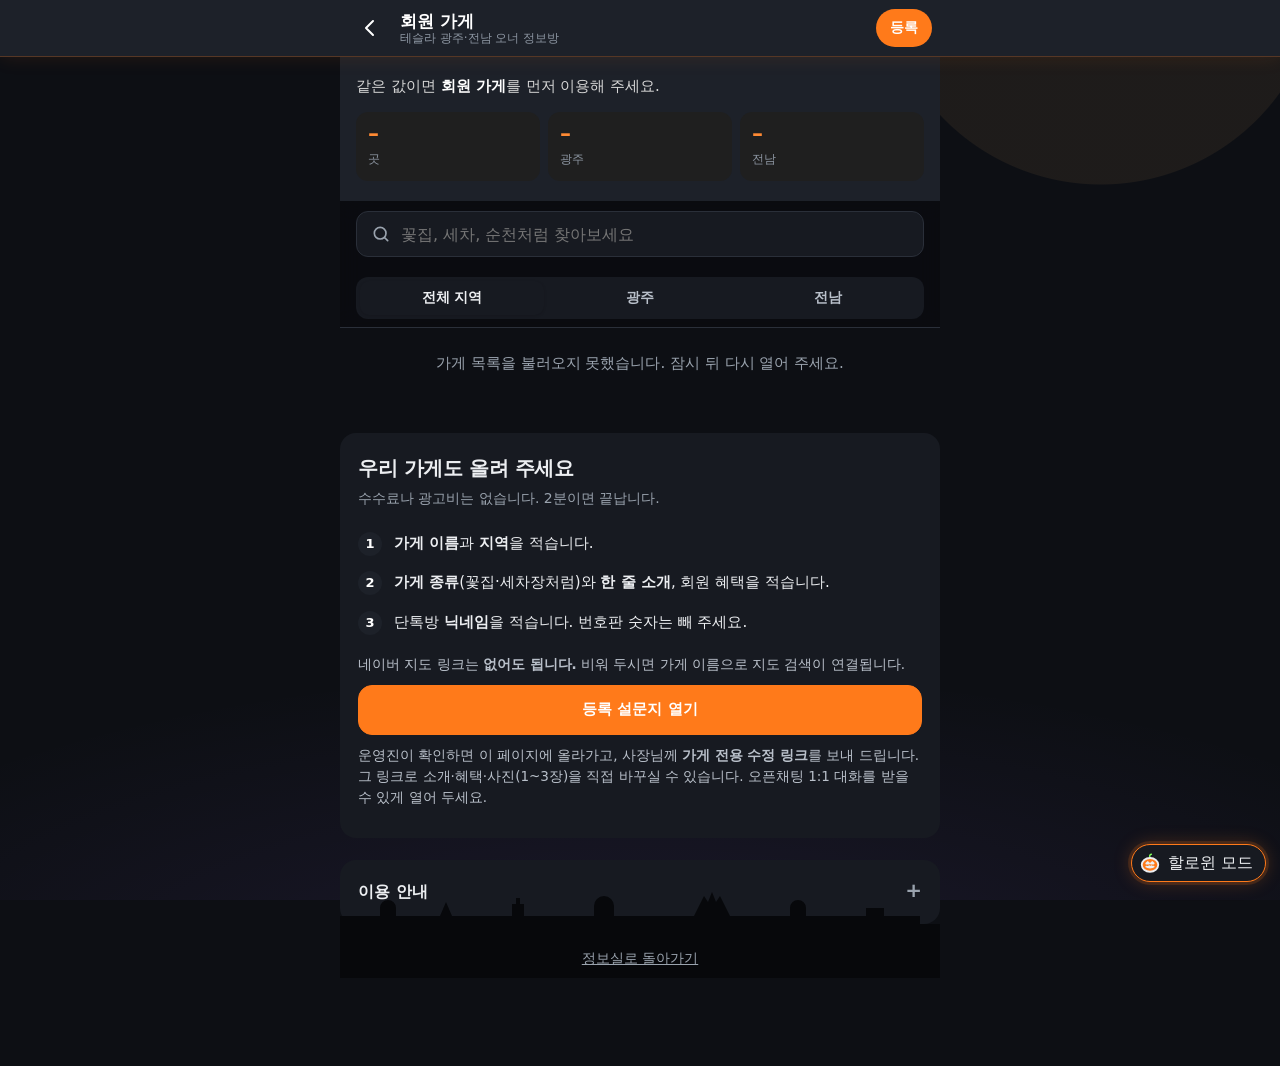
<file: shops.html>
<!doctype html>
<html lang="ko">
<head>
  <meta charset="utf-8">
  <meta name="viewport" content="width=device-width, initial-scale=1, viewport-fit=cover">
  <meta name="theme-color" content="#111111">
  <meta name="robots" content="noindex, nofollow, noarchive">
  <meta name="description" content="테슬라 광주·전남 오너 단톡방 회원이 운영하는 가게 모음">
  <title>회원 가게 · 테슬라 광주·전남</title>
  <link rel="icon" type="image/svg+xml" href="data:image/svg+xml,%3Csvg xmlns='http://www.w3.org/2000/svg' viewBox='0 0 64 64'%3E%3Crect width='64' height='64' rx='16' fill='%23111'/%3E%3Cpath d='M35 7 17 36h13l-2 21 19-31H34z' fill='%23e82127'/%3E%3C/svg%3E">
  <link id="theme-css" rel="stylesheet" href="shops-halloween.css?v=1105" data-base="shops.css?v=1105" data-hw="shops-halloween.css?v=1105">
  <link rel="stylesheet" href="halloween-fx.css?v=1105">
  <script src="theme.js?v=1105"></script>
</head>
<body>
  <header class="bar">
    <a class="bar-back" href="index.html" aria-label="정보실로 돌아가기">
      <svg viewBox="0 0 24 24" aria-hidden="true"><path d="M15 5l-7 7 7 7"/></svg>
    </a>
    <div class="bar-title">
      <strong>회원 가게</strong>
      <span>테슬라 광주·전남 오너 정보방</span>
    </div>
    <a class="bar-join" href="#join">등록</a>
  </header>

  <main class="app">
    <section class="intro">
      <p class="intro-lead">같은 값이면 <b>회원 가게</b>를 먼저 이용해 주세요.</p>
      <div class="stats" aria-label="등록 현황">
        <div><strong id="stat-count">–</strong><span>곳</span></div>
        <div><strong id="stat-gj">–</strong><span>광주</span></div>
        <div><strong id="stat-jn">–</strong><span>전남</span></div>
      </div>
    </section>

    <div class="sticky-tools">
      <label class="search">
        <svg viewBox="0 0 24 24" aria-hidden="true"><circle cx="11" cy="11" r="7"/><path d="M20 20l-3.5-3.5"/></svg>
        <input id="q" type="search" placeholder="꽃집, 세차, 순천처럼 찾아보세요" aria-label="가게 검색" autocomplete="off">
      </label>
      <div class="tabs" id="tabs" role="tablist" aria-label="업종"></div>
      <div class="seg" id="seg" role="group" aria-label="지역">
        <button type="button" data-area="전체" aria-pressed="true">전체 지역</button>
        <button type="button" data-area="광주" aria-pressed="false">광주</button>
        <button type="button" data-area="전남" aria-pressed="false">전남</button>
      </div>
    </div>

    <p class="status" id="status" role="status">가게 목록을 불러오는 중입니다.</p>
    <div id="list" class="list"></div>

    <section class="panel" id="join">
      <h2>우리 가게도 올려 주세요</h2>
      <p class="panel-lead">수수료나 광고비는 없습니다. 2분이면 끝납니다.</p>
      <ol class="steps">
        <li><b>가게 이름</b>과 <b>지역</b>을 적습니다.</li>
        <li><b>가게 종류</b>(꽃집·세차장처럼)와 <b>한 줄 소개</b>, 회원 혜택을 적습니다.</li>
        <li>단톡방 <b>닉네임</b>을 적습니다. 번호판 숫자는 빼 주세요.</li>
      </ol>
      <p class="note">네이버 지도 링크는 <b>없어도 됩니다.</b> 비워 두시면 가게 이름으로 지도 검색이 연결됩니다.</p>
      <a class="btn btn-primary" id="form-link" href="https://forms.gle/d4kMLaZQqdS3tRbRA" target="_blank" rel="noopener noreferrer">등록 설문지 열기</a>
      <p class="note">운영진이 확인하면 이 페이지에 올라가고, 사장님께 <b>가게 전용 수정 링크</b>를 보내 드립니다. 그 링크로 소개·혜택·사진(1~3장)을 직접 바꾸실 수 있습니다. 오픈채팅 1:1 대화를 받을 수 있게 열어 두세요.</p>
    </section>

    <details class="panel rules">
      <summary>이용 안내</summary>
      <p>회원끼리 서로 이용하도록 돕는 소개입니다. 운영진이 품질이나 가격을 보증하지 않습니다. 가격·영업시간·혜택은 바뀔 수 있으니 가시기 전에 가게에 확인해 주세요.</p>
      <p>단톡방에 직접 올리는 홍보 글은 지금처럼 운영진 승인 없이 올릴 수 없습니다. 보험·대출·투자·가상자산 권유 업종은 싣지 않고, 병원·의원·약국은 할인·혜택을 따로 두지 않습니다.</p>
      <p>등록하신 분이 단톡방을 나가시거나 정보가 사실과 달라지면 따로 알리지 않고 게시를 중단할 수 있습니다.</p>
    </details>

    <footer class="foot"><a href="index.html">정보실로 돌아가기</a></footer>
  </main>

  <a class="cta" href="#join">
    <svg viewBox="0 0 24 24" aria-hidden="true"><path d="M12 5v14M5 12h14"/></svg>
    우리 가게도 등록하기
  </a>

  <dialog class="sheet" id="sheet" aria-labelledby="sheet-name">
    <div class="sheet-inner">
      <div class="sheet-grip" aria-hidden="true"></div>
      <button class="sheet-close" type="button" id="sheet-close" aria-label="닫기">
        <svg viewBox="0 0 24 24" aria-hidden="true"><path d="M6 6l12 12M18 6L6 18"/></svg>
      </button>
      <div id="sheet-body"></div>
    </div>
  </dialog>

  <div class="toast" id="toast" role="status" aria-live="polite"></div>

  <script src="shops.js?v=1010c"></script>
  <script src="stats.js?v=1120c" defer></script>
</body>
</html>
</file>
<file: halloween.css>
/* 할로윈 테마 — styles 자동 변환본 (26.11.05). 원본을 고치면 darken.py로 다시 만든다 */
:root { --panel: #1d2129; --card-hw: #171a21; --hw-orange: #ff7a1a; --hw-green: #7dff5a; --hw-purple: #9b6bff; --hw-ghost: #f4f1ea; color-scheme: dark; }
:root {
  --ink: #eceef1;
  --muted: #9aa3ae;
  --paper: #0d0f14;
  --white: #171a21;
  --red: #ff7a1a;
  --red-dark: #c4560a;
  --line: #2a2f39;
  --max: 1120px;
}

* { box-sizing: border-box; }
html { scroll-behavior: smooth; }
body { margin: 0; background: var(--paper); color: var(--ink); font-family: Pretendard, "Noto Sans KR", "Apple SD Gothic Neo", system-ui, sans-serif; font-size: 16px; line-height: 1.7; }
a { color: inherit; }
button, a { -webkit-tap-highlight-color: transparent; }
.skip-link { position: fixed; left: 1rem; top: -5rem; background: var(--panel); color: white; padding: .75rem 1rem; z-index: 100; }
.skip-link:focus { top: 1rem; }

.site-header { position: sticky; top: 0; z-index: 50; height: 70px; display: flex; align-items: center; justify-content: space-between; padding: 0 max(1.25rem, calc((100vw - var(--max))/2)); background: rgba(10,12,16,.86); border-bottom: 1px solid rgba(18,18,18,.12); backdrop-filter: blur(14px); }
.brand { display: inline-flex; align-items: center; gap: .7rem; font-weight: 800; letter-spacing: .08em; text-decoration: none; font-size: .85rem; }
nav { display: flex; gap: 1.6rem; }
nav a { text-decoration: none; font-weight: 700; font-size: .88rem; }
nav a:hover { color: var(--red); }

.hero { min-height: calc(100vh - 70px); max-width: var(--max); margin: 0 auto; padding: clamp(4rem, 10vw, 8rem) 1.25rem 3rem; display: grid; align-content: center; position: relative; overflow: hidden; }
.hero::after { content: "JEONNAM"; position: absolute; right: -1.5rem; bottom: 1rem; font-size: clamp(4.5rem, 16vw, 12rem); font-weight: 900; letter-spacing: -.08em; color: transparent; -webkit-text-stroke: 1px rgba(255,122,26,.14); z-index: -1; }
.eyebrow, .kicker { margin: 0 0 .9rem; font-size: .78rem; font-weight: 800; letter-spacing: .14em; text-transform: uppercase; color: var(--red); }
.eyebrow { display: flex; align-items: center; gap: .55rem; }
.eyebrow span { width: 28px; height: 3px; background: var(--red); }
h1 { max-width: 900px; margin: 0; font-size: clamp(2.75rem, 8vw, 6.8rem); line-height: 1.03; letter-spacing: -.065em; }
h1 em { color: var(--red); font-style: normal; }
.hero-cafe { width: 100%; max-width: 820px; min-width: 0; display: grid; grid-template-columns: 1fr auto; align-items: center; gap: 1.5rem; margin-top: 2rem; padding: 1.3rem 1.4rem; color: white; background: var(--panel); border-left: 6px solid var(--red); }
.hero-cafe-copy { min-width: 0; display: flex; flex-direction: column; }
.hero-cafe-copy > span { color: #ffa45c; font-size: .78rem; font-weight: 900; letter-spacing: .08em; }
.hero-cafe-copy strong { margin-top: .15rem; font-size: 1.35rem; }
.hero-cafe-copy p { max-width: 620px; margin: .4rem 0 0; color: #d5d5d5; font-size: .94rem; line-height: 1.65; overflow-wrap: break-word; }
.cafe-actions { display: grid; gap: .65rem; }
.join-contact { display: flex; align-items: center; justify-content: space-between; gap: 1rem; padding: .45rem .2rem; color: white; text-decoration: none; }
.join-contact span { color: #8d96a2; font-size: .78rem; }
.join-contact strong { font-size: .95rem; }
.join-contact:hover strong, .join-contact:focus-visible strong { color: #ff9a4a; }
.hero-actions { display: flex; gap: .75rem; margin-top: 2rem; }
.button { min-height: 52px; display: inline-flex; align-items: center; justify-content: center; padding: .8rem 1.25rem; border: 1px solid #3a404c; font: inherit; font-weight: 800; text-decoration: none; cursor: pointer; }
.button.primary { color: white; background: var(--panel); }
.button.cafe { color: white; background: var(--red); border-color: var(--red); }
.button.secondary { background: transparent; }
.button:hover, .button:focus-visible { transform: translateY(-2px); box-shadow: 4px 4px 0 var(--red); outline: none; }
.meta-strip { margin-top: clamp(3rem, 8vw, 6rem); display: grid; grid-template-columns: repeat(3, 1fr); border-top: 1px solid #3a404c; max-width: 620px; }
.meta-strip div { display: flex; flex-direction: column; padding: 1rem 1rem 0 0; }
.meta-strip strong { font-size: 1.35rem; }
.meta-strip span { color: var(--muted); font-size: .82rem; }

.section { padding: clamp(4.5rem, 9vw, 8rem) max(1.25rem, calc((100vw - var(--max))/2)); }
.section-heading { display: flex; align-items: flex-start; gap: 1.2rem; margin-bottom: 2.5rem; }
.section-number { font: 700 1rem/1 Georgia, serif; color: var(--red); border-top: 2px solid var(--red); padding-top: .45rem; }
.section-heading h2, .final-note h2 { margin: 0; font-size: clamp(2.2rem, 5vw, 4.2rem); line-height: 1.08; letter-spacing: -.045em; }
.section-heading .kicker { margin-bottom: .6rem; }
.section-lead { max-width: 740px; margin: -1rem 0 2.5rem 3.3rem; color: var(--muted); }
.info-section { background: var(--card-hw); }
.info-jump-grid { display: grid; grid-template-columns: repeat(4, 1fr); border-top: 1px solid #3a404c; border-left: 1px solid #3a404c; }
.info-jump-grid a { min-height: 170px; display: flex; flex-direction: column; padding: 1.15rem; border-right: 1px solid #3a404c; border-bottom: 1px solid #3a404c; text-decoration: none; background: var(--card-hw); transition: background .18s ease, color .18s ease; }
.info-jump-grid a:hover, .info-jump-grid a:focus-visible { color: white; background: var(--red); outline: none; }
.info-jump-grid span { font: 700 .78rem Georgia, serif; color: var(--red); }
.info-jump-grid a:hover span, .info-jump-grid a:focus-visible span { color: white; }
.info-jump-grid strong { margin-top: auto; font-size: 1.15rem; }
.info-jump-grid small { color: var(--muted); font-size: .78rem; }
.info-jump-grid a:hover small, .info-jump-grid a:focus-visible small { color: rgba(255,255,255,.8); }
.info-directory { margin-top: 4rem; border-top: 3px solid #3a404c; }
.info-detail { scroll-margin-top: 80px; display: grid; grid-template-columns: 72px 1fr; gap: 1rem; padding: 2.4rem 0; border-bottom: 1px solid var(--line); }
.info-detail > div:last-child { max-width: 760px; }
.info-index { color: var(--red); font: 700 .9rem Georgia, serif; }
.info-label { margin: 0 0 .2rem; color: var(--red); font-size: .75rem; font-weight: 900; letter-spacing: .09em; }
.info-detail h3 { margin: 0 0 .8rem; font-size: clamp(1.55rem, 3vw, 2.4rem); letter-spacing: -.035em; }
.info-detail p { color: #b9c0ca; }
.info-subhead { margin: 1.8rem 0 .5rem; padding-top: 1.2rem; border-top: 1px solid var(--line); font-size: 1.2rem; letter-spacing: -.02em; }
.info-detail .address b { margin-right: .4rem; color: var(--ink); }
.contact-list, .link-stack { display: grid; grid-template-columns: repeat(2, minmax(0, 1fr)); gap: .7rem; margin: 1rem 0; }
.contact-list a, .link-stack a { display: flex; flex-direction: column; padding: 1rem; border: 1px solid var(--line); text-decoration: none; }
.contact-list a:hover, .link-stack a:hover { border-color: var(--red); }
.contact-list span, .link-stack span { color: var(--muted); font-size: .78rem; }
.contact-list strong { font-size: 1.15rem; }
.link-stack a { flex-direction: row; justify-content: space-between; align-items: center; }
.link-stack b { color: var(--red); font-size: .78rem; }
.out-link { display: inline-flex; gap: .7rem; align-items: center; padding-bottom: .25rem; border-bottom: 2px solid var(--red); text-decoration: none; font-weight: 900; }
.out-link span { color: var(--red); }
.plain-list { list-style: none; margin: 1rem 0 0; padding: 0; border-top: 1px solid var(--line); }
.plain-list li { display: grid; grid-template-columns: 140px 1fr; gap: 1rem; padding: .9rem 0; border-bottom: 1px solid var(--line); }
.plain-list span { color: #b9c0ca; }
.address { font-size: 1.05rem; }
.featured-detail { background: linear-gradient(90deg, rgba(255,122,26,.08), transparent 72%); }
.data-chips { display: flex; flex-wrap: wrap; gap: .6rem; margin: 1.15rem 0; }
.data-chips span { display: inline-flex; align-items: baseline; gap: .35rem; padding: .55rem .75rem; border: 1px solid #3a404c; background: var(--card-hw); font-size: .82rem; }
.data-chips b { color: var(--red); font-size: 1rem; }
.rule-grid { display: grid; grid-template-columns: repeat(3, 1fr); border-top: 1px solid #3a404c; border-left: 1px solid #3a404c; }
.rule-card { min-height: 250px; padding: 1.5rem; border-right: 1px solid #3a404c; border-bottom: 1px solid #3a404c; background: rgba(255,255,255,.02); }
.rule-card > span { font: 700 .9rem Georgia, serif; color: var(--red); }
.rule-card h3 { margin: 3rem 0 .6rem; font-size: 1.35rem; letter-spacing: -.02em; }
.rule-card p { margin: 0; color: #b9c0ca; }
.recent-issue { margin-top: 1.5rem; padding: 1.4rem; border: 2px solid var(--red); background: var(--card-hw); }
.recent-issue span { display: inline-block; margin-bottom: .4rem; color: var(--red); font-size: .75rem; font-weight: 900; letter-spacing: .08em; }
.recent-issue p { margin: 0; }
.profile-note { margin-top: 1.5rem; display: grid; grid-template-columns: auto 1fr auto; align-items: center; gap: 1rem; background: var(--panel); color: white; padding: 1.2rem 1.4rem; }
.profile-note p { margin: 0; }
.profile-note code { white-space: nowrap; color: #ffc79a; font-size: .85rem; }
.note-label { background: var(--red); padding: .25rem .55rem; font-size: .75rem; font-weight: 800; }

.full-rules { background: var(--panel); color: #f2f3f5; }
.inverse .section-number, .inverse .kicker { color: #ff8a33; }
.inverse .section-number { border-color: #ff8a33; }
.accordion { border-top: 1px solid #444; }
details { border-bottom: 1px solid #444; }
summary { min-height: 82px; display: flex; align-items: center; gap: 1.2rem; list-style: none; cursor: pointer; font-size: clamp(1.1rem, 2vw, 1.35rem); font-weight: 800; }
summary::-webkit-details-marker { display: none; }
summary span { color: #ff8a33; font: 700 .92rem Georgia, serif; }
summary::after { content: "+"; margin-left: auto; font-size: 1.7rem; font-weight: 300; color: #8d96a2; }
details[open] summary::after { content: "−"; }
.detail-body { padding: 0 3.6rem 1.8rem; max-width: 850px; color: #c7c7c7; }
.detail-body p { margin: 0; }
.detail-body strong { color: white; }

.process-list { list-style: none; margin: 0; padding: 0; display: grid; grid-template-columns: repeat(3, 1fr); gap: 1px; background: var(--panel); border: 1px solid #3a404c; }
.process-list li { background: var(--paper); padding: 1.8rem; }
.process-list span { color: var(--red); font: 700 .85rem Georgia, serif; }
.process-list h3 { margin: 2.5rem 0 .5rem; font-size: 1.35rem; }
.process-list p { margin: 0; color: var(--muted); }
.exception { margin: 1.3rem 0 0; border-left: 4px solid var(--red); padding: .8rem 1rem; background: var(--card-hw); }

.final-note { display: grid; grid-template-columns: 1.5fr .7fr; align-items: end; gap: 3rem; background: var(--red); color: white; }
.final-note .kicker { color: white; opacity: .8; }
.final-note p:last-child { margin: 0; border-top: 1px solid rgba(255,255,255,.6); padding-top: 1rem; }
footer { padding: 2rem max(1.25rem, calc((100vw - var(--max))/2)); display: flex; justify-content: space-between; background: var(--panel); color: #8d96a2; font-size: .78rem; }
footer p { margin: 0; }
.mobile-nav { display: none; }
.toast { position: fixed; left: 50%; bottom: 2rem; transform: translate(-50%, 140%); background: var(--card-hw); color: var(--ink); border: 1px solid #3a404c; box-shadow: 4px 4px 0 var(--red); padding: .8rem 1rem; font-weight: 800; z-index: 100; transition: transform .25s ease; }
.toast.show { transform: translate(-50%, 0); }

/* 주행기록 안내 */
.guide-page { background: var(--white); }
.guide-page .site-header { background: rgba(10,12,16,.9); }
.guide-main { overflow: hidden; }
.guide-hero { padding: clamp(4rem, 9vw, 7rem) max(1.25rem, calc((100vw - var(--max))/2)); background: var(--panel); color: white; }
.guide-back { display: inline-flex; margin-bottom: 2.5rem; color: #ddd; text-decoration: none; font-weight: 800; }
.guide-back:hover { color: #ff9a4a; }
.guide-hero h1 { max-width: 980px; }
.guide-hero p { max-width: 760px; margin: 1.5rem 0 0; color: #cfcfcf; font-size: 1.05rem; }
.guide-start { display: inline-flex; margin-top: 1.5rem; padding-bottom: .2rem; color: white; border-bottom: 2px solid #ff8a33; text-decoration: none; font-weight: 900; }
.guide-start:hover, .guide-start:focus-visible { color: #ffa45c; outline: none; }
.guide-metrics { max-width: 800px; display: grid; grid-template-columns: repeat(3, 1fr); margin-top: 2.5rem; border: 1px solid #4a4a4a; }
.guide-metrics div { padding: 1.1rem; border-right: 1px solid #4a4a4a; }
.guide-metrics div:last-child { border-right: 0; }
.guide-metrics strong { display: block; color: #ff8a33; font-size: 1.45rem; }
.guide-metrics span { color: #bbb; font-size: .82rem; }
.guide-section { padding: clamp(3.5rem, 8vw, 6rem) max(1.25rem, calc((100vw - var(--max))/2)); border-bottom: 1px solid var(--line); }
.guide-section h2 { max-width: 820px; margin: 0 0 1.2rem; font-size: clamp(2rem, 4vw, 3.5rem); line-height: 1.15; letter-spacing: -.04em; }
.guide-lead { max-width: 780px; color: #b9c0ca; }
.guide-flow { display: grid; grid-template-columns: repeat(4, 1fr); gap: 1px; margin-top: 2rem; background: var(--panel); border: 1px solid #3a404c; }
.guide-step { min-height: 230px; padding: 1.25rem; background: var(--card-hw); }
.guide-step > span { color: var(--red); font: 700 .85rem Georgia, serif; }
.guide-step h3 { margin: 2.2rem 0 .5rem; font-size: 1.2rem; }
.guide-step p { margin: 0; color: var(--muted); font-size: .9rem; }
.formula-box { max-width: 850px; margin: 2rem 0; padding: 1.4rem; color: white; background: var(--panel); border-left: 6px solid var(--red); }
.formula-box code { display: block; color: white; font: 800 clamp(.95rem, 2vw, 1.2rem)/1.7 ui-monospace, SFMono-Regular, Menlo, monospace; white-space: normal; }
.formula-box p { margin: .7rem 0 0; color: #bbb; }
.guide-table-wrap { overflow-x: auto; margin-top: 1.5rem; }
.guide-table { width: 100%; min-width: 620px; border-collapse: collapse; }
.guide-table th, .guide-table td { padding: .85rem 1rem; border: 1px solid var(--line); text-align: left; }
.guide-table th { color: white; background: var(--panel); font-size: .82rem; }
.guide-table td { color: #b9c0ca; }
.guide-table strong { color: var(--red); }
.check-list { max-width: 850px; list-style: none; margin: 1.5rem 0 0; padding: 0; counter-reset: guide; }
.check-list li { counter-increment: guide; display: grid; grid-template-columns: 42px 1fr; gap: .9rem; padding: 1rem 0; border-bottom: 1px solid var(--line); }
.check-list li::before { content: counter(guide, decimal-leading-zero); color: var(--red); font: 700 .9rem Georgia, serif; }
.check-list strong { display: block; }
.check-list span { color: #b9c0ca; }
.privacy-callout { color: white; background: var(--red); }
.privacy-callout h2 { color: white; }
.privacy-callout .guide-lead { color: white; }
.privacy-grid { display: grid; grid-template-columns: repeat(2, 1fr); gap: 1px; max-width: 900px; margin-top: 2rem; background: rgba(255,255,255,.5); border: 1px solid rgba(255,255,255,.5); }
.privacy-grid div { padding: 1rem; background: var(--red-dark); }
.privacy-grid strong { display: block; }
.privacy-grid span { color: #ffd9b8; font-size: .88rem; }
.source-list { max-width: 850px; margin: 1.5rem 0 0; padding-left: 1.2rem; }
.source-list li { margin: .65rem 0; }
.source-list a { font-weight: 800; text-decoration-color: var(--red); text-decoration-thickness: 2px; }
.guide-disclaimer { max-width: 850px; padding: 1rem; border: 1px solid var(--line); background: var(--paper); color: #b9c0ca; }
.prompt-workbench { background: var(--paper); scroll-margin-top: 70px; }
.member-steps { list-style: none; display: grid; grid-template-columns: repeat(3, 1fr); gap: 1px; margin: 2rem 0 0; padding: 0; background: var(--panel); border: 1px solid #3a404c; }
.member-steps li { display: grid; grid-template-columns: 42px 1fr; gap: .8rem; min-height: 190px; padding: 1.25rem; background: var(--card-hw); }
.member-steps li > span { color: var(--red); font: 700 .85rem Georgia, serif; }
.member-steps strong { display: block; font-size: 1.1rem; }
.member-steps p { margin: .5rem 0 0; color: var(--muted); font-size: .9rem; }
.data-warning { max-width: 900px; margin: 1.25rem 0; padding: 1rem 1.2rem; color: white; background: var(--red); }
.data-warning strong { display: block; }
.data-warning p { margin: .25rem 0 0; color: #ffe6cf; }
.input-example { max-width: 900px; margin: 1.25rem 0; border: 1px solid #3a404c; background: var(--card-hw); }
.input-example summary { min-height: 60px; padding: 0 1rem; font-size: 1rem; }
.input-example summary::after { color: var(--red); }
.input-example > p { margin: 0; padding: .9rem 1rem 1rem; color: var(--muted); font-size: .88rem; }
.example-scroll { overflow-x: auto; }
.example-scroll table { width: 100%; min-width: 780px; border-collapse: collapse; }
.example-scroll th, .example-scroll td { padding: .75rem; border-top: 1px solid var(--line); border-right: 1px solid var(--line); text-align: left; white-space: nowrap; }
.example-scroll th { color: #b9c0ca; background: var(--card-hw); font-size: .78rem; }
.prompt-card { max-width: 900px; margin-top: 1.25rem; padding: 1.25rem; color: white; background: var(--panel); border-left: 6px solid var(--red); }
.prompt-heading { display: flex; align-items: center; justify-content: space-between; gap: 1rem; }
.prompt-heading span { color: #ffa45c; font-size: .75rem; font-weight: 900; letter-spacing: .08em; }
.prompt-heading h3 { margin: .15rem 0 0; font-size: 1.25rem; }
.prompt-copy { flex: 0 0 auto; color: white; background: var(--red); border-color: var(--red); }
.prompt-card pre { max-height: 260px; overflow: auto; margin: 1.1rem 0 0; padding: 1rem; color: #ddd; background: #222; border: 1px solid #444; white-space: pre-wrap; overflow-wrap: anywhere; font: .86rem/1.7 ui-monospace, SFMono-Regular, Menlo, monospace; }
.ai-actions { max-width: 900px; display: flex; align-items: center; justify-content: space-between; gap: 1rem; margin-top: 1rem; }
.ai-actions p { margin: 0; color: var(--muted); font-size: .9rem; }
.ai-actions > div { display: flex; gap: .6rem; }
.copy-status { min-height: 1.7em; max-width: 900px; margin: .6rem 0 0; color: var(--red-dark); font-weight: 800; }

@media (max-width: 820px) {
  body { padding-bottom: 62px; }
  .site-header { height: 58px; }
  .site-header nav { display: none; }
  .hero { min-height: auto; padding-top: 5rem; }
  .hero::after { bottom: 5rem; }
  .rule-grid { grid-template-columns: repeat(2, 1fr); }
  .info-jump-grid { grid-template-columns: repeat(2, 1fr); }
  .profile-note { grid-template-columns: 1fr; align-items: start; }
  .profile-note code { white-space: normal; }
  .process-list { grid-template-columns: 1fr; }
  .guide-flow { grid-template-columns: repeat(2, 1fr); }
  .member-steps { grid-template-columns: 1fr; }
  .member-steps li { min-height: 0; }
  .ai-actions { align-items: stretch; flex-direction: column; }
  .final-note { grid-template-columns: 1fr; align-items: start; }
  .mobile-nav { position: fixed; bottom: 0; left: 0; right: 0; z-index: 60; height: 62px; display: grid; grid-template-columns: repeat(5, 1fr); background: rgba(8,9,12,.96); border-top: 1px solid #333; backdrop-filter: blur(14px); }
  .mobile-nav a, .mobile-nav button { display: grid; place-items: center; border: 0; background: transparent; color: white; text-decoration: none; font: 800 .78rem/1 inherit; }
  .mobile-nav button { color: #ff9a4a; }
  footer { margin-bottom: 0; }
}

@media (max-width: 560px) {
  .hero-actions { flex-direction: column; align-items: stretch; }
  .hero-cafe { grid-template-columns: 1fr; gap: 1rem; padding: 1.15rem; }
  .hero-cafe .button { width: 100%; }
  .cafe-actions { width: 100%; }
  .join-contact { min-height: 46px; padding: .4rem .2rem; }
  .hero-cafe-copy p { font-size: 1rem; }
  .meta-strip { grid-template-columns: repeat(3, minmax(0, 1fr)); }
  .meta-strip strong { font-size: 1.05rem; }
  .rule-grid { grid-template-columns: 1fr; }
  .section-lead { margin-left: 0; }
  .info-jump-grid a { min-height: 140px; }
  .info-detail { grid-template-columns: 38px 1fr; }
  .contact-list, .link-stack { grid-template-columns: 1fr; }
  .plain-list li { grid-template-columns: 1fr; gap: .2rem; }
  .guide-metrics div { padding: .8rem .7rem; }
  .guide-metrics strong { font-size: 1.25rem; }
  .guide-metrics span { font-size: .75rem; }
  .guide-flow, .privacy-grid { grid-template-columns: 1fr; }
  .guide-step { min-height: 180px; }
  .prompt-heading { align-items: stretch; flex-direction: column; }
  .prompt-copy { width: 100%; }
  .ai-actions > div { display: grid; grid-template-columns: 1fr; }
  .rule-card { min-height: 210px; }
  .section-heading { gap: .8rem; }
  .detail-body { padding-left: 2.1rem; }
  footer { flex-direction: column; gap: .4rem; }
}

@media (prefers-reduced-motion: reduce) {
  html { scroll-behavior: auto; }
  *, *::before, *::after { transition: none !important; }
}

.source-list small { color: #8d96a2; font-weight: 400; }
.source-list li { line-height: 1.65; }

.hero-shared { width: 100%; max-width: 820px; min-width: 0; display: grid; grid-template-columns: 1fr auto; align-items: center; gap: 1.5rem; margin-top: 1rem; padding: 1.3rem 1.4rem; background: var(--card-hw); border: 1px solid var(--line); border-left: 6px solid #3a404c; }
.hero-shared-copy { min-width: 0; display: flex; flex-direction: column; }
.hero-shared-copy > span { color: var(--red); font-size: .78rem; font-weight: 900; letter-spacing: .08em; }
.hero-shared-copy strong { margin-top: .15rem; font-size: 1.35rem; }
.hero-shared-copy p { max-width: 620px; margin: .4rem 0 0; color: #b9c0ca; font-size: .94rem; line-height: 1.65; overflow-wrap: break-word; }
@media (max-width: 560px) {
  .hero-shared { grid-template-columns: 1fr; gap: 1rem; padding: 1.15rem; }
  .hero-shared .button { width: 100%; }
}

/* 회원 가게 */
.shop-tools { display: grid; gap: .9rem; margin: 1.5rem 0 1rem; }
.shop-tools input { width: 100%; max-width: 520px; min-height: 48px; padding: .7rem .9rem; border: 1px solid #3a404c; background: var(--card-hw); font: inherit; }
.shop-filters { display: flex; flex-wrap: wrap; gap: .45rem; }
.shop-filters button { min-height: 40px; padding: .4rem .8rem; border: 1px solid #3a404c; background: var(--card-hw); font: inherit; font-size: .88rem; font-weight: 800; cursor: pointer; }
.shop-filters button[aria-pressed="true"] { color: white; background: var(--panel); }
.shop-status { color: #b9c0ca; font-size: .9rem; }
.shop-grid { display: grid; grid-template-columns: repeat(auto-fill, minmax(260px, 1fr)); gap: 1px; background: var(--panel); border: 1px solid #3a404c; }
.shop-grid:empty { display: none; }
.shop-card { display: flex; flex-direction: column; gap: .35rem; padding: 1.2rem; background: var(--card-hw); }
.shop-photos { display: grid; grid-auto-flow: column; grid-auto-columns: 1fr; gap: 2px; margin: -1.2rem -1.2rem .6rem; background: var(--card-hw); }
.shop-photos a { display: block; aspect-ratio: 4 / 3; overflow: hidden; }
.shop-photos img { width: 100%; height: 100%; object-fit: cover; display: block; }
.shop-say { margin-top: .3rem !important; padding: .5rem .65rem; background: var(--card-hw); border-left: 3px solid #3a404c; font-size: .9rem; }
.shop-say b { display: block; margin-bottom: .1rem; font-size: .78rem; color: #b9c0ca; }
.shop-card h3 { margin: 0; font-size: 1.15rem; }
.shop-card p { margin: 0; }
.shop-meta { color: #b9c0ca; font-size: .8rem; }
.shop-meta span { margin-right: .5rem; color: var(--red); font-weight: 900; }
.shop-benefit { margin-top: .3rem !important; padding: .5rem .65rem; background: #2a1a0e; border-left: 3px solid var(--red); font-size: .9rem; }
.shop-benefit b { margin-right: .45rem; color: var(--red); }
.shop-actions { display: flex; flex-wrap: wrap; gap: .4rem .9rem; margin-top: auto; padding-top: .6rem; }
.shop-actions a { font-size: .88rem; font-weight: 800; text-decoration-color: var(--red); text-decoration-thickness: 2px; }
.shop-nick { color: #b9c0ca; font-size: .85rem; }
.shop-ask { max-width: 720px; margin: 0 0 1rem; padding: .7rem .85rem; background: var(--card-hw); border-left: 3px solid var(--red); font-size: .92rem; }
.shop-ask > b:first-child { display: block; margin-bottom: .15rem; color: var(--red); }
.shop-nick b { color: var(--ink); }
.shop-steps { padding-left: 1.2rem; }
.shop-steps li { margin: .3rem 0; }
.button.is-disabled { opacity: .5; pointer-events: none; }

/* ===== 오너가 만든 서비스 (26.10.10) ===== */
.svc-section { padding-top: clamp(2.5rem, 6vw, 4.5rem); padding-bottom: clamp(2.5rem, 6vw, 4.5rem); padding-right: 0; background: #07080b; color: #fff; }
.svc-head { padding-right: max(1.25rem, calc((100vw - var(--max))/2)); }
.svc-head .kicker { color: #ff8a33; }
.svc-head h2 { margin: 0; font-size: clamp(1.9rem, 4.5vw, 3.2rem); letter-spacing: -.04em; line-height: 1.1; }
.svc-head p:last-child { margin: .4rem 0 0; color: #9a9a9a; font-size: .92rem; }
.svc-rail { display: flex; gap: 14px; margin-top: 1.4rem; padding: 4px max(1.25rem, calc((100vw - var(--max))/2)) 12px 0; overflow-x: auto; scroll-snap-type: x mandatory; scrollbar-width: none; -webkit-overflow-scrolling: touch; }
.svc-rail::-webkit-scrollbar { display: none; }
.svc { flex: none; width: min(78vw, 300px); display: flex; flex-direction: column; padding: 20px 18px 18px; border-radius: 22px; scroll-snap-align: start; position: relative; overflow: hidden; }
.svc::after { content: ""; position: absolute; right: -40px; top: -40px; width: 140px; height: 140px; border-radius: 50%; background: rgba(255,255,255,.08); }
.svc-a { background: linear-gradient(150deg, #ff7a1a, #7a2e00); }
.svc-b { background: linear-gradient(150deg, #5b2fc0, #1c0d3d); }
.svc-c { background: linear-gradient(150deg, #1f8a3c, #0a2612); }
.svc-d { background: linear-gradient(150deg, #3a3a3a, #1a1a1a); border: 1px solid #444; }
.svc-add { background: transparent; border: 1.5px dashed #555; }
.svc-add::after { display: none; }
.svc-type { align-self: flex-start; margin: 0 0 14px; padding: 3px 10px; border-radius: 999px; background: rgba(255,255,255,.18); font-size: .72rem; font-weight: 800; letter-spacing: .04em; }
.svc h3 { margin: 0 0 6px; font-size: 1.35rem; line-height: 1.25; letter-spacing: -.02em; }
.svc-what { margin: 0 0 12px; color: rgba(255,255,255,.86); font-size: .93rem; line-height: 1.55; }
.svc-chips { display: flex; flex-wrap: wrap; gap: 6px; margin-bottom: 12px; }
.svc-chips span { padding: 4px 9px; border-radius: 8px; background: rgba(0,0,0,.25); font-size: .76rem; font-weight: 700; }
.svc-warn { margin: 0 0 10px; padding: 8px 10px; border-radius: 10px; background: rgba(0,0,0,.28); font-size: .78rem; line-height: 1.45; color: #ffe0a3; }
.svc-who { margin: auto 0 14px; color: rgba(255,255,255,.7); font-size: .8rem; }
.svc-add .svc-who { margin-bottom: 0; }
.svc-go { display: flex; align-items: center; justify-content: center; min-height: 48px; border-radius: 14px; background: var(--card-hw); color: #b9c0ca; font-weight: 900; text-decoration: none; position: relative; z-index: 1; }
.svc-go:active { transform: scale(.98); }

/* ===== 정보실: 아이콘 타일 + 펼치는 카드 (26.10.10) ===== */
.info-tiles { display: grid; grid-template-columns: repeat(auto-fill, minmax(150px, 1fr)); gap: 10px; }
.info-tiles a { display: flex; flex-direction: column; gap: 2px; min-height: 120px; padding: 14px; border-radius: 18px; background: var(--paper); text-decoration: none; transition: background .15s, transform .15s; }
.info-tiles a:active { transform: scale(.97); }
.info-tiles a:hover, .info-tiles a:focus-visible { background: var(--card-hw); outline: none; }
.info-tiles i { display: grid; place-items: center; width: 42px; height: 42px; margin-bottom: auto; border-radius: 12px; background: var(--card-hw); color: var(--red); }
.info-tiles strong { margin-top: 12px; font-size: 1rem; line-height: 1.3; }
.info-tiles small { color: var(--muted); font-size: .76rem; line-height: 1.35; }
.info-tiles svg, .info-card summary svg { width: 22px; height: 22px; fill: none; stroke: currentColor; stroke-width: 2; stroke-linecap: round; stroke-linejoin: round; }
#apps, #info { scroll-margin-top: 70px; }
.info-cards { display: grid; gap: 10px; margin-top: 2rem; }
.info-card { scroll-margin-top: 84px; border: 1px solid var(--line); border-radius: 18px; background: var(--card-hw); overflow: hidden; }
.info-card[open] { border-color: #3a404c; box-shadow: 0 6px 24px rgba(0,0,0,.07); }
.info-card summary { min-height: 72px; display: flex; align-items: center; gap: 12px; padding: 14px 16px; cursor: pointer; list-style: none; font-size: 1rem; font-weight: 400; }
.info-card summary::-webkit-details-marker { display: none; }
.info-card summary::after, .info-card[open] summary::after { content: ""; flex: none; width: 10px; height: 10px; margin-left: auto; border-right: 2px solid #999; border-bottom: 2px solid #999; transform: rotate(45deg) translate(-2px, -2px); transition: transform .2s; }
.info-card[open] summary::after { transform: rotate(-135deg) translate(-2px, -2px); border-color: var(--red); }
.info-card summary i { display: grid; place-items: center; flex: none; width: 44px; height: 44px; border-radius: 12px; background: var(--paper); color: var(--red); }
.info-card[open] summary i { background: var(--red); color: #fff; }
.info-card summary span { display: flex; flex-direction: column; min-width: 0; color: var(--ink); font: inherit; }
.info-card summary small { color: var(--red); font-size: .72rem; font-weight: 800; letter-spacing: .04em; }
.info-card summary b { color: var(--ink); font-weight: 800; font-size: 1.08rem; line-height: 1.35; letter-spacing: -.02em; }
.info-card-body { padding: 4px 18px 20px 72px; }
.info-card-body > p { color: #b9c0ca; }
.info-card-body .note-small { margin-top: 1rem; color: var(--muted); font-size: .82rem; }
@media (max-width: 560px) {
  .info-tiles { grid-template-columns: repeat(3, 1fr); gap: 8px; }
  .info-tiles a { min-height: 104px; padding: 11px 10px; border-radius: 16px; }
  .info-tiles i { width: 36px; height: 36px; border-radius: 10px; }
  .info-tiles strong { margin-top: 10px; font-size: .88rem; }
  .info-tiles small { display: none; }
  .info-card-body { padding: 0 16px 18px; }
  .svc-section { padding-left: 1.25rem; }
}
.svc-e { background: linear-gradient(150deg, #7a4b00, #3d2600); }
.info-subhead .by { display: block; margin-top: .2rem; color: var(--red); font-size: .78rem; font-weight: 800; letter-spacing: 0; }
.info-card-body .info-subhead:first-of-type { margin-top: 1.2rem; }

/* ===== 첫 화면 바로가기 (26.10.10) ===== */
.hero2 { min-height: 0; display: block; padding: clamp(2.4rem, 6vw, 4.5rem) 1.25rem clamp(2.4rem, 6vw, 4rem); }
.hero2::after { bottom: auto; top: 1.2rem; font-size: clamp(3.5rem, 13vw, 9rem); }
.hero2-eyebrow { margin: 0 0 .6rem; color: var(--red); font-size: .78rem; font-weight: 900; letter-spacing: .06em; }
.hero2-title { font-size: clamp(2.3rem, 8.5vw, 4.6rem); line-height: 1.08; }
.hero2-lead { max-width: 560px; margin: .9rem 0 0; color: #b9c0ca; font-size: 1rem; }
.hero2-list { display: block; max-width: 640px; margin-top: 1.6rem; border-radius: 20px; background: var(--card-hw); box-shadow: 0 1px 2px rgba(0,0,0,.06), 0 8px 28px rgba(0,0,0,.06); overflow: hidden; }
.h2row { display: flex; align-items: center; gap: 14px; min-height: 76px; padding: 12px 16px; text-decoration: none; color: var(--ink); }
.h2row + .h2row { border-top: 1px solid var(--line); }
.h2row:hover, .h2row:focus-visible { background: var(--card-hw); outline: none; }
.h2row:active { background: var(--card-hw); }
.h2i { display: grid; place-items: center; flex: none; width: 46px; height: 46px; border-radius: 14px; }
.h2i svg { width: 22px; height: 22px; fill: none; stroke: currentColor; stroke-width: 2; stroke-linecap: round; stroke-linejoin: round; }
.h2i-red { background: var(--red); color: #fff; }
.h2i-dark { background: var(--panel); color: #fff; }
.h2i-paper { background: var(--paper); color: var(--red); }
.h2i-green { background: #03c75a; color: #fff; }
.h2i-line { background: var(--card-hw); color: var(--ink); border: 1.5px solid #3a404c; }
.h2t { flex: 1; min-width: 0; display: flex; flex-direction: column; }
.h2t b { font-size: 1.05rem; line-height: 1.3; letter-spacing: -.01em; }
.h2t small { color: var(--muted); font-size: .8rem; font-weight: 500; line-height: 1.4; }
.h2badge { flex: none; min-width: 34px; padding: 4px 9px; border-radius: 999px; background: var(--red); color: #fff; font-style: normal; font-weight: 900; font-size: .78rem; text-align: center; }
.h2badge-ghost { background: var(--paper); color: var(--ink); }
.h2go { flex: none; color: #8d96a2; font-style: normal; font-weight: 800; }
.hero2-actions { display: flex; flex-wrap: wrap; gap: 8px; max-width: 640px; margin-top: 12px; }
.h2btn { flex: 1 1 200px; display: inline-flex; align-items: center; justify-content: center; gap: 8px; min-height: 48px; padding: 0 14px; border: 1px solid var(--line); border-radius: 14px; background: var(--card-hw); color: var(--ink); font: inherit; font-size: .9rem; font-weight: 800; text-decoration: none; cursor: pointer; }
.h2btn svg { width: 18px; height: 18px; fill: none; stroke: var(--red); stroke-width: 2; stroke-linecap: round; stroke-linejoin: round; }
.h2btn:active { background: var(--card-hw); }
@media (max-width: 820px) { .hero2 { padding-top: 2rem; } }
@media (max-width: 560px) {
  .hero2-list { margin-left: -4px; margin-right: -4px; }
  .h2row { gap: 12px; padding: 12px 14px; }
  .hero2::after { display: none; }
}

/* 센터 가격표 (26.10.12) */
.price-table { width: 100%; margin: .6rem 0 .4rem; border-collapse: collapse; font-size: .92rem; }
.price-table th { padding: .5rem .6rem; background: var(--panel); color: #fff; font-size: .78rem; text-align: left; }
.price-table th:last-child, .price-table td:last-child { text-align: right; white-space: nowrap; }
.price-table td { padding: .6rem; border-bottom: 1px solid var(--line); vertical-align: top; color: #b9c0ca; }
.price-table td:last-child { font-weight: 800; color: var(--ink); }
.price-table td small { display: block; margin-top: .15rem; color: var(--muted); font-size: .76rem; font-weight: 400; white-space: normal; }
.price-yn td:last-child, .price-yn th:last-child { text-align: left; white-space: normal; font-weight: 400; color: #7a2e00; }
.price-yn th:last-child { color: #fff; }
.price-yn td:nth-child(2) { color: #6fe39a; }
.price-yn td:first-child { font-weight: 800; white-space: nowrap; }

/* 센터 가격표 상황별 구성 (26.10.12) */
.pg-lead { font-size: 1rem; color: #b9c0ca !important; }
.pg-chips { display: flex; gap: 6px; overflow-x: auto; margin: .8rem -2px .6rem; padding: 2px; scrollbar-width: none; }
.pg-chips::-webkit-scrollbar { display: none; }
.pg-chips a { flex: none; padding: 8px 13px; border-radius: 999px; background: var(--panel); color: #fff; font-size: .85rem; font-weight: 800; text-decoration: none; }
.pg-chips a:nth-child(n+2) { background: var(--paper); color: var(--ink); }
.pg-note { margin: .4rem 0 0; color: var(--muted) !important; font-size: .82rem; }
.pg-sec { scroll-margin-top: 84px; margin-top: 1.4rem; padding: 18px 16px; border-radius: 16px; background: var(--card-hw); border: 1px solid var(--line); }
.pg-tag { margin: 0 0 .2rem; color: var(--red) !important; font-size: .74rem; font-weight: 900; letter-spacing: .04em; }
.pg-sec h4 { margin: 0 0 .5rem; font-size: 1.15rem; line-height: 1.35; letter-spacing: -.02em; }
.pg-sec > p { margin: 0 0 .6rem; color: #b9c0ca; font-size: .93rem; }
.pg-list { list-style: none; margin: .4rem 0 0; padding: 0; }
.pg-item { display: flex; justify-content: space-between; gap: 12px; padding: 12px 0; border-top: 1px solid var(--line); }
.pg-item:first-child { border-top: 0; }
.pg-item > div { min-width: 0; }
.pg-item b { display: block; font-size: 1rem; }
.pg-item p { margin: .15rem 0 0; color: #b9c0ca !important; font-size: .86rem; line-height: 1.5; }
.pg-when { display: inline-block; margin-top: .35rem; padding: 3px 8px; border-radius: 8px; background: #2a1a0e; color: var(--red); font-size: .74rem; font-weight: 700; line-height: 1.4; }
.pg-when::before { content: "이럴 때 · "; font-weight: 900; }
.pg-item > strong { flex: none; text-align: right; font-size: 1.05rem; white-space: nowrap; }
.pg-item > strong small { display: block; color: var(--muted); font-size: .7rem; font-weight: 500; }
.pg-steps { list-style: none; counter-reset: st; margin: .4rem 0 .8rem; padding: 0; }
.pg-steps li { position: relative; padding: 8px 0 8px 36px; font-size: .9rem; color: #b9c0ca; counter-increment: st; }
.pg-steps li::before { content: counter(st); position: absolute; left: 0; top: 8px; display: grid; place-items: center; width: 24px; height: 24px; border-radius: 50%; background: var(--red); color: #fff; font-size: .8rem; font-weight: 900; }
.pg-steps b, .pg-plain b { display: block; color: var(--ink); font-size: .95rem; }
.pg-plain { list-style: none; margin: 0; padding: 0; }
.pg-plain li { padding: 10px 0; border-top: 1px solid var(--line); font-size: .88rem; color: #b9c0ca; }
.pg-plain li:first-child { border-top: 0; }
.pg-tip { margin: .8rem 0 0 !important; padding: 10px 12px; border-radius: 10px; background: var(--card-hw); border-left: 3px solid var(--red); font-size: .85rem; color: #b9c0ca !important; }
.pg-time { background: var(--paper); color: #b9c0ca; }
.pg-time::before { content: "걸리는 시간 · "; }
.pg-item > strong { max-width: 42%; }
.pg-item > strong small { white-space: normal; }
.pg-yn { list-style: none; margin: .4rem 0 0; padding: 0; }
.pg-yn li { padding: 10px 0; border-top: 1px solid var(--line); font-size: .88rem; }
.pg-yn li:first-child { border-top: 0; }
.pg-yn b { display: block; margin-bottom: .2rem; font-size: .95rem; }
.pg-yn span { display: block; line-height: 1.5; }
.pg-yn .ok { color: #6fe39a; }
.pg-yn .no { color: #7a2e00; }
.pg-easy { margin: .2rem 0 0 !important; padding-left: 10px; border-left: 2px solid #e2e2dc; color: #b9c0ca !important; font-size: .85rem !important; line-height: 1.55; }
.pg-plain li > b { line-height: 1.45; }
.pg-yn small { display: block; margin: .05rem 0 .3rem 10px; color: #b9c0ca; font-size: .8rem; }
.pg-sec .link-stack { margin-top: .9rem; }
.pg-src { margin: .9rem 0 0 !important; padding-top: .7rem; border-top: 1px dashed #d6d6d0; color: var(--muted) !important; font-size: .78rem !important; line-height: 1.7; }
.pg-src b { margin-right: .4rem; color: var(--ink); }
.pg-src a { color: #b9c0ca; text-decoration-color: var(--red); text-underline-offset: 2px; }
</file>
<file: halloween-fx.css>
/* 할로윈 모드 장식 (26.11.05) — 테슬라 2026.38.3 할로윈 모드의 색과 소품을 빌려 왔습니다.
   주황 실내등, 유령 시트를 쓴 차, 초록으로 빛나는 주변 차, 보라색 주행 경로선, 보름달 묘지 화면.
   테슬라 로고·차량 그림·화면 캡처는 쓰지 않고 직접 그린 도형만 씁니다. */
html.hw body {
  background:
    radial-gradient(circle at 86% -4%, rgba(255,236,190,.20) 0 70px, rgba(255,190,110,.07) 71px 220px, transparent 221px),
    radial-gradient(120% 60% at 50% 110%, rgba(155,107,255,.10), transparent 60%),
    #0d0f14;
  background-attachment: fixed;
}
html.hw ::selection { background: #ff7a1a; color: #0d0f14; }
html.hw a:focus-visible, html.hw button:focus-visible { outline: 2px solid var(--hw-orange); outline-offset: 2px; }

/* 상단 바: 차량 화면 상태줄처럼 */
html.hw .site-header, html.hw .bar { border-bottom: 1px solid rgba(255,122,26,.25); box-shadow: 0 1px 18px rgba(255,122,26,.10); }
.hw-toggle { display: inline-flex; align-items: center; gap: .45rem; min-height: 38px; padding: .3rem .75rem .3rem .45rem; border: 1px solid #3a404c; border-radius: 999px; background: #171a21; color: #eceef1; font: 800 .78rem/1 inherit; cursor: pointer; }
.hw-toggle .hw-pump { width: 22px; height: 22px; }
.hw-toggle[aria-pressed="true"] { border-color: var(--hw-orange, #ff7a1a); box-shadow: 0 0 0 3px rgba(255,122,26,.15), 0 0 18px rgba(255,122,26,.25); }
.hw-toggle[aria-pressed="false"] { background: #fff; color: #121212; border-color: #d8d8d2; }
.hw-toggle-wrap { display: flex; align-items: center; gap: .8rem; }
.hw-fab { position: fixed; right: 14px; bottom: calc(76px + env(safe-area-inset-bottom)); z-index: 70; }
@media (min-width: 821px) { .hw-fab { bottom: 18px; } }

/* 첫 화면: 보름달 아래 유령 시트를 쓴 차 */
html.hw .hero2 { position: relative; isolation: isolate; }
html.hw .hero2::after { content: "BOO"; -webkit-text-stroke: 1px rgba(255,122,26,.16); }
html.hw .hero2-title em { color: var(--hw-orange); text-shadow: 0 0 22px rgba(255,122,26,.45); }
.hw-scene { position: relative; max-width: 640px; height: 150px; margin: 1.4rem 0 0; border-radius: 22px; overflow: hidden;
  background: linear-gradient(180deg, #141826 0%, #10131c 62%, #0b0d12 100%); border: 1px solid #262b35; }
.hw-scene .moon { position: absolute; right: 26px; top: 16px; width: 54px; height: 54px; border-radius: 50%; background: radial-gradient(circle at 38% 38%, #fff6dc, #f3d79a 70%, #d9b56a); box-shadow: 0 0 40px 10px rgba(255,226,160,.22); }
.hw-scene .ground { position: absolute; left: 0; right: 0; bottom: 0; height: 46px; background: #07080b; }
.hw-scene .path { position: absolute; left: -10%; right: -10%; bottom: 20px; height: 4px; border-radius: 4px; background: linear-gradient(90deg, transparent, var(--hw-purple, #9b6bff) 20%, #c9a8ff 50%, var(--hw-purple, #9b6bff) 80%, transparent); box-shadow: 0 0 14px rgba(155,107,255,.8); }
.hw-scene .ghostcar { position: absolute; left: 50%; bottom: 22px; width: 190px; transform: translateX(-50%); filter: drop-shadow(0 0 12px rgba(244,241,234,.45)); animation: hw-ripple 2.6s ease-in-out infinite; }
.hw-scene .peer { position: absolute; bottom: 26px; width: 56px; height: 20px; border-radius: 10px 14px 6px 6px; background: rgba(125,255,90,.18); border: 1.5px solid rgba(125,255,90,.75); box-shadow: 0 0 12px rgba(125,255,90,.45); }
.hw-scene .peer.a { left: 18px; } .hw-scene .peer.b { right: 22px; bottom: 30px; transform: scale(.8); opacity: .8; }
.hw-scene .tag { position: absolute; left: 16px; top: 14px; padding: 4px 10px; border-radius: 999px; background: rgba(255,122,26,.16); color: #ffb47a; font: 800 .72rem/1.4 inherit; letter-spacing: .06em; }
.hw-scene .grave { position: absolute; bottom: 44px; fill: #07080b; }
@keyframes hw-ripple { 0%,100% { transform: translateX(-50%) translateY(0); } 50% { transform: translateX(-50%) translateY(-3px); } }

/* 박쥐: 가끔 화면을 가로지름 */
.hw-bats { position: fixed; inset: 0; pointer-events: none; z-index: 40; overflow: hidden; }
.hw-bat { position: absolute; width: 34px; height: 16px; opacity: 0; fill: #1b1e25; filter: drop-shadow(0 0 1px rgba(255,122,26,.6)); animation: hw-fly 22s linear infinite; }
.hw-bat:nth-child(2) { animation-delay: 7s; top: 22% !important; width: 26px; }
.hw-bat:nth-child(3) { animation-delay: 14s; top: 48% !important; width: 22px; }
@keyframes hw-fly { 0% { left: -60px; opacity: 0; } 4% { opacity: .9; } 30% { left: 105%; opacity: .9; transform: translateY(-30px); } 31%,100% { left: 105%; opacity: 0; } }

/* 카드: 화면에 들어오면 두 번 깜빡이는 주황빛 (Trick or Treat) */
html.hw .info-card, html.hw .hero2-list, html.hw .info-tiles a { background: #171a21; border-color: #262b35; }
html.hw .info-card[open] { border-color: rgba(255,122,26,.55); box-shadow: 0 0 0 1px rgba(255,122,26,.25), 0 10px 30px rgba(255,122,26,.10); }
html.hw .info-card summary i, html.hw .info-tiles i, html.hw .h2i-paper { background: #232834; color: var(--hw-orange); }
html.hw .info-card[open] summary i { background: var(--hw-orange); color: #12100c; box-shadow: 0 0 16px rgba(255,122,26,.55); }
html.hw .hw-flicker { animation: hw-flick .9s ease-out 1; }
@keyframes hw-flick { 0% { box-shadow: 0 0 0 0 rgba(255,122,26,0); } 15% { box-shadow: 0 0 0 2px rgba(255,122,26,.55), 0 0 22px rgba(255,122,26,.35); } 30% { box-shadow: none; } 45% { box-shadow: 0 0 0 2px rgba(255,122,26,.55), 0 0 22px rgba(255,122,26,.35); } 100% { box-shadow: none; } }
html.hw .h2row:hover, html.hw .h2row:focus-visible { background: #1d2129; }
html.hw .h2i-red { background: var(--hw-orange); color: #12100c; }
html.hw .h2i-line { background: #171a21; color: var(--hw-ghost); border-color: #3a404c; }
html.hw .link-stack a:hover, html.hw .contact-list a:hover { border-color: var(--hw-orange); background: #1d2129; }
html.hw .button.cafe, html.hw .note-label { color: #12100c; }
html.hw .final-note, html.hw .privacy-callout, html.hw .data-warning { color: #12100c; }
html.hw .final-note .kicker, html.hw .privacy-callout h2, html.hw .privacy-callout .guide-lead { color: #12100c; }
html.hw .section-number { border-color: var(--hw-purple); }
html.hw .eyebrow span { background: var(--hw-purple); box-shadow: 0 0 10px rgba(155,107,255,.8); }
/* 상태 점: 초록 원뿔처럼 */
.hw-ok { display: inline-block; width: 8px; height: 8px; margin-right: .35rem; border-radius: 50%; background: var(--hw-green, #7dff5a); box-shadow: 0 0 8px rgba(125,255,90,.8); vertical-align: middle; }

/* 맛집 목록 카드 */
.food-lists { display: grid; grid-template-columns: repeat(2, minmax(0, 1fr)); gap: 10px; margin: 1rem 0; }
.food-lists a { display: flex; flex-direction: column; gap: 2px; padding: 14px 14px 12px; border: 1px solid var(--line); border-radius: 16px; text-decoration: none; background: var(--paper); position: relative; overflow: hidden; }
.food-lists a::after { content: "↗"; position: absolute; right: 12px; top: 10px; color: var(--red); font-weight: 900; }
.food-lists b { font-size: 1.02rem; }
.food-lists small { color: var(--muted); font-size: .76rem; line-height: 1.4; }
.food-lists em { font-style: normal; color: var(--red); font-size: .78rem; font-weight: 900; }
html.hw .food-lists a { background: #1d2129; border-color: #2a2f39; }
html.hw .food-lists a:hover { border-color: var(--hw-orange); box-shadow: 0 0 18px rgba(255,122,26,.18); }
@media (max-width: 560px) { .food-lists { grid-template-columns: 1fr 1fr; } }

/* 바닥: 묘지 실루엣 */
html.hw footer, html.hw .foot { position: relative; background: #07080b; }
html.hw footer::before, html.hw .foot::before { content: ""; position: absolute; left: 0; right: 0; top: -38px; height: 40px; pointer-events: none;
  background: url("data:image/svg+xml,%3Csvg xmlns='http://www.w3.org/2000/svg' viewBox='0 0 600 40' preserveAspectRatio='none'%3E%3Cpath fill='%2307080b' d='M0 40V30h40v-8a8 8 0 0 1 16 0v8h44l6-14 6 14h60V18h4v-6h4v6h4v12h70v-10a10 10 0 0 1 20 0v10h80l10-20 4 6 4-10 4 10 4-6 10 20h60v-8a8 8 0 0 1 16 0v8h60V22h18v8h36v40z'/%3E%3C/svg%3E") repeat-x bottom / 600px 40px; }

/* 처음 한 번만 보이는 인사 카드 */
.hw-intro { position: fixed; inset: 0; z-index: 200; display: grid; place-items: center; background: rgba(5,6,9,.82); backdrop-filter: blur(6px); }
.hw-intro-card { width: min(88vw, 360px); padding: 26px 22px 20px; border-radius: 26px; text-align: center; background: linear-gradient(180deg, #161a26, #0e1118); border: 1px solid rgba(255,122,26,.35); box-shadow: 0 0 60px rgba(255,122,26,.18); color: #eceef1; }
.hw-intro-card .moon { width: 70px; height: 70px; margin: 0 auto 14px; border-radius: 50%; background: radial-gradient(circle at 38% 38%, #fff6dc, #f3d79a 70%, #d9b56a); box-shadow: 0 0 50px 12px rgba(255,226,160,.25); }
.hw-intro-card h2 { margin: 0; font-size: 1.6rem; letter-spacing: -.02em; }
.hw-intro-card p { margin: .5rem 0 1.1rem; color: #a7aeb8; font-size: .9rem; line-height: 1.55; }
.hw-intro-card button { width: 100%; min-height: 48px; border: 0; border-radius: 14px; background: #ff7a1a; color: #12100c; font: 900 1rem/1 inherit; cursor: pointer; }
.hw-intro-card button + button { margin-top: 8px; background: transparent; color: #a7aeb8; border: 1px solid #3a404c; font-weight: 800; }

@media (prefers-reduced-motion: reduce) {
  .hw-bats { display: none; }
  .hw-scene .ghostcar, html.hw .hw-flicker { animation: none; }
}
.hw-scene { display: none; }
html.hw .hw-scene { display: block; }

/* 맨 위 할로윈 장면 (테슬라 2026.38.3 업데이트 노트 이미지) */
.hw-hero { display: none; }
html.hw .hw-hero { display: block; position: relative; overflow: hidden; background: #0d0f14; }
html.hw .hw-hero .hw-hero-media { display: block; width: 100%; height: clamp(300px, 62vw, 620px); object-fit: cover; object-position: 50% 62%; }
html.hw .hw-hero::after { content: ""; position: absolute; inset: 0; pointer-events: none;
  background: linear-gradient(180deg, rgba(13,15,20,.55) 0%, rgba(13,15,20,0) 26%, rgba(13,15,20,0) 52%, rgba(13,15,20,.85) 82%, #0d0f14 100%); }
html.hw .hw-hero-copy { position: absolute; left: 0; right: 0; bottom: 0; z-index: 2; padding: 0 max(1.25rem, calc((100vw - var(--max))/2)) 1.6rem; }
html.hw .hw-hero-tag { margin: 0 0 .35rem; color: #ffb47a; font-size: .74rem; font-weight: 900; letter-spacing: .12em; }
html.hw .hw-hero-title { margin: 0; color: #f4f1ea; font-size: clamp(2.4rem, 9vw, 5.2rem); line-height: 1; letter-spacing: -.04em; text-shadow: 0 0 28px rgba(190,225,255,.45), 0 2px 0 rgba(0,0,0,.4); }
html.hw .hw-hero-lead { max-width: 560px; margin: .6rem 0 0; color: #d3d7de; font-size: .98rem; line-height: 1.6; }
html.hw .hw-hero-chips { display: flex; flex-wrap: wrap; gap: 6px; margin-top: .9rem; }
html.hw .hw-hero-chips span { padding: 5px 11px; border-radius: 999px; background: rgba(23,26,33,.78); border: 1px solid rgba(255,122,26,.45); color: #ffd2ad; font-size: .78rem; font-weight: 800; backdrop-filter: blur(6px); }
html.hw .hw-hero-src { position: absolute; right: 10px; top: 8px; z-index: 2; margin: 0; padding: 2px 8px; border-radius: 6px; background: rgba(0,0,0,.45); color: #9aa3ae; font-size: .64rem; }

@keyframes hw-breathe { from { transform: scale(1); } to { transform: scale(1.04); } }
@media (prefers-reduced-motion: reduce) { html.hw .hw-hero .hw-hero-media { animation: none; } }
@media (max-width: 700px) {
  html.hw .hw-hero .hw-hero-media { height: auto; aspect-ratio: 1136 / 706; object-position: 50% 50%; }
  html.hw .hw-hero::after { background: linear-gradient(180deg, rgba(13,15,20,.35) 0%, rgba(13,15,20,0) 20%, rgba(13,15,20,0) 70%, #0d0f14 calc(100vw * 706 / 1136)); }
  html.hw .hw-hero-copy { position: relative; margin-top: -2.2rem; padding-bottom: 1.4rem; }
  html.hw .hw-hero-title { font-size: 2.6rem; }
}
@media (min-width: 701px) {
  html.hw .hw-hero-copy { right: auto; max-width: min(46vw, 560px); padding-right: 0; }
  html.hw .hw-hero::before { content: ""; position: absolute; inset: 0; z-index: 1; pointer-events: none; background: linear-gradient(90deg, rgba(13,15,20,.78) 0%, rgba(13,15,20,.35) 34%, rgba(13,15,20,0) 52%); }
  html.hw .hw-hero .hw-hero-media { object-position: 30% 62%; }
}

html.hw .hw-hero .hw-hero-media { display: block; width: 100%; background: #0d0f14 url("hero-halloween-poster.jpg?v=1105") center / cover; }
html.hw .hw-hero-src a { color: inherit; }
@media (max-width: 700px) { html.hw .hw-hero .hw-hero-media { aspect-ratio: 1280 / 522; height: auto; } html.hw .hw-hero::after { background: linear-gradient(180deg, rgba(13,15,20,.3) 0%, rgba(13,15,20,0) 18%, rgba(13,15,20,0) 70%, #0d0f14 calc(100vw * 522 / 1280)); } }
html.hw .hw-hero .hw-hero-media { height: auto; aspect-ratio: 1280 / 522; max-height: 78vh; object-fit: cover; object-position: 50% 50%; }
/* 첫 화면 맛집 줄 */
.h2food-chips { display: flex; flex-wrap: wrap; gap: 6px; padding: 0 16px 14px 76px; }
.h2food-chips a { padding: 6px 11px; border-radius: 999px; border: 1px solid var(--line); background: var(--paper); color: var(--ink); font-size: .8rem; font-weight: 800; text-decoration: none; }
.h2food-chips a::after { content: " ↗"; color: var(--red); }
html.hw .h2food-chips a { background: #1d2129; border-color: rgba(255,122,26,.35); color: #ffd2ad; }
html.hw .h2food-chips a:hover { border-color: var(--hw-orange); box-shadow: 0 0 12px rgba(255,122,26,.3); }
html.hw .h2row-food .h2i-red { box-shadow: 0 0 16px rgba(255,122,26,.55); }
.h2food-chips + .h2row { border-top: 1px solid var(--line); }
@media (max-width: 560px) { .h2food-chips { padding-left: 16px; } }
</file>
<file: shops-halloween.css>
/* 할로윈 테마 — styles 자동 변환본 (26.11.05). 원본을 고치면 darken.py로 다시 만든다 */
:root { --panel: #1d2129; --card-hw: #171a21; --hw-orange: #ff7a1a; --hw-green: #7dff5a; --hw-purple: #9b6bff; --hw-ghost: #f4f1ea; color-scheme: dark; }
/* 회원 가게 — 모바일 앱형 화면 (26.10.10) */
:root {
  --ink: #eceef1;
  --sub: #9aa3ae;
  --line: #2a2f39;
  --bg: #0d0f14;
  --card: #171a21;
  --red: #ff7a1a;
  --red-soft: #2a1a0e;
  --radius: 16px;
  --w: 600px;
  color-scheme:dark;
}

* { box-sizing: border-box; }
html { -webkit-text-size-adjust: 100%; }
body {
  margin: 0;
  background: var(--bg);
  color: var(--ink);
  font-family: Pretendard, "Noto Sans KR", "Apple SD Gothic Neo", system-ui, sans-serif;
  font-size: 16px;
  line-height: 1.55;
  padding-bottom: calc(88px + env(safe-area-inset-bottom));
}
a { color: inherit; }
button { font: inherit; color: inherit; -webkit-tap-highlight-color: transparent; }
svg { width: 20px; height: 20px; fill: none; stroke: currentColor; stroke-width: 2; stroke-linecap: round; stroke-linejoin: round; flex: none; }

/* 상단 바 */
.bar {
  position: sticky; top: 0; z-index: 30;
  display: flex; align-items: center; gap: 8px;
  height: 56px; padding: 0 max(8px, calc((100vw - var(--w)) / 2 + 8px));
  padding-top: env(safe-area-inset-top);
  box-sizing: content-box;
  background: var(--panel); color: #fff;
}
.bar-back { display: grid; place-items: center; width: 44px; height: 44px; border-radius: 12px; text-decoration: none; }
.bar-back svg { width: 24px; height: 24px; }
.bar-title { flex: 1; min-width: 0; display: flex; flex-direction: column; line-height: 1.2; }
.bar-title strong { font-size: 17px; }
.bar-title span { font-size: 12px; color: #8d96a2; white-space: nowrap; overflow: hidden; text-overflow: ellipsis; }
.bar-join { padding: 8px 14px; border-radius: 999px; background: var(--red); color: #fff; font-size: 14px; font-weight: 800; text-decoration: none; }

.app { max-width: var(--w); margin: 0 auto; }

/* 소개 */
.intro { padding: 18px 16px 6px; background: var(--panel); color: #fff; }
.intro-lead { margin: 0 0 14px; font-size: 15px; color: #d6d6d6; }
.intro-lead b { color: #fff; }
.stats { display: grid; grid-template-columns: repeat(3, 1fr); gap: 8px; padding-bottom: 14px; }
.stats div { padding: 10px 12px; border-radius: 12px; background: #1f1f1f; }
.stats strong { display: block; font-size: 22px; line-height: 1.1; color: #ff8a33; }
.stats span { font-size: 12px; color: #8d96a2; }

/* 검색·탭 (스크롤해도 위에 남음) */
.sticky-tools {
  position: sticky; top: calc(56px + env(safe-area-inset-top)); z-index: 20;
  padding: 10px 0 8px;
  background: rgba(10,12,16,.9);
  backdrop-filter: blur(10px); -webkit-backdrop-filter: blur(10px);
  border-bottom: 1px solid var(--line);
}
.search { display: flex; align-items: center; gap: 8px; margin: 0 16px; padding: 0 14px; height: 46px; border-radius: 12px; background: var(--card-hw); border: 1px solid var(--line); color: var(--sub); }
.search:focus-within { border-color: #3a404c; }
.search input { flex: 1; min-width: 0; height: 100%; border: 0; outline: 0; background: transparent; font: inherit; font-size: 16px; color: var(--ink); }

.tabs { display: flex; gap: 8px; overflow-x: auto; padding: 10px 16px 2px; scrollbar-width: none; scroll-snap-type: x proximity; }
.tabs::-webkit-scrollbar { display: none; }
.tabs button {
  flex: none; display: inline-flex; align-items: center; gap: 6px;
  height: 38px; padding: 0 14px; border-radius: 999px;
  border: 1px solid var(--line); background: var(--card-hw);
  font-size: 14px; font-weight: 700; white-space: nowrap; cursor: pointer; scroll-snap-align: start;
}
.tabs button svg { width: 17px; height: 17px; }
.tabs button span { font-size: 12px; color: var(--sub); font-weight: 600; }
.tabs button[aria-selected="true"] { background: var(--panel); border-color: #3a404c; color: #fff; }
.tabs button[aria-selected="true"] span { color: #bdbdbd; }

.seg { display: flex; gap: 4px; margin: 8px 16px 0; padding: 4px; border-radius: 12px; background: var(--card-hw); }
.seg button { flex: 1; height: 34px; border: 0; border-radius: 9px; background: transparent; font-size: 14px; font-weight: 700; color: #b9c0ca; cursor: pointer; }
.seg button[aria-pressed="true"] { background: var(--card-hw); color: var(--ink); box-shadow: 0 1px 3px rgba(0,0,0,.12); }

.status { margin: 24px 16px; text-align: center; color: var(--sub); font-size: 15px; }

/* 목록 */
.list { padding: 4px 0 8px; }
.group { margin: 14px 12px 0; }
.group h3 { display: flex; align-items: center; gap: 6px; margin: 0 4px 8px; font-size: 15px; }
.group h3 span { margin-left: auto; font-size: 13px; font-weight: 600; color: var(--sub); }
.group-icon { width: 18px; height: 18px; color: var(--red); }
.group ul { list-style: none; margin: 0; padding: 0; border-radius: var(--radius); background: var(--card); overflow: hidden; box-shadow: 0 1px 2px rgba(0,0,0,.05); }
.group li + li { border-top: 1px solid var(--line); }
.row { display: flex; align-items: center; gap: 12px; width: 100%; min-height: 76px; padding: 12px 12px 12px 14px; border: 0; background: transparent; text-align: left; cursor: pointer; }
.row:active { background: var(--card-hw); }
.avatar { display: grid; place-items: center; width: 52px; height: 52px; border-radius: 14px; overflow: hidden; flex: none; background: var(--card-hw); color: #b9c0ca; }
.avatar svg { width: 24px; height: 24px; }
.avatar img { width: 100%; height: 100%; object-fit: cover; }
.avatar-food { background: #2d1d0d; color: #ffa45c; }
.avatar-car { background: #171c33; color: #9aa8ff; }
.avatar-life { background: #10261b; color: #1d7a4a; }
.avatar-shop { background: #231a33; color: #c79bff; }
.avatar-med { background: #0f2527; color: #0f7a85; }
.avatar-edu { background: #2b2510; color: #f2cf5b; }
.avatar-pro { background: #14212a; color: #2f5d6b; }
.avatar-farm { background: #17260f; color: #9fe06a; }
.row-text { flex: 1; min-width: 0; display: flex; flex-direction: column; gap: 2px; }
.row-name { font-size: 16px; font-weight: 800; line-height: 1.3; }
.row-sub { font-size: 13px; color: var(--sub); white-space: nowrap; overflow: hidden; text-overflow: ellipsis; }
.row-benefit { align-self: flex-start; max-width: 100%; margin-top: 3px; padding: 2px 8px; border-radius: 6px; background: var(--red-soft); color: var(--red); font-size: 12px; font-weight: 700; white-space: nowrap; overflow: hidden; text-overflow: ellipsis; }
.row-go { width: 18px; height: 18px; color: #b4b4b4; }

/* 등록·안내 */
.panel { margin: 22px 12px 0; padding: 20px 18px; border-radius: var(--radius); background: var(--card); }
.panel h2 { margin: 0 0 4px; font-size: 20px; letter-spacing: -.02em; }
.panel-lead { margin: 0 0 14px; color: var(--sub); font-size: 14px; }
.steps { margin: 0 0 12px; padding: 0; list-style: none; counter-reset: s; }
.steps li { position: relative; padding: 8px 0 8px 36px; font-size: 15px; counter-increment: s; }
.steps li::before { content: counter(s); position: absolute; left: 0; top: 8px; display: grid; place-items: center; width: 24px; height: 24px; border-radius: 50%; background: var(--panel); color: #fff; font-size: 13px; font-weight: 800; }
.note { margin: 10px 0; font-size: 13.5px; color: #b9c0ca; }
.rules summary { font-size: 16px; font-weight: 800; cursor: pointer; list-style: none; display: flex; justify-content: space-between; }
.rules summary::after { content: "+"; font-size: 20px; line-height: 1; color: var(--sub); }
.rules[open] summary::after { content: "–"; }
.rules summary::-webkit-details-marker { display: none; }
.rules p { margin: 12px 0 0; font-size: 14px; color: #b9c0ca; }
.foot { padding: 24px 16px 8px; text-align: center; font-size: 14px; color: var(--sub); }

/* 버튼 */
.btn { display: flex; align-items: center; justify-content: center; gap: 6px; min-height: 50px; padding: 0 16px; border-radius: 14px; border: 1px solid var(--line); background: var(--card-hw); font-size: 15px; font-weight: 800; text-decoration: none; cursor: pointer; }
.btn-primary { background: var(--red); border-color: var(--red); color: #fff; }
.btn-small { min-height: 38px; padding: 0 12px; border-radius: 10px; font-size: 13px; }

/* 아래 고정 등록 버튼 */
.cta {
  position: fixed; z-index: 25; left: 50%; transform: translateX(-50%);
  bottom: calc(14px + env(safe-area-inset-bottom));
  display: flex; align-items: center; gap: 6px;
  height: 52px; padding: 0 22px; border-radius: 999px;
  background: var(--panel); color: #fff; font-weight: 800; font-size: 15px; text-decoration: none;
  box-shadow: 0 6px 20px rgba(0,0,0,.25);
  white-space: nowrap;
}
.cta svg { color: #ff8a33; }

/* 상세 시트 */
.sheet {
  width: 100%; max-width: var(--w); max-height: 92vh; max-height: 92dvh;
  margin: auto auto 0; padding: 0; border: 0;
  border-radius: 22px 22px 0 0; background: var(--card-hw); color: var(--ink);
  overflow-y: auto; overscroll-behavior: contain;
}
.sheet::backdrop { background: rgba(0,0,0,.45); }
.sheet[open] { animation: up .22s ease-out; }
@keyframes up { from { transform: translateY(40px); opacity: .6; } to { transform: none; opacity: 1; } }
.sheet-inner { position: relative; padding: 10px 18px calc(22px + env(safe-area-inset-bottom)); }
.sheet-grip { width: 40px; height: 5px; margin: 0 auto 10px; border-radius: 3px; background: var(--card-hw); }
.sheet-close { position: absolute; right: 10px; top: 8px; display: grid; place-items: center; width: 40px; height: 40px; border: 0; border-radius: 50%; background: var(--card-hw); cursor: pointer; z-index: 2; }
.photos { display: flex; gap: 6px; overflow-x: auto; margin: 14px -18px 14px; padding: 0 18px; scroll-snap-type: x mandatory; scrollbar-width: none; }
.photos::-webkit-scrollbar { display: none; }
.photos a { flex: none; width: 82%; aspect-ratio: 4 / 3; border-radius: 14px; overflow: hidden; scroll-snap-align: center; background: var(--card-hw); }
.photos a:only-child { width: 100%; }
.photos img { width: 100%; height: 100%; object-fit: cover; display: block; }
.sheet-meta { margin: 10px 48px 0 0; font-size: 13px; font-weight: 700; color: var(--red); }
.sheet h2 { margin: 2px 48px 8px 0; font-size: 23px; line-height: 1.25; letter-spacing: -.02em; }
.sheet-intro { margin: 0 0 12px; font-size: 15px; color: #b9c0ca; }
.box { margin: 8px 0; padding: 12px 14px; border-radius: 12px; background: var(--card-hw); font-size: 15px; }
.box b { display: block; margin-bottom: 2px; font-size: 12.5px; color: var(--sub); }
.box-red { background: var(--red-soft); }
.box-red b { color: var(--red); }
.actions { display: grid; grid-template-columns: repeat(auto-fit, minmax(130px, 1fr)); gap: 8px; margin-top: 14px; }
.ask { display: flex; align-items: center; gap: 10px; margin-top: 12px; padding: 12px 14px; border-radius: 12px; border: 1px solid var(--line); }
.ask > div { flex: 1; min-width: 0; font-size: 13.5px; color: #b9c0ca; }
.ask > div > b { display: block; font-size: 14px; color: var(--ink); }
.share { display: block; width: 100%; margin-top: 14px; padding: 10px; border: 0; background: transparent; color: var(--sub); font-size: 14px; font-weight: 700; text-decoration: underline; text-underline-offset: 3px; cursor: pointer; }

/* 알림 */
.toast { position: fixed; z-index: 60; left: 50%; bottom: calc(80px + env(safe-area-inset-bottom)); transform: translate(-50%, 20px); padding: 10px 16px; border-radius: 999px; background: rgba(18,18,18,.92); color: #fff; font-size: 14px; opacity: 0; pointer-events: none; transition: .2s; white-space: nowrap; }
.toast.on { opacity: 1; transform: translate(-50%, 0); }

@media (min-width: 640px) {
  .sheet { margin: auto; border-radius: 22px; }
  .group { margin-left: 0; margin-right: 0; }
  .panel { margin-left: 0; margin-right: 0; }
}
@media (prefers-reduced-motion: reduce) { .sheet[open] { animation: none; } .toast { transition: none; } }
.cta { transition: opacity .2s, transform .2s; }
.cta.off { opacity: 0; pointer-events: none; transform: translate(-50%, 20px); }
</file>
